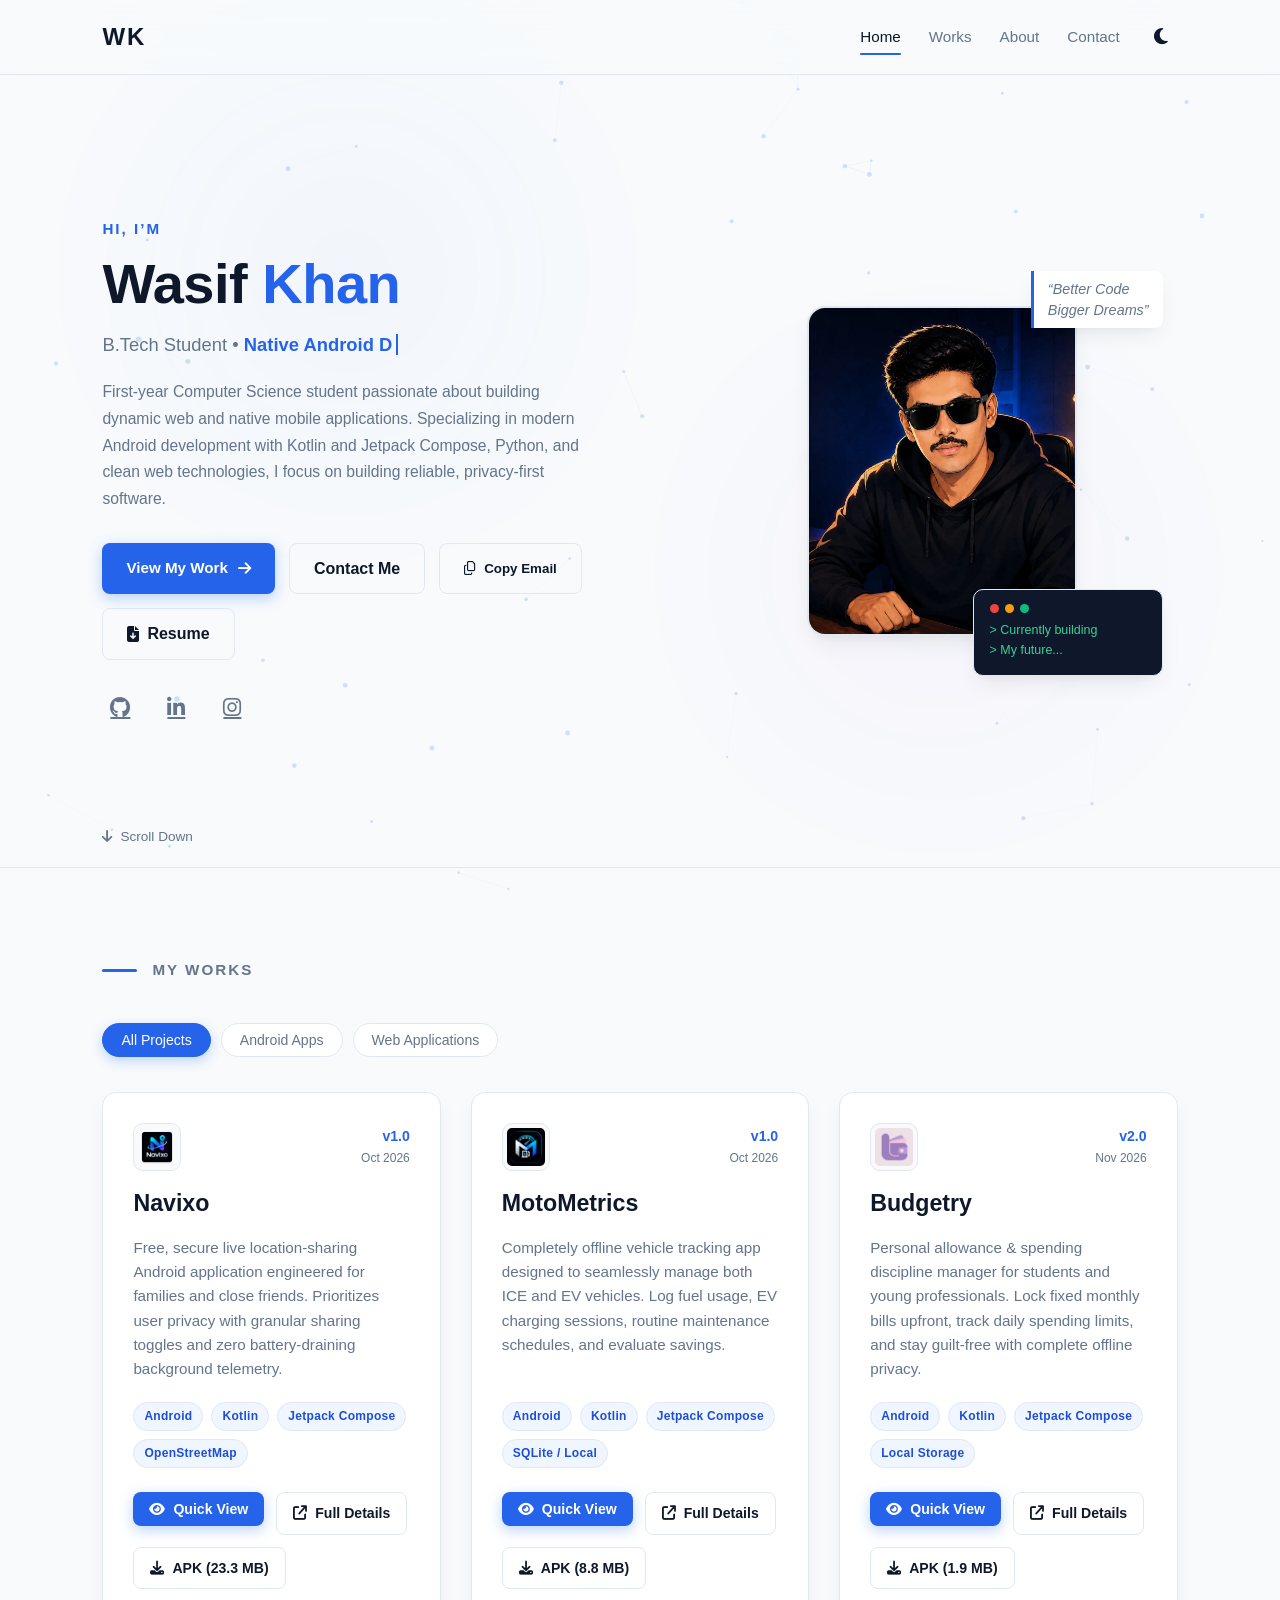
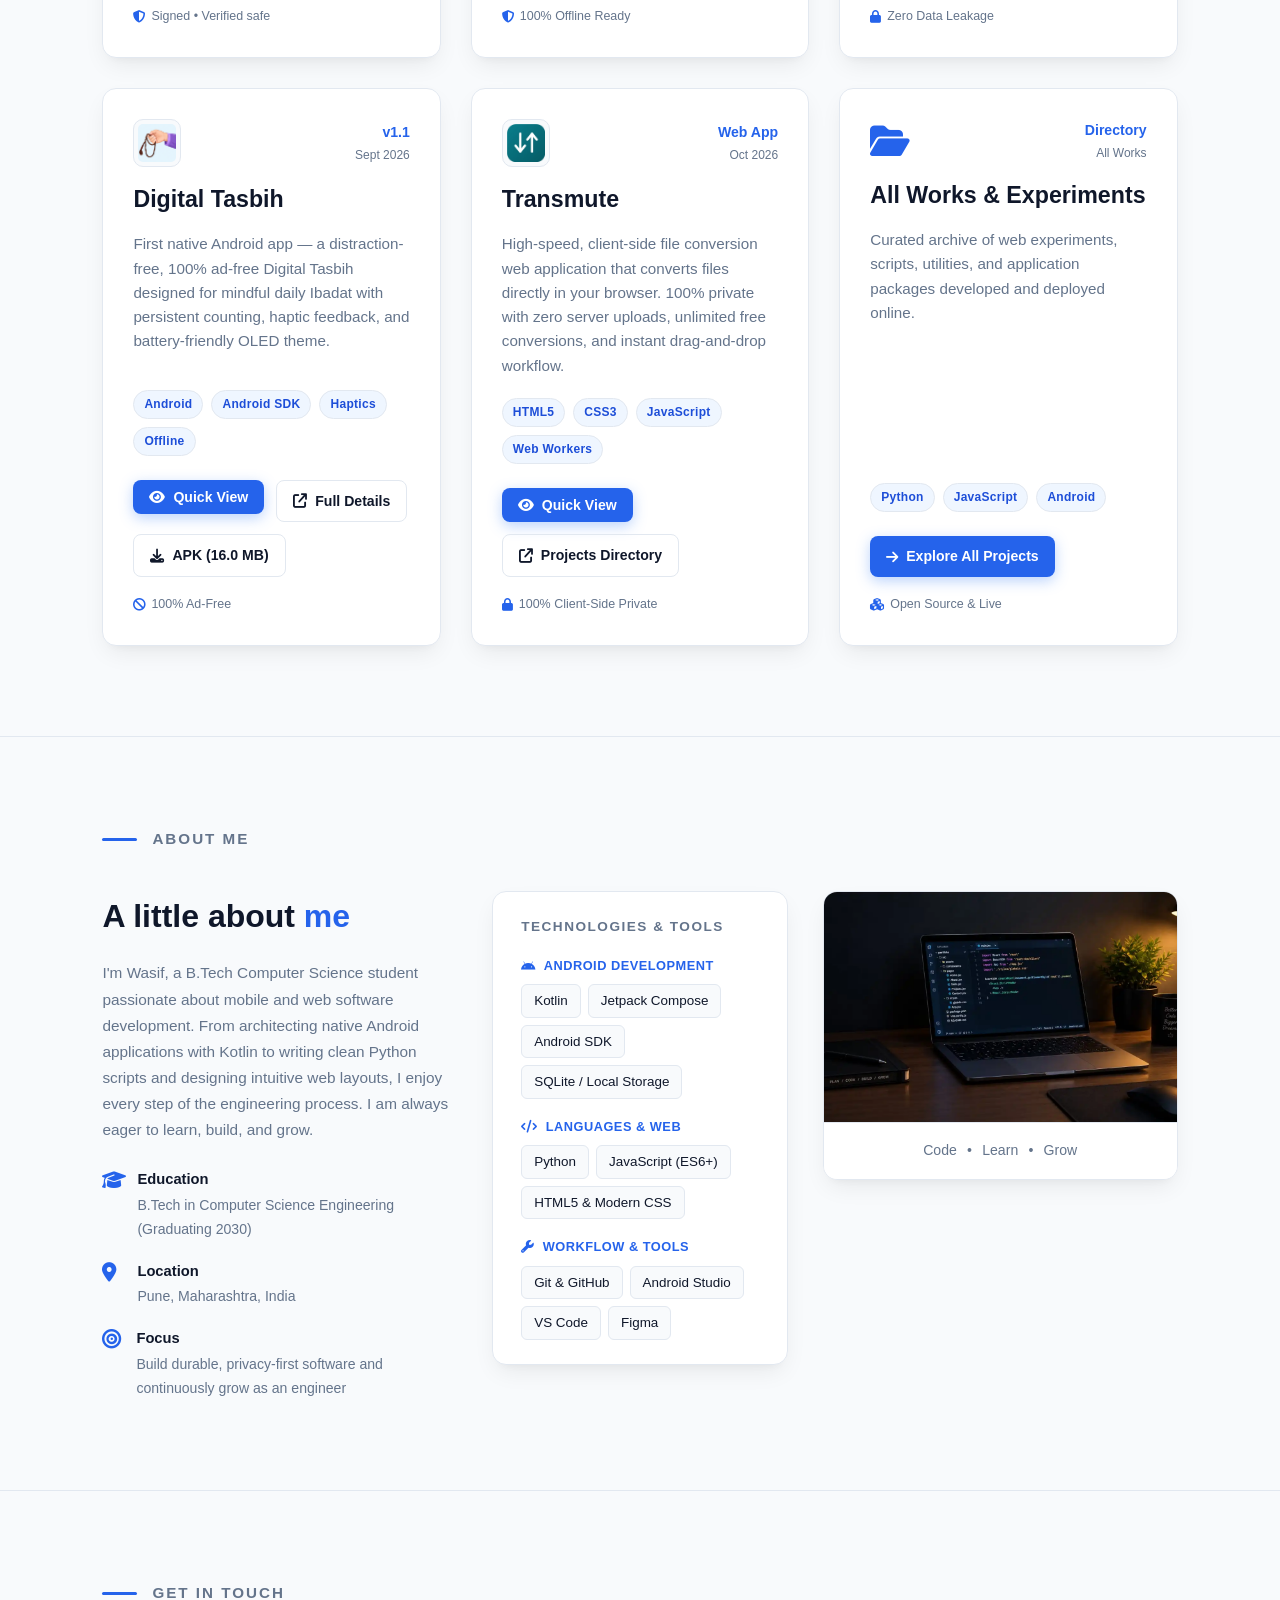
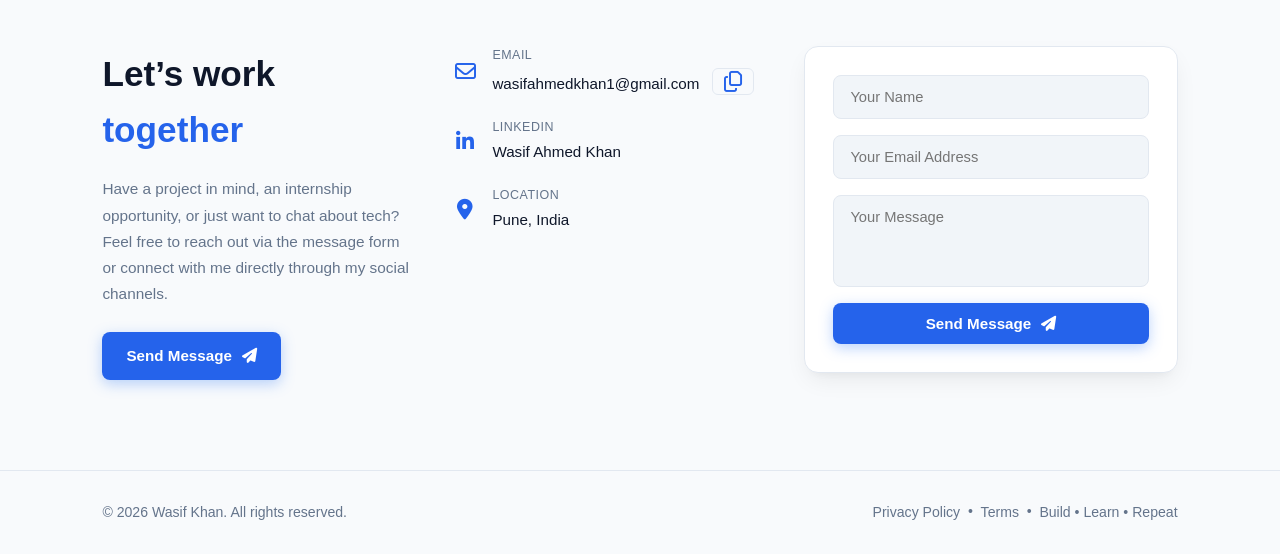
<file: index.html>
<!DOCTYPE html>
<html lang="en">
<head>
    <meta charset="UTF-8">
    <meta name="viewport" content="width=device-width, initial-scale=1.0">
    <meta name="theme-color" content="#080c14">
    <title>Wasif Khan | Software Engineer & Developer Portfolio</title>
    
    <link rel="canonical" href="https://wasifahmedkhan1-web.github.io/WKportfolio/">
    <meta name="description" content="Portfolio of Wasif Khan - Computer Science student & aspiring Software Engineer specializing in Native Android, Python, and Web Development.">
    <meta name="keywords" content="Wasif Khan, Portfolio, Software Engineer, Web Development, Android, Kotlin, Jetpack Compose, Python, Pune">
    <meta name="author" content="Wasif Khan">

    <meta property="og:type" content="website">
    <meta property="og:url" content="https://wasifahmedkhan1-web.github.io/WKportfolio/">
    <meta property="og:title" content="Wasif Khan | Software Engineer & Developer Portfolio">
    <meta property="og:description" content="Computer Science student passionate about building dynamic web and mobile applications.">
    <meta property="og:image" content="https://wasifahmedkhan1-web.github.io/WKportfolio/Images/wasif_FP.webp">
    
    <meta name="twitter:card" content="summary_large_image">
    <meta name="twitter:title" content="Wasif Khan | Portfolio">
    <meta name="twitter:description" content="Computer Science student passionate about building dynamic web and mobile applications.">
    <meta name="twitter:image" content="https://wasifahmedkhan1-web.github.io/WKportfolio/Images/wasif_FP.webp">

    <link rel="icon" type="image/svg+xml" href="Images/Small_Logos/WK_Logo.svg">
    <link rel="icon" type="image/png" sizes="32x32" href="Images/Small_Logos/WKLogo_Favi.png">
    <link rel="apple-touch-icon" sizes="180x180" href="Images/Small_Logos/WKLogo_Favi.png">
    <link rel="manifest" href="site.webmanifest">

    <link rel="stylesheet" href="style.css">
    <link rel="stylesheet" href="https://cdnjs.cloudflare.com/ajax/libs/font-awesome/6.4.0/css/all.min.css">
</head>
<body>
    <canvas id="bg-canvas" aria-hidden="true"></canvas>
    <div class="ambient-glow glow-1" aria-hidden="true"></div>
    <div class="ambient-glow glow-2" aria-hidden="true"></div>

    <header>
        <a href="#home" class="logo" aria-label="Wasif Khan Portfolio Home">WK</a>
        <div class="header-right">
            <nav id="nav-menu" aria-label="Main Navigation">
                <a href="#home" class="active">Home</a>
                <a href="#works">Works</a>
                <a href="#about">About</a>
                <a href="#contact">Contact</a>
            </nav>
            <div class="header-actions">
                <button id="theme-toggle" aria-label="Toggle dark/light theme">
                    <i class="fa-regular fa-sun"></i>
                </button>
                <button id="menu-toggle" class="menu-toggle" aria-label="Toggle navigation menu" aria-expanded="false">
                    <i class="fa-solid fa-bars"></i>
                </button>
            </div>
        </div>
    </header>

    <main>
        <section id="home" class="hero-section">
            <div class="hero-content">
                <p class="greeting">HI, I’M</p>
                <h1>Wasif <span class="highlight">Khan</span></h1>
                <p class="subtitle">B.Tech Student &bull; <span class="typewriter-text" id="typewriter-text">Native Android Developer</span></p>
                <p class="description">
                    First-year Computer Science student passionate about building dynamic web and native mobile applications. Specializing in modern Android development with Kotlin and Jetpack Compose, Python, and clean web technologies, I focus on building reliable, privacy-first software.
                </p>
                <div class="hero-buttons">
                    <a href="#works" class="btn-primary">View My Work <i class="fa-solid fa-arrow-right"></i></a>
                    <a href="#contact" class="btn-secondary">Contact Me</a>
                    <button type="button" class="btn-secondary copy-email-btn" data-email="wasifahmedkhan1@gmail.com" title="Copy Email">
                        <i class="fa-regular fa-copy"></i> Copy Email
                    </button>
                    <a href="Resume/WK_Resume.pdf" target="_blank" download="Wasif_Khan_Resume.pdf" class="btn-secondary">
                        <i class="fa-solid fa-file-arrow-down"></i> Resume
                    </a>
                </div>

                <div class="social-icons">
                    <a href="https://github.com/wasifahmedkhan1-web" target="_blank" rel="noopener noreferrer" aria-label="GitHub Profile">
                        <i class="fa-brands fa-github"></i>
                    </a>
                    <a href="https://www.linkedin.com/in/wasif-ahmed-khan-42736443b?utm_source=share_via&utm_content=profile&utm_medium=member_android" target="_blank" rel="noopener noreferrer" aria-label="LinkedIn Profile">
                        <i class="fa-brands fa-linkedin-in"></i>
                    </a>
                    <a href="https://www.instagram.com/wasif.khan2007?obrf=cGVhc2Q5YnM0ajBz" target="_blank" rel="noopener noreferrer" aria-label="Instagram Profile">
                        <i class="fa-brands fa-instagram"></i>
                    </a>
                </div>
            </div>

            <div class="hero-visual">
                <div class="profile-card">
                    <img src="Images/wasif_FP.webp" alt="Wasif Khan profile photo" width="270" height="330">
                </div>
                <div class="quote-box">
                    <p>“Better Code<br>Bigger Dreams”</p>
                </div>
                <div class="terminal-box" aria-hidden="true">
                    <div class="terminal-dots">
                        <span class="dot red"></span>
                        <span class="dot yellow"></span>
                        <span class="dot green"></span>
                    </div>
                    <p>&gt; Currently building</p>
                    <p>&gt; My future...</p>
                </div>
            </div>

            <div class="scroll-down">
                <a href="#works"><i class="fa-solid fa-arrow-down"></i> Scroll Down</a>
            </div>
        </section>

        <section id="works" class="works-section">
            <div class="works-header">
                <span class="line"></span>
                <h2>MY WORKS</h2>
            </div>

            <div class="filter-bar">
                <button class="filter-btn active" data-filter="all">All Projects</button>
                <button class="filter-btn" data-filter="android">Android Apps</button>
                <button class="filter-btn" data-filter="web">Web Applications</button>
            </div>
            
            <div class="works-grid">
                <div class="work-card reveal" data-category="android">
                    <div class="card-header">
                        <img src="Images/Navixo_logo.webp" alt="Navixo Logo" class="custom-work-logo" width="48" height="48" loading="lazy" decoding="async">
                        <div class="app-meta">
                            <span class="version">v1.0</span>
                            <span class="date">Oct 2026</span>
                        </div>
                    </div>
                    <h3>Navixo</h3>
                    <p>Free, secure live location-sharing Android application engineered for families and close friends. Prioritizes user privacy with granular sharing toggles and zero battery-draining background telemetry.</p>
                    <div class="tech-tags">
                        <span class="tag">Android</span>
                        <span class="tag">Kotlin</span>
                        <span class="tag">Jetpack Compose</span>
                        <span class="tag">OpenStreetMap</span>
                    </div>
                    <div class="card-actions">
                        <button type="button" class="btn-primary btn-small" data-app="navixo">
                            <i class="fa-solid fa-eye"></i> Quick View
                        </button>
                        <a href="navixo.html" class="btn-secondary btn-small">
                            <i class="fa-solid fa-arrow-up-right-from-square"></i> Full Details
                        </a>
                        <a href="APKs/Navixo.apk" download="Navixo.apk" class="btn-secondary btn-small">
                            <i class="fa-solid fa-download"></i> APK (23.3 MB)
                        </a>
                    </div>
                    <span class="apk-notice"><i class="fa-solid fa-shield-halved"></i> Signed &bull; Verified safe</span>
                </div>

                <div class="work-card reveal" data-category="android">
                    <div class="card-header">
                        <img src="Images/MotoMetrics_logo.webp" alt="MotoMetrics Logo" class="custom-work-logo" width="48" height="48" loading="lazy" decoding="async">
                        <div class="app-meta">
                            <span class="version">v1.0</span>
                            <span class="date">Oct 2026</span>
                        </div>
                    </div>
                    <h3>MotoMetrics</h3>
                    <p>Completely offline vehicle tracking app designed to seamlessly manage both ICE and EV vehicles. Log fuel usage, EV charging sessions, routine maintenance schedules, and evaluate savings.</p>
                    <div class="tech-tags">
                        <span class="tag">Android</span>
                        <span class="tag">Kotlin</span>
                        <span class="tag">Jetpack Compose</span>
                        <span class="tag">SQLite / Local</span>
                    </div>
                    <div class="card-actions">
                        <button type="button" class="btn-primary btn-small" data-app="motometrics">
                            <i class="fa-solid fa-eye"></i> Quick View
                        </button>
                        <a href="motometrics.html" class="btn-secondary btn-small">
                            <i class="fa-solid fa-arrow-up-right-from-square"></i> Full Details
                        </a>
                        <a href="APKs/MotoMetrics.apk" download="MotoMetrics.apk" class="btn-secondary btn-small">
                            <i class="fa-solid fa-download"></i> APK (8.8 MB)
                        </a>
                    </div>
                    <span class="apk-notice"><i class="fa-solid fa-shield-halved"></i> 100% Offline Ready</span>
                </div>

                <div class="work-card reveal" data-category="android">
                    <div class="card-header">
                        <img src="Images/Budgetry_logo.webp" alt="Budgetry Logo" class="custom-work-logo" width="48" height="48" loading="lazy" decoding="async">
                        <div class="app-meta">
                            <span class="version">v2.0</span>
                            <span class="date">Nov 2026</span>
                        </div>
                    </div>
                    <h3>Budgetry</h3>
                    <p>Personal allowance & spending discipline manager for students and young professionals. Lock fixed monthly bills upfront, track daily spending limits, and stay guilt-free with complete offline privacy.</p>
                    <div class="tech-tags">
                        <span class="tag">Android</span>
                        <span class="tag">Kotlin</span>
                        <span class="tag">Jetpack Compose</span>
                        <span class="tag">Local Storage</span>
                    </div>
                    <div class="card-actions">
                        <button type="button" class="btn-primary btn-small" data-app="budgetry">
                            <i class="fa-solid fa-eye"></i> Quick View
                        </button>
                        <a href="budgetry.html" class="btn-secondary btn-small">
                            <i class="fa-solid fa-arrow-up-right-from-square"></i> Full Details
                        </a>
                        <a href="APKs/Budgetry.apk" download="Budgetry.apk" class="btn-secondary btn-small">
                            <i class="fa-solid fa-download"></i> APK (1.9 MB)
                        </a>
                    </div>
                    <span class="apk-notice"><i class="fa-solid fa-lock"></i> Zero Data Leakage</span>
                </div>

                <div class="work-card reveal" data-category="android">
                    <div class="card-header">
                        <img src="Images/Digi_Tasbih_logo.webp" alt="Digital Tasbih Logo" class="custom-work-logo" width="48" height="48" loading="lazy" decoding="async">
                        <div class="app-meta">
                            <span class="version">v1.1</span>
                            <span class="date">Sept 2026</span>
                        </div>
                    </div>
                    <h3>Digital Tasbih</h3>
                    <p>First native Android app — a distraction-free, 100% ad-free Digital Tasbih designed for mindful daily Ibadat with persistent counting, haptic feedback, and battery-friendly OLED theme.</p>
                    <div class="tech-tags">
                        <span class="tag">Android</span>
                        <span class="tag">Android SDK</span>
                        <span class="tag">Haptics</span>
                        <span class="tag">Offline</span>
                    </div>
                    <div class="card-actions">
                        <button type="button" class="btn-primary btn-small" data-app="tasbih">
                            <i class="fa-solid fa-eye"></i> Quick View
                        </button>
                        <a href="digital-tasbih.html" class="btn-secondary btn-small">
                            <i class="fa-solid fa-arrow-up-right-from-square"></i> Full Details
                        </a>
                        <a href="APKs/Digi%20Tasbih.apk" download="Digital_Tasbih.apk" class="btn-secondary btn-small">
                            <i class="fa-solid fa-download"></i> APK (16.0 MB)
                        </a>
                    </div>
                    <span class="apk-notice"><i class="fa-solid fa-ban"></i> 100% Ad-Free</span>
                </div>

                <div class="work-card reveal" data-category="web">
                    <div class="card-header">
                        <img src="Images/Transmute.webp" alt="Transmute Logo" class="custom-work-logo" width="48" height="48" loading="lazy" decoding="async">
                        <div class="app-meta">
                            <span class="version">Web App</span>
                            <span class="date">Oct 2026</span>
                        </div>
                    </div>
                    <h3>Transmute</h3>
                    <p>High-speed, client-side file conversion web application that converts files directly in your browser. 100% private with zero server uploads, unlimited free conversions, and instant drag-and-drop workflow.</p>
                    <div class="tech-tags">
                        <span class="tag">HTML5</span>
                        <span class="tag">CSS3</span>
                        <span class="tag">JavaScript</span>
                        <span class="tag">Web Workers</span>
                    </div>
                    <div class="card-actions">
                        <button type="button" class="btn-primary btn-small" data-app="transmute">
                            <i class="fa-solid fa-eye"></i> Quick View
                        </button>
                        <a href="projects.html" class="btn-secondary btn-small">
                            <i class="fa-solid fa-arrow-up-right-from-square"></i> Projects Directory
                        </a>
                    </div>
                    <span class="apk-notice"><i class="fa-solid fa-lock"></i> 100% Client-Side Private</span>
                </div>

                <div class="work-card reveal" data-category="web">
                    <div class="card-header">
                        <i class="fa-solid fa-folder-open work-icon"></i>
                        <div class="app-meta">
                            <span class="version">Directory</span>
                            <span class="date">All Works</span>
                        </div>
                    </div>
                    <h3>All Works & Experiments</h3>
                    <p>Curated archive of web experiments, scripts, utilities, and application packages developed and deployed online.</p>
                    <div class="tech-tags">
                        <span class="tag">Python</span>
                        <span class="tag">JavaScript</span>
                        <span class="tag">Android</span>
                    </div>
                    <div class="card-actions">
                        <a href="projects.html" class="btn-primary btn-small">
                            <i class="fa-solid fa-arrow-right"></i> Explore All Projects
                        </a>
                    </div>
                    <span class="apk-notice"><i class="fa-solid fa-cubes"></i> Open Source &amp; Live</span>
                </div>
            </div>
        </section>

        <section id="about" class="about-section">
            <div class="about-header">
                <span class="line"></span>
                <h2>ABOUT ME</h2>
            </div>
            
            <div class="about-grid">
                <div class="about-text reveal">
                    <h3>A little about <span class="highlight">me</span></h3>
                    <p>
                        I'm Wasif, a B.Tech Computer Science student passionate about mobile and web software development. From architecting native Android applications with Kotlin to writing clean Python scripts and designing intuitive web layouts, I enjoy every step of the engineering process. I am always eager to learn, build, and grow.
                    </p>

                    <div class="about-info-list">
                        <div class="info-item">
                            <i class="fa-solid fa-graduation-cap"></i>
                            <div>
                                <strong>Education</strong>
                                <p>B.Tech in Computer Science Engineering (Graduating 2030)</p>
                            </div>
                        </div>
                        <div class="info-item">
                            <i class="fa-solid fa-location-dot"></i>
                            <div>
                                <strong>Location</strong>
                                <p>Pune, Maharashtra, India</p>
                            </div>
                        </div>
                        <div class="info-item">
                            <i class="fa-solid fa-bullseye"></i>
                            <div>
                                <strong>Focus</strong>
                                <p>Build durable, privacy-first software and continuously grow as an engineer</p>
                            </div>
                        </div>
                    </div>
                </div>

                <div class="skills-container reveal">
                    <h4>TECHNOLOGIES &amp; TOOLS</h4>
                    <div class="skills-group">
                        <span class="skills-group-title"><i class="fa-brands fa-android"></i> Android Development</span>
                        <div class="skills-tags">
                            <span class="subtle-tag">Kotlin</span>
                            <span class="subtle-tag">Jetpack Compose</span>
                            <span class="subtle-tag">Android SDK</span>
                            <span class="subtle-tag">SQLite / Local Storage</span>
                        </div>
                    </div>
                    <div class="skills-group">
                        <span class="skills-group-title"><i class="fa-solid fa-code"></i> Languages &amp; Web</span>
                        <div class="skills-tags">
                            <span class="subtle-tag">Python</span>
                            <span class="subtle-tag">JavaScript (ES6+)</span>
                            <span class="subtle-tag">HTML5 &amp; Modern CSS</span>
                        </div>
                    </div>
                    <div class="skills-group">
                        <span class="skills-group-title"><i class="fa-solid fa-wrench"></i> Workflow &amp; Tools</span>
                        <div class="skills-tags">
                            <span class="subtle-tag">Git &amp; GitHub</span>
                            <span class="subtle-tag">Android Studio</span>
                            <span class="subtle-tag">VS Code</span>
                            <span class="subtle-tag">Figma</span>
                        </div>
                    </div>
                </div>

                <div class="about-image-card reveal">
                    <img src="Images/BG_Laptop.webp" alt="Workspace development setup" width="400" height="230" loading="lazy" decoding="async">
                    <div class="image-footer-tags">
                        <span>Code</span> &bull; <span>Learn</span> &bull; <span>Grow</span>
                    </div>
                </div>
            </div>
        </section>

        <section id="contact" class="contact-section">
            <div class="contact-header">
                <span class="line"></span>
                <h2>GET IN TOUCH</h2>
            </div>

            <div class="contact-grid">
                <div class="contact-info reveal">
                    <h3>Let’s work <span class="highlight">together</span></h3>
                    <p>
                        Have a project in mind, an internship opportunity, or just want to chat about tech? Feel free to reach out via the message form or connect with me directly through my social channels.
                    </p>
                    <a href="#contact-form" class="btn-primary">Send Message <i class="fa-solid fa-paper-plane"></i></a>
                </div>

                <div class="contact-details reveal">
                    <div class="detail-row">
                        <i class="fa-regular fa-envelope"></i>
                        <div>
                            <small>Email</small>
                            <p>
                                <a href="mailto:wasifahmedkhan1@gmail.com">wasifahmedkhan1@gmail.com</a>
                                <button type="button" class="copy-email-btn inline-copy-btn" data-email="wasifahmedkhan1@gmail.com" title="Copy Email">
                                    <i class="fa-regular fa-copy"></i>
                                </button>
                            </p>
                        </div>
                    </div>
                    <div class="detail-row">
                        <i class="fa-brands fa-linkedin-in"></i>
                        <div>
                            <small>LinkedIn</small>
                            <p><a href="https://www.linkedin.com/in/wasif-ahmed-khan-42736443b?utm_source=share_via&utm_content=profile&utm_medium=member_android" target="_blank" rel="noopener noreferrer">Wasif Ahmed Khan</a></p>
                        </div>
                    </div>
                    <div class="detail-row">
                        <i class="fa-solid fa-location-dot"></i>
                        <div>
                            <small>Location</small>
                            <p>Pune, India</p>
                        </div>
                    </div>
                </div>

                <div class="contact-form-card reveal" id="contact-form">
                    <form id="form" novalidate>
                        <input type="hidden" name="access_key" value="YOUR_ACCESS_KEY_HERE">
                        
                        <div class="form-field-group">
                            <input type="text" name="name" id="name" placeholder="Your Name" required autocomplete="name" aria-label="Your Name" aria-describedby="name-error">
                            <span class="field-error-msg" id="name-error" role="alert"></span>
                        </div>

                        <div class="form-field-group">
                            <input type="email" name="email" id="email" placeholder="Your Email Address" required autocomplete="email" aria-label="Your Email Address" aria-describedby="email-error">
                            <span class="field-error-msg" id="email-error" role="alert"></span>
                        </div>

                        <div class="form-field-group">
                            <textarea name="message" id="message" placeholder="Your Message" rows="4" required aria-label="Your Message" aria-describedby="message-error"></textarea>
                            <span class="field-error-msg" id="message-error" role="alert"></span>
                        </div>
                        
                        <button type="submit" class="btn-primary full-width">Send Message <i class="fa-solid fa-paper-plane"></i></button>
                        <div id="form-status" class="form-status" role="alert"></div>
                    </form>
                </div>
            </div>
        </section>
    </main>

    <div class="mobile-sticky-cta" id="mobile-sticky-cta" aria-label="Quick Actions">
        <a href="#contact" class="btn-primary">
            <i class="fa-regular fa-paper-plane"></i> Contact Me
        </a>
        <a href="Resume/WK_Resume.pdf" target="_blank" download="Wasif_Khan_Resume.pdf" class="btn-secondary">
            <i class="fa-solid fa-file-arrow-down"></i> Resume
        </a>
    </div>

    <div id="app-modal" class="modal" role="dialog" aria-modal="true" aria-hidden="true">
        <div class="modal-backdrop"></div>
        <div class="modal-dialog">
            <button class="modal-close" id="modal-close" aria-label="Close modal">&times;</button>
            <div class="modal-body" id="modal-body"></div>
        </div>
    </div>

    <button id="back-to-top" class="back-to-top" aria-label="Back to top" title="Back to top">
        <svg class="progress-ring" width="46" height="46" aria-hidden="true">
            <circle class="progress-ring-circle-bg" stroke-width="3" fill="transparent" r="20" cx="23" cy="23"/>
            <circle class="progress-ring-circle" stroke-width="3" fill="transparent" r="20" cx="23" cy="23"/>
        </svg>
        <i class="fa-solid fa-arrow-up"></i>
    </button>

    <div id="toast-container" class="toast-container" aria-live="polite"></div>

    <footer>
        <p>&copy; 2026 Wasif Khan. All rights reserved.</p>
        <div class="footer-links">
            <a href="privacy.html">Privacy Policy</a> &bull; 
            <a href="terms.html">Terms</a> &bull; 
            <span>Build &bull; Learn &bull; Repeat</span>
        </div>
    </footer>

    <script src="script.js"></script>
</body>
</html>
</file>
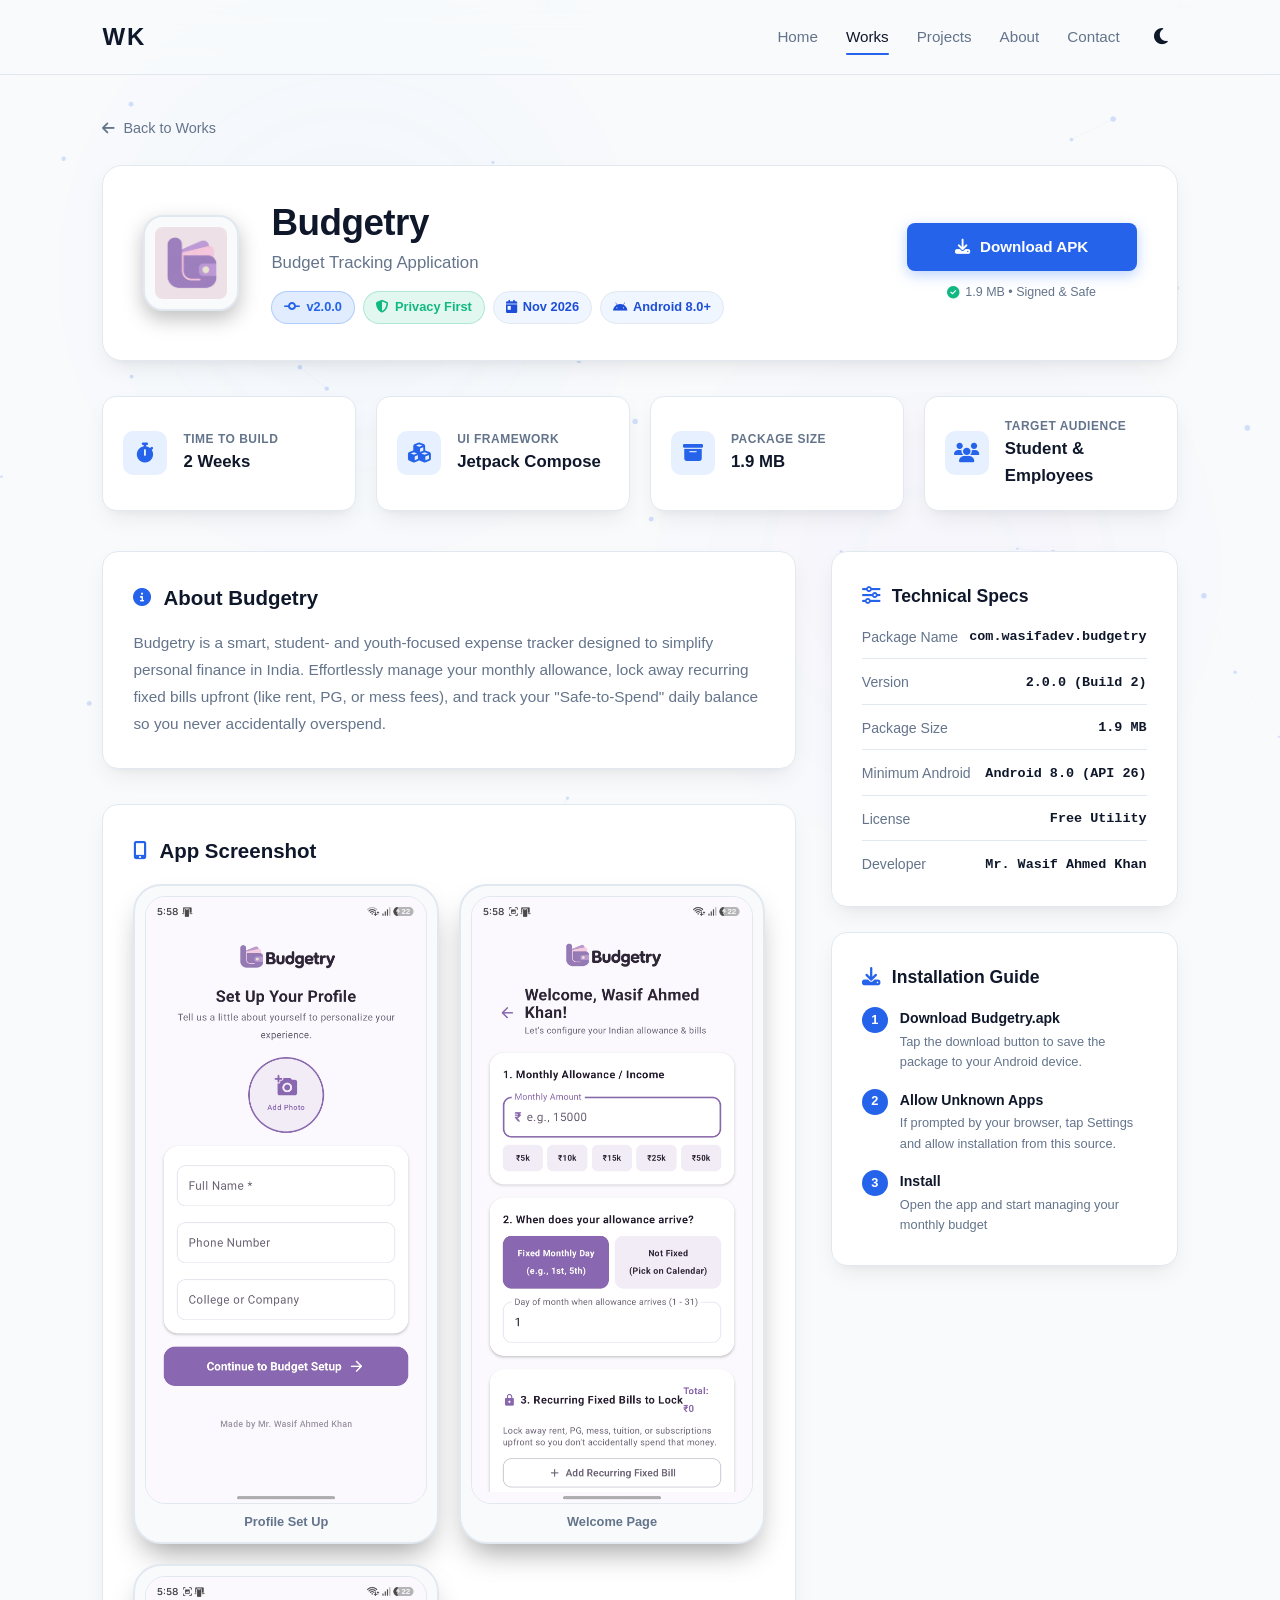
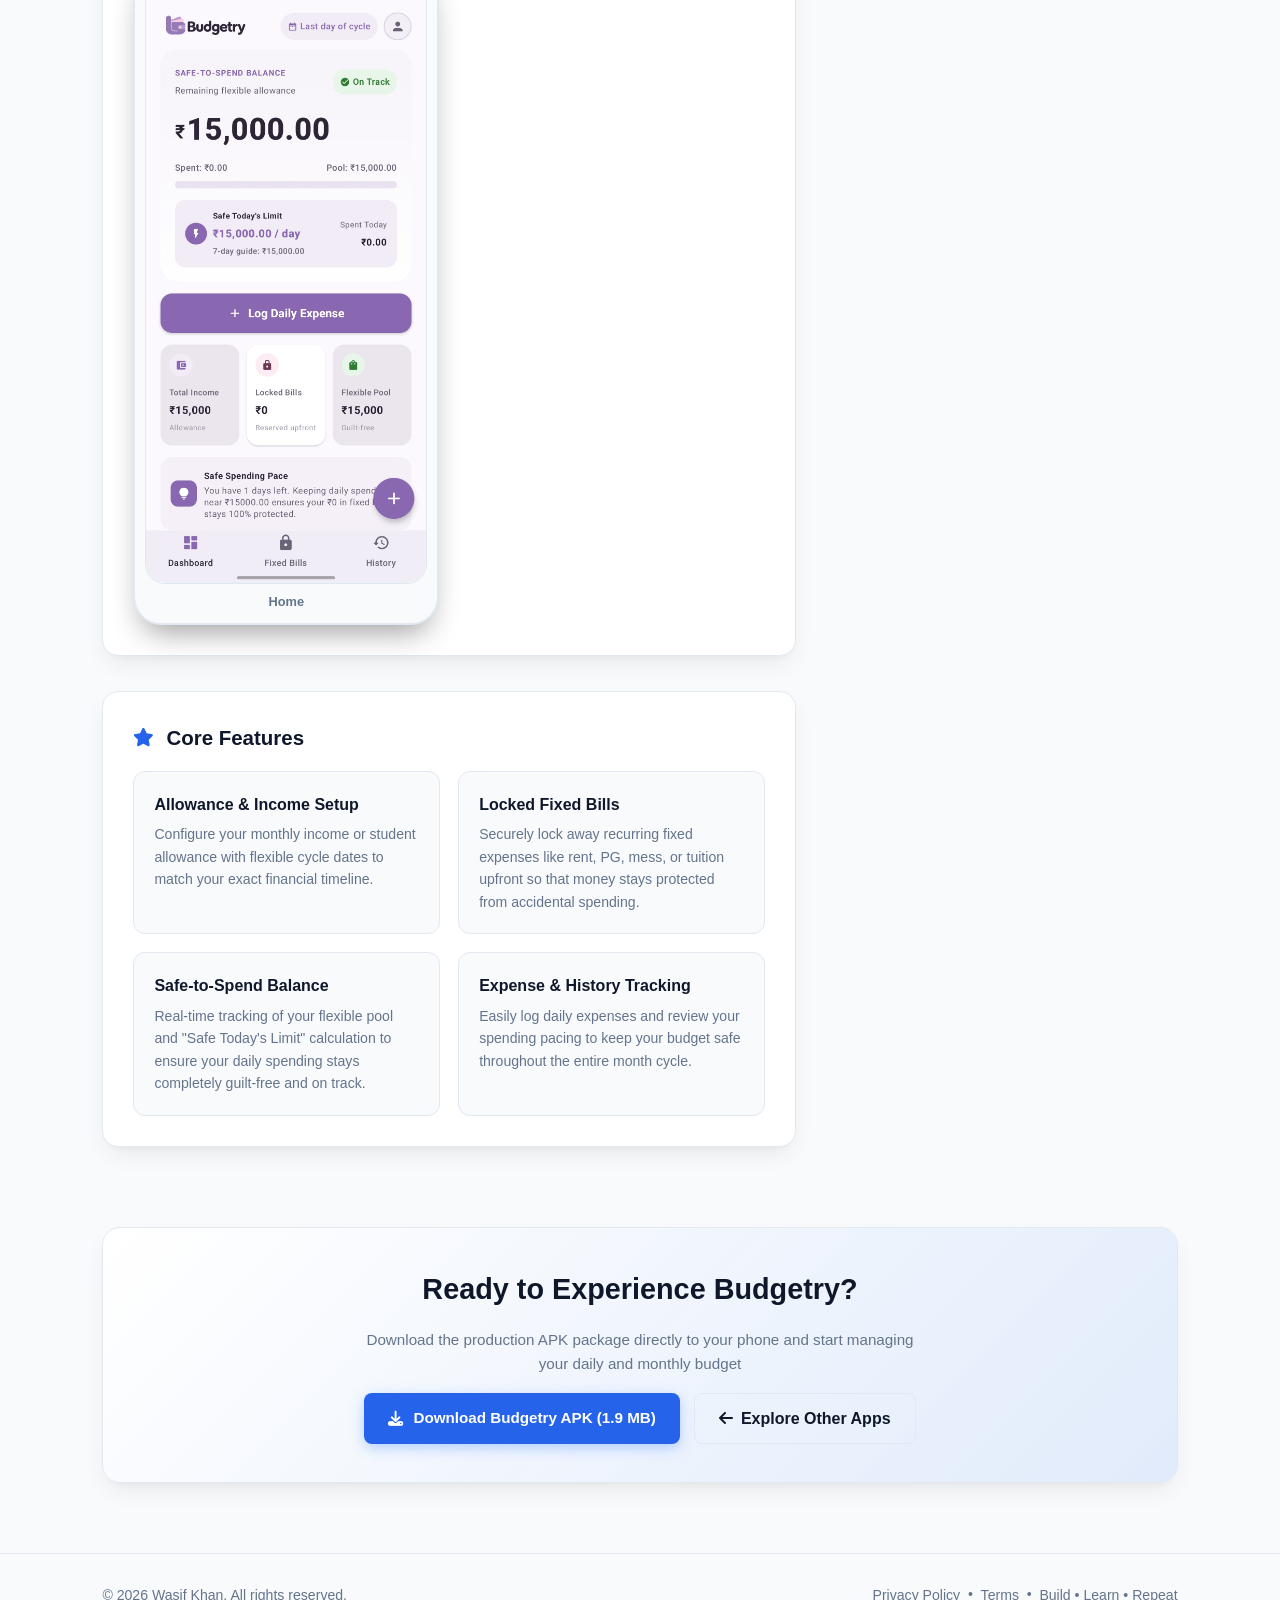
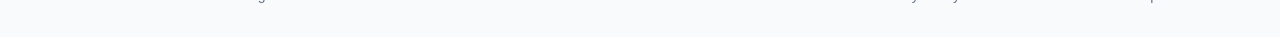
<file: budgetry.html>
<!DOCTYPE html>
<html lang="en">
<head>
    <meta charset="UTF-8">
    <meta name="viewport" content="width=device-width, initial-scale=1.0">
    <meta name="theme-color" content="#080c14">
    <title>Budgetry - Budget Tracking Application | Wasif Khan</title>
    
    <link rel="canonical" href="https://wasifahmedkhan1-web.github.io/WKportfolio/budgetry.html">
    <meta name="description" content="Budgetry is a student- and employee-focused expense tracking Android app built with Kotlin and Jetpack Compose to manage monthly allowances and fixed bills.">
    <meta name="author" content="Wasif Khan">

    <meta property="og:type" content="website">
    <meta property="og:url" content="https://wasifahmedkhan1-web.github.io/WKportfolio/budgetry.html">
    <meta property="og:title" content="Budgetry - Budget Tracking Application">
    <meta property="og:description" content="Take control of your allowance. Lock fixed bills upfront, track daily spending limits, and stay guilt-free with Budgetry.">
    <meta property="og:image" content="https://wasifahmedkhan1-web.github.io/WKportfolio/Images/Budgetry_logo.webp">

    <meta name="twitter:card" content="summary_large_image">
    <meta name="twitter:title" content="Budgetry - Budget Tracking Application">
    <meta name="twitter:description" content="Take control of your allowance. Lock fixed bills upfront, track daily spending limits, and stay guilt-free with Budgetry.">
    <meta name="twitter:image" content="https://wasifahmedkhan1-web.github.io/WKportfolio/Images/Budgetry_logo.webp">

    <link rel="icon" type="image/svg+xml" href="Images/Small_Logos/Budgetry_Logo.svg">
    <link rel="icon" type="image/png" sizes="32x32" href="Images/Small_Logos/Budgetry_logo.png">
    <link rel="apple-touch-icon" sizes="180x180" href="Images/Small_Logos/Budgetry_Favi.png">
    <link rel="manifest" href="site.webmanifest">

    <link rel="stylesheet" href="style.css">
    <link rel="stylesheet" href="https://cdnjs.cloudflare.com/ajax/libs/font-awesome/6.4.0/css/all.min.css">
</head>
<body>

        <canvas id="bg-canvas"></canvas>
    <div class="ambient-glow glow-1"></div>
    <div class="ambient-glow glow-2"></div>
<header>
        <a href="index.html" class="logo" aria-label="Wasif Khan Portfolio Home">WK</a>
        <div class="header-right">
            <nav id="nav-menu" aria-label="Main Navigation">
                <a href="index.html#home">Home</a>
                <a href="index.html#works" class="active">Works</a>
                <a href="projects.html">Projects</a>
                <a href="index.html#about">About</a>
                <a href="index.html#contact">Contact</a>
            </nav>
            <div class="header-actions">
                <button id="theme-toggle" aria-label="Toggle dark/light theme">
                    <i class="fa-regular fa-sun"></i>
                </button>
                <button id="menu-toggle" class="menu-toggle" aria-label="Toggle navigation menu" aria-expanded="false">
                    <i class="fa-solid fa-bars"></i>
                </button>
            </div>
        </div>
    </header>

    <main>
        <div class="app-detail-header">
            <a href="index.html#works" class="breadcrumb-nav">
                <i class="fa-solid fa-arrow-left"></i> Back to Works
            </a>

            <div class="app-hero-card">
                <img src="Images/Budgetry_logo.webp" alt="Budgetry Application Icon" class="app-hero-logo" width="96" height="96">
                
                <div class="app-hero-info">
                    <h1>Budgetry</h1>
                    <p class="app-tagline">Budget Tracking Application</p>
                    
                    <div class="app-badge-row">
                        <span class="badge-pill accent"><i class="fa-solid fa-code-commit"></i> v2.0.0</span>
                        <span class="badge-pill success"><i class="fa-solid fa-shield-halved"></i> Privacy First</span>
                        <span class="badge-pill"><i class="fa-solid fa-calendar-day"></i> Nov 2026</span>
                        <span class="badge-pill"><i class="fa-brands fa-android"></i> Android 8.0+</span>
                    </div>
                </div>

                <div class="app-hero-actions">
                    <a href="APKs/Budgetry.apk" download="Budgetry.apk" class="btn-primary">
                        <i class="fa-solid fa-download"></i> Download APK
                    </a>
                    <span class="direct-apk-note">
                        <i class="fa-solid fa-circle-check" style="color: #10b981;"></i> 1.9 MB &bull; Signed & Safe
                    </span>
                </div>
            </div>

            <div class="app-metrics-bar">
                <div class="metric-card">
                    <div class="metric-icon"><i class="fa-solid fa-stopwatch"></i></div>
                    <div class="metric-content">
                        <small>Time to Build</small>
                        <strong>2 Weeks</strong>
                    </div>
                </div>
                <div class="metric-card">
                    <div class="metric-icon"><i class="fa-solid fa-cubes"></i></div>
                    <div class="metric-content">
                        <small>UI Framework</small>
                        <strong>Jetpack Compose</strong>
                    </div>
                </div>
                <div class="metric-card">
                    <div class="metric-icon"><i class="fa-solid fa-box-archive"></i></div>
                    <div class="metric-content">
                        <small>Package Size</small>
                        <strong>1.9 MB</strong>
                    </div>
                </div>
                <div class="metric-card">
                    <div class="metric-icon"><i class="fa-solid fa-users"></i></div>
                    <div class="metric-content">
                        <small>Target Audience</small>
                        <strong>Student & Employees</strong>
                    </div>  
                </div>
            </div>

            <div class="app-body-layout">
                <div class="app-content-column">
                    
                    <div class="section-block">
                        <h2 class="section-block-title">
                            <i class="fa-solid fa-circle-info"></i> About Budgetry
                        </h2>
                        <p class="section-paragraph">
                        Budgetry is a smart, student- and youth-focused expense tracker designed to simplify personal finance in India. Effortlessly manage your monthly allowance, lock away recurring fixed bills upfront (like rent, PG, or mess fees), and track your "Safe-to-Spend" daily balance so you never accidentally overspend.
                        </p>
                    </div>

                    <div class="section-block">
                        <h2 class="section-block-title">
                            <i class="fa-solid fa-mobile-screen-button"></i> App Screenshot
                        </h2>

                        <div class="screenshot-gallery">
                            <div class="mockup-phone">
                                <div class="phone-screen">
                                    <img src="Screenshots/Budgetry/BudgetrySS1.webp" alt="Budgetry Profile Setup Screen" style="width: 100%; height: 100%; object-fit: cover; display: block; border-radius: 18px;" loading="lazy">
                                </div>
                                <div class="phone-caption">Profile Set Up</div>
                            </div>

                            <div class="mockup-phone">
                                <div class="phone-screen">
                                    <img src="Screenshots/Budgetry/BudgetrySS2.webp" alt="Budgetry Welcome Screen" style="width: 100%; height: 100%; object-fit: cover; display: block; border-radius: 18px;" loading="lazy">
                                </div>
                                <div class="phone-caption">Welcome Page</div>
                            </div>

                            <div class="mockup-phone">
                                <div class="phone-screen">
                                    <img src="Screenshots/Budgetry/BudgetrySS3.webp" alt="Budgetry Home Dashboard Screen" style="width: 100%; height: 100%; object-fit: cover; display: block; border-radius: 18px;" loading="lazy">
                                </div>
                                <div class="phone-caption">Home</div>
                            </div>
                        </div>
                    </div>

                    <div class="section-block">
                        <h2 class="section-block-title">
                            <i class="fa-solid fa-star"></i> Core Features
                        </h2>
                        
                        <div class="features-grid">
                            <div class="feature-box">
                                <h4>Allowance & Income Setup</h4>
                                <p>Configure your monthly income or student allowance with flexible cycle dates to match your exact financial timeline.</p>
                            </div>
                            <div class="feature-box">
                                <h4>Locked Fixed Bills</h4>
                                <p>Securely lock away recurring fixed expenses like rent, PG, mess, or tuition upfront so that money stays protected from accidental spending.</p>
                            </div>
                            <div class="feature-box">
                                <h4>Safe-to-Spend Balance</h4>
                                <p>Real-time tracking of your flexible pool and "Safe Today's Limit" calculation to ensure your daily spending stays completely guilt-free and on track.</p>
                            </div>
                            <div class="feature-box">
                                <h4>Expense & History Tracking</h4>
                                <p>Easily log daily expenses and review your spending pacing to keep your budget safe throughout the entire month cycle.</p>
                            </div>
                        </div>
                    </div>
                </div>

                <div class="app-sidebar-column">
                    
                    <div class="section-block">
                        <h3 class="section-block-title" style="font-size: 1.1rem;">
                            <i class="fa-solid fa-sliders"></i> Technical Specs
                        </h3>
                        
                        <div class="specs-table">
                            <div class="specs-row">
                                <span class="spec-label">Package Name</span>
                                <span class="spec-val">com.wasifadev.budgetry</span>
                            </div>
                            <div class="specs-row">
                                <span class="spec-label">Version</span>
                                <span class="spec-val">2.0.0 (Build 2)</span>
                            </div>
                            <div class="specs-row">
                                <span class="spec-label">Package Size</span>
                                <span class="spec-val">1.9 MB</span>
                            </div>
                            <div class="specs-row">
                                <span class="spec-label">Minimum Android</span>
                                <span class="spec-val">Android 8.0 (API 26)</span>
                            </div>
                            <div class="specs-row">
                                <span class="spec-label">License</span>
                                <span class="spec-val">Free Utility</span>
                            </div>
                            <div class="specs-row">
                                <span class="spec-label">Developer</span>
                                <span class="spec-val">Mr. Wasif Ahmed Khan</span>
                            </div>
                        </div>
                    </div>

                    <div class="section-block">
                        <h3 class="section-block-title" style="font-size: 1.1rem;">
                            <i class="fa-solid fa-download"></i> Installation Guide
                        </h3>
                        
                        <div class="install-step-list">
                            <div class="install-step">
                                <div class="step-num">1</div>
                                <div class="step-text">
                                    <strong>Download Budgetry.apk</strong>
                                    <p>Tap the download button to save the package to your Android device.</p>
                                </div>
                            </div>
                            <div class="install-step">
                                <div class="step-num">2</div>
                                <div class="step-text">
                                    <strong>Allow Unknown Apps</strong>
                                    <p>If prompted by your browser, tap Settings and allow installation from this source.</p>
                                </div>
                            </div>
                            <div class="install-step">
                                <div class="step-num">3</div>
                                <div class="step-text">
                                    <strong>Install </strong>
                                    <p>Open the app and start managing your monthly budget</p>
                                </div>
                            </div>
                        </div>
                    </div>

                </div>
            </div>
        </div>

        <div class="app-cta-banner">
            <h3>Ready to Experience Budgetry?</h3>
            <p>Download the production APK package directly to your phone and start managing your daily and monthly budget</p>
            <div class="app-cta-buttons">
                <a href="APKs/Budgetry.apk" download="Budgetry.apk" class="btn-primary">
                    <i class="fa-solid fa-download"></i> Download Budgetry APK (1.9 MB)
                </a>
                <a href="index.html#works" class="btn-secondary">
                    <i class="fa-solid fa-arrow-left"></i> Explore Other Apps
                </a>
            </div>
        </div>
    </main>

    <button id="back-to-top" class="back-to-top" aria-label="Back to top">
        <svg class="progress-ring" width="48" height="48" viewBox="0 0 48 48">
            <circle class="progress-ring-circle" cx="24" cy="24" r="20"></circle>
        </svg>
        <i class="fa-solid fa-arrow-up"></i>
    </button>

    <footer>
        <p>&copy; 2026 Wasif Khan. All rights reserved.</p>
        <div class="footer-links">
            <a href="privacy.html">Privacy Policy</a> &bull; 
            <a href="terms.html">Terms</a> &bull; 
            <span>Build &bull; Learn &bull; Repeat</span>
        </div>
    </footer>

    <script src="script.js"></script>
</body>
</html>
</file>
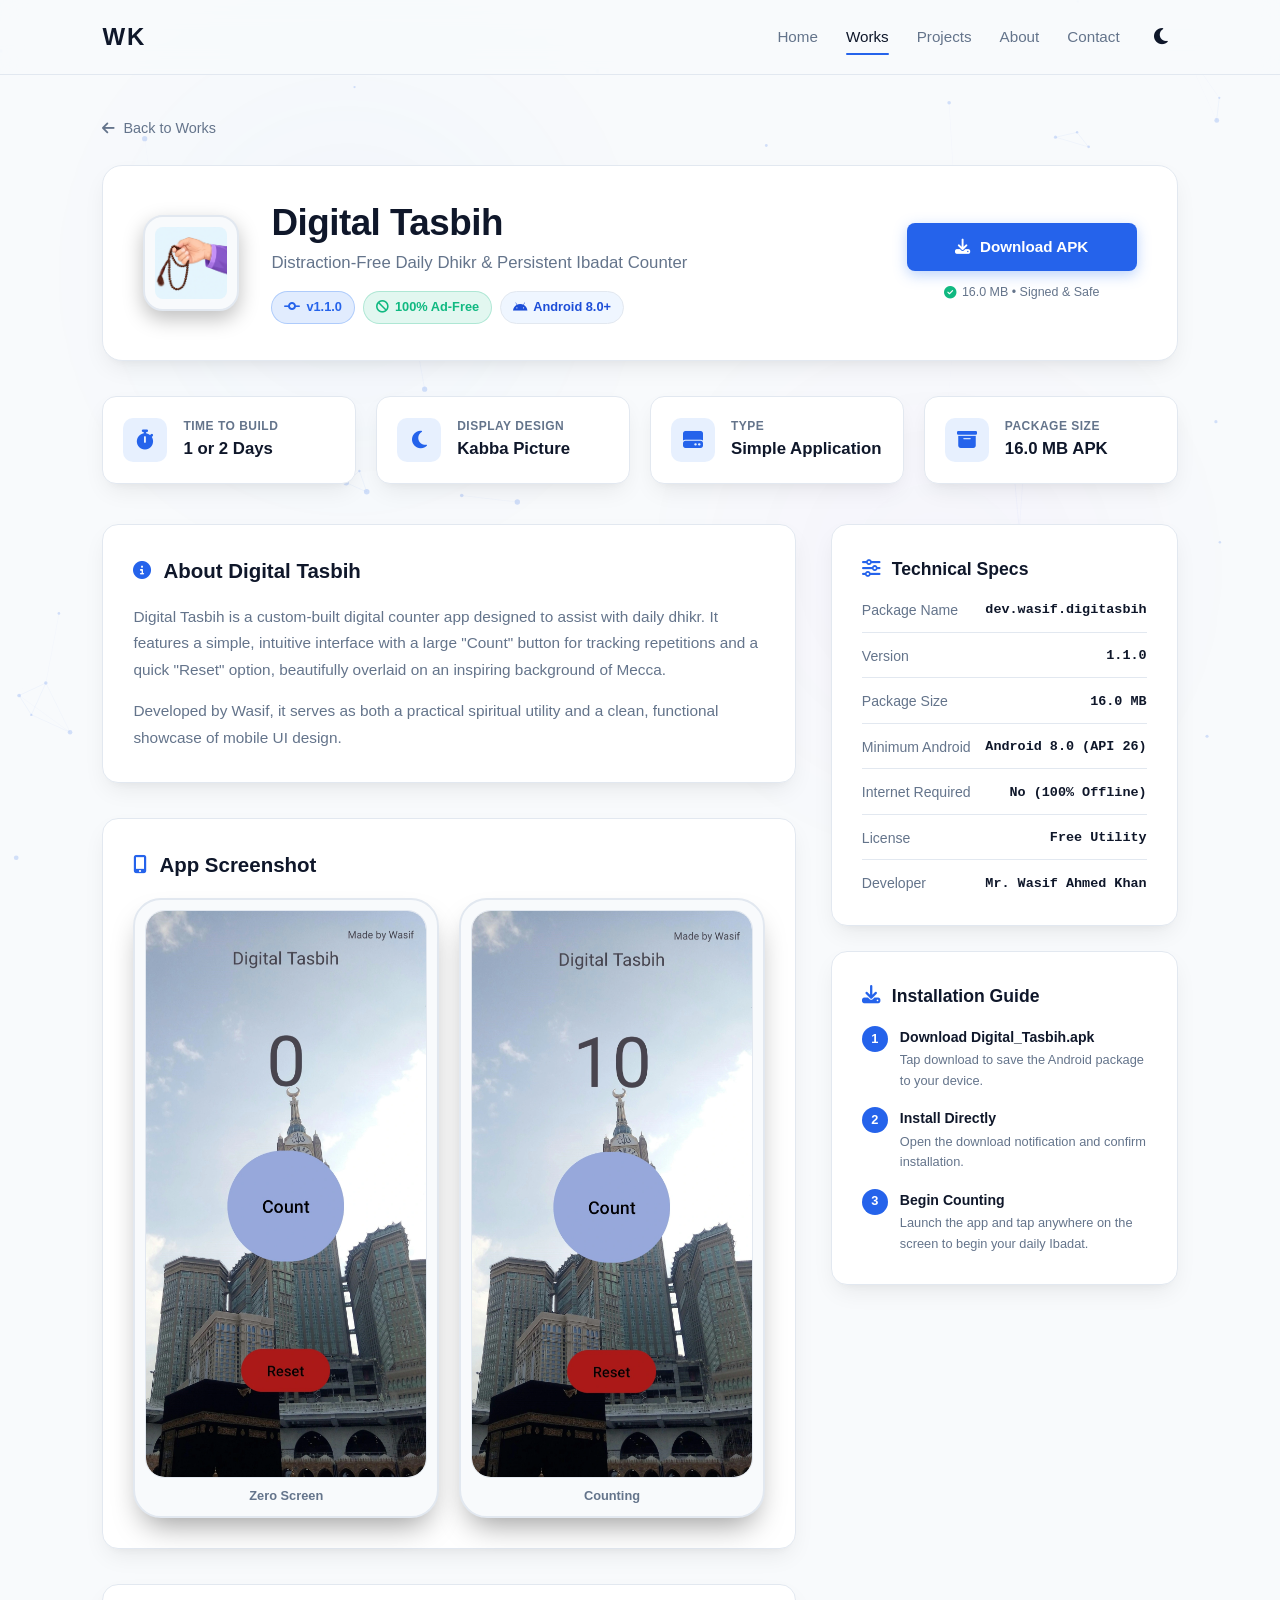
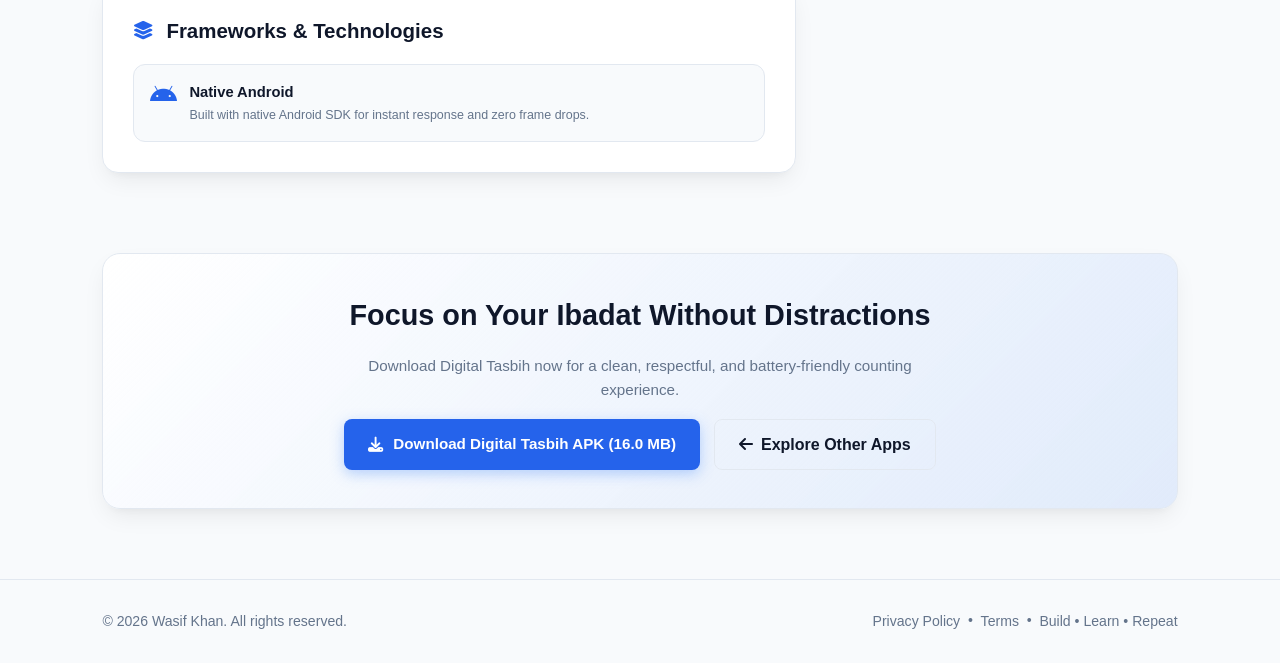
<file: digital-tasbih.html>
<!DOCTYPE html>
<html lang="en">
<head>
    <meta charset="UTF-8">
    <meta name="viewport" content="width=device-width, initial-scale=1.0">
    <meta name="theme-color" content="#080c14">
    <title>Digital Tasbih | Distraction-Free Dhikr App by Wasif Khan</title>
    
    <link rel="canonical" href="https://wasifahmedkhan1-web.github.io/WKportfolio/digital-tasbih.html">
    <meta name="description" content="Digital Tasbih is an ad-free, distraction-free Android application designed for persistent daily Ibadat counting with tactile haptic feedback.">
    <meta name="author" content="Wasif Khan">

    <meta property="og:type" content="website">
    <meta property="og:url" content="https://wasifahmedkhan1-web.github.io/WKportfolio/digital-tasbih.html">
    <meta property="og:title" content="Digital Tasbih | Distraction-Free Android App">
    <meta property="og:description" content="A distraction-free Digital Tasbih designed for daily Ibadat with persistent counting, tactile haptic feedback, and AMOLED dark mode.">
    <meta property="og:image" content="https://wasifahmedkhan1-web.github.io/WKportfolio/Images/Digi_Tasbih_logo.webp">

    <meta name="twitter:card" content="summary_large_image">
    <meta name="twitter:title" content="Digital Tasbih | Distraction-Free Android App">
    <meta name="twitter:description" content="A distraction-free Digital Tasbih designed for daily Ibadat with persistent counting.">
    <meta name="twitter:image" content="https://wasifahmedkhan1-web.github.io/WKportfolio/Images/Digi_Tasbih_logo.webp">

    <link rel="icon" type="image/svg+xml" href="Images/Small_Logos/Digi_Tasbih_logo.svg">
    <link rel="icon" type="image/png" sizes="32x32" href="Images/Small_Logos/Digi_Tasbih_logo.png">
    <link rel="apple-touch-icon" sizes="180x180" href="Images/Small_Logos/DigiTasbih_Favi.png">
    <link rel="manifest" href="site.webmanifest">

    <link rel="stylesheet" href="style.css">
    <link rel="stylesheet" href="https://cdnjs.cloudflare.com/ajax/libs/font-awesome/6.4.0/css/all.min.css">
</head>
<body>

        <canvas id="bg-canvas"></canvas>
    <div class="ambient-glow glow-1"></div>
    <div class="ambient-glow glow-2"></div>
<header>
        <a href="index.html" class="logo" aria-label="Wasif Khan Portfolio Home">WK</a>
        <div class="header-right">
            <nav id="nav-menu" aria-label="Main Navigation">
                <a href="index.html#home">Home</a>
                <a href="index.html#works" class="active">Works</a>
                <a href="projects.html">Projects</a>
                <a href="index.html#about">About</a>
                <a href="index.html#contact">Contact</a>
            </nav>
            <div class="header-actions">
                <button id="theme-toggle" aria-label="Toggle dark/light theme">
                    <i class="fa-regular fa-sun"></i>
                </button>
                <button id="menu-toggle" class="menu-toggle" aria-label="Toggle navigation menu" aria-expanded="false">
                    <i class="fa-solid fa-bars"></i>
                </button>
            </div>
        </div>
    </header>

    <main>
        <div class="app-detail-header">
            <a href="index.html#works" class="breadcrumb-nav">
                <i class="fa-solid fa-arrow-left"></i> Back to Works
            </a>

            <div class="app-hero-card">
                <img src="Images/Digi_Tasbih_logo.webp" alt="Digital Tasbih Application Icon" class="app-hero-logo" width="96" height="96">
                
                <div class="app-hero-info">
                    <h1>Digital Tasbih</h1>
                    <p class="app-tagline">Distraction-Free Daily Dhikr & Persistent Ibadat Counter</p>
                    
                    <div class="app-badge-row">
                        <span class="badge-pill accent"><i class="fa-solid fa-code-commit"></i> v1.1.0</span>
                        <span class="badge-pill success"><i class="fa-solid fa-ban"></i> 100% Ad-Free</span>
                        <span class="badge-pill"><i class="fa-brands fa-android"></i> Android 8.0+</span>
                    </div>
                </div>

                <div class="app-hero-actions">
                    <a href="APKs/Digi%20Tasbih.apk" download="Digital_Tasbih.apk" class="btn-primary">
                        <i class="fa-solid fa-download"></i> Download APK
                    </a>    
                    <span class="direct-apk-note">
                        <i class="fa-solid fa-circle-check" style="color: #10b981;"></i> 16.0 MB &bull; Signed & Safe
                    </span>
                </div>
            </div>

            <div class="app-metrics-bar">
                <div class="metric-card">
                    <div class="metric-icon"><i class="fa-solid fa-stopwatch"></i></div>
                    <div class="metric-content">
                        <small>Time to Build</small>
                        <strong>1 or 2 Days</strong>
                    </div>
                </div>
                <div class="metric-card">
                    <div class="metric-icon"><i class="fa-solid fa-moon"></i></div>
                    <div class="metric-content">
                        <small>Display Design</small>
                        <strong>Kabba Picture</strong>
                    </div>
                </div>
                <div class="metric-card">
                    <div class="metric-icon"><i class="fa-solid fa-hard-drive"></i></div>
                    <div class="metric-content">
                        <small>Type</small>
                        <strong>Simple Application</strong>
                    </div>
                </div>
                <div class="metric-card">
                    <div class="metric-icon"><i class="fa-solid fa-box-archive"></i></div>
                    <div class="metric-content">
                        <small>Package Size</small>
                        <strong>16.0 MB APK</strong>
                    </div>
                </div>
            </div>

            <div class="app-body-layout">
                <div class="app-content-column">
                    
                    <div class="section-block">
                        <h2 class="section-block-title">
                            <i class="fa-solid fa-circle-info"></i> About Digital Tasbih
                        </h2>
                        <p class="section-paragraph">
                            Digital Tasbih is a custom-built digital counter app designed to assist with daily dhikr. It features a simple, intuitive interface with a large "Count" button for tracking repetitions and a quick "Reset" option, beautifully overlaid on an inspiring background of Mecca.
                        </p>
                        <p class="section-paragraph">
                            Developed by Wasif, it serves as both a practical spiritual utility and a clean, functional showcase of mobile UI design.
                        </p>
                    </div>

                    <div class="section-block">
                        <h2 class="section-block-title">
                            <i class="fa-solid fa-mobile-screen-button"></i> App Screenshot
                        </h2>

                        <div class="screenshot-gallery">
                            <div class="mockup-phone">
                                <div class="phone-screen">
                                    <img src="Screenshots/DigiTasbih/DigiTasbihSS1.webp" alt="Digital Tasbih AMOLED Counter Screenshot" style="width: 100%; height: 100%; object-fit: cover; display: block; border-radius: 18px;" loading="lazy">
                                </div>
                                <div class="phone-caption">Zero Screen</div>
                            </div>

                            <div class="mockup-phone">
                                <div class="phone-screen">
                                    <img src="Screenshots/DigiTasbih/DigiTasbihSS2.webp" alt="Digital Tasbih Sensory Controls Screenshot" style="width: 100%; height: 100%; object-fit: cover; display: block; border-radius: 18px;" loading="lazy">
                                </div>
                                <div class="phone-caption">Counting</div>
                            </div>

                        </div>

                    </div>

                    <div class="section-block">
                        <h2 class="section-block-title">
                            <i class="fa-solid fa-layer-group"></i> Frameworks & Technologies
                        </h2>
                        
                        <div class="tech-stack-grid">
                            <div class="tech-card">
                                <i class="fa-brands fa-android tech-card-icon"></i>
                                <div class="tech-card-info">
                                    <strong>Native Android</strong>
                                    <small>Built with native Android SDK for instant response and zero frame drops.</small>
                                </div>
                            </div>
                        </div>
                    </div>
    
                </div>

                <div class="app-sidebar-column">
                    
                    <div class="section-block">
                        <h3 class="section-block-title" style="font-size: 1.1rem;">
                            <i class="fa-solid fa-sliders"></i> Technical Specs
                        </h3>
                        
                        <div class="specs-table">
                            <div class="specs-row">
                                <span class="spec-label">Package Name</span>
                                <span class="spec-val">dev.wasif.digitasbih</span>
                            </div>
                            <div class="specs-row">
                                <span class="spec-label">Version</span>
                                <span class="spec-val">1.1.0</span>
                            </div>
                            <div class="specs-row">
                                <span class="spec-label">Package Size</span>
                                <span class="spec-val">16.0 MB</span>
                            </div>
                            <div class="specs-row">
                                <span class="spec-label">Minimum Android</span>
                                <span class="spec-val">Android 8.0 (API 26)</span>
                            </div>
                            <div class="specs-row">
                                <span class="spec-label">Internet Required</span>
                                <span class="spec-val">No (100% Offline)</span>
                            </div>
                            <div class="specs-row">
                                <span class="spec-label">License</span>
                                <span class="spec-val">Free Utility</span>
                            </div>
                            <div class="specs-row">
                                <span class="spec-label">Developer</span>
                                <span class="spec-val">Mr. Wasif Ahmed Khan</span>
                            </div>
                        </div>
                    </div>

                    <div class="section-block">
                        <h3 class="section-block-title" style="font-size: 1.1rem;">
                            <i class="fa-solid fa-download"></i> Installation Guide
                        </h3>
                        
                        <div class="install-step-list">
                            <div class="install-step">
                                <div class="step-num">1</div>
                                <div class="step-text">
                                    <strong>Download Digital_Tasbih.apk</strong>
                                    <p>Tap download to save the Android package to your device.</p>
                                </div>
                            </div>
                            <div class="install-step">
                                <div class="step-num">2</div>
                                <div class="step-text">
                                    <strong>Install Directly</strong>
                                    <p>Open the download notification and confirm installation.</p>
                                </div>
                            </div>
                            <div class="install-step">
                                <div class="step-num">3</div>
                                <div class="step-text">
                                    <strong>Begin Counting</strong>
                                    <p>Launch the app and tap anywhere on the screen to begin your daily Ibadat.</p>
                                </div>
                            </div>
                        </div>
                    </div>
                </div>
            </div>
        </div>

        <div class="app-cta-banner">
            <h3>Focus on Your Ibadat Without Distractions</h3>
            <p>Download Digital Tasbih now for a clean, respectful, and battery-friendly counting experience.</p>
            <div class="app-cta-buttons">
                <a href="APKs/Digi%20Tasbih.apk" download="Digital_Tasbih.apk" class="btn-primary">
                    <i class="fa-solid fa-download"></i> Download Digital Tasbih APK (16.0 MB)
                </a>
                <a href="index.html#works" class="btn-secondary">
                    <i class="fa-solid fa-arrow-left"></i> Explore Other Apps
                </a>
            </div>
        </div>
    </main>

    <button id="back-to-top" class="back-to-top" aria-label="Back to top">
        <svg class="progress-ring" width="48" height="48" viewBox="0 0 48 48">
            <circle class="progress-ring-circle" cx="24" cy="24" r="20"></circle>
        </svg>
        <i class="fa-solid fa-arrow-up"></i>
    </button>

    <footer>
        <p>&copy; 2026 Wasif Khan. All rights reserved.</p>
        <div class="footer-links">
            <a href="privacy.html">Privacy Policy</a> &bull; 
            <a href="terms.html">Terms</a> &bull; 
            <span>Build &bull; Learn &bull; Repeat</span>
        </div>
    </footer>

    <script src="script.js"></script>
</body>
</html>
</file>
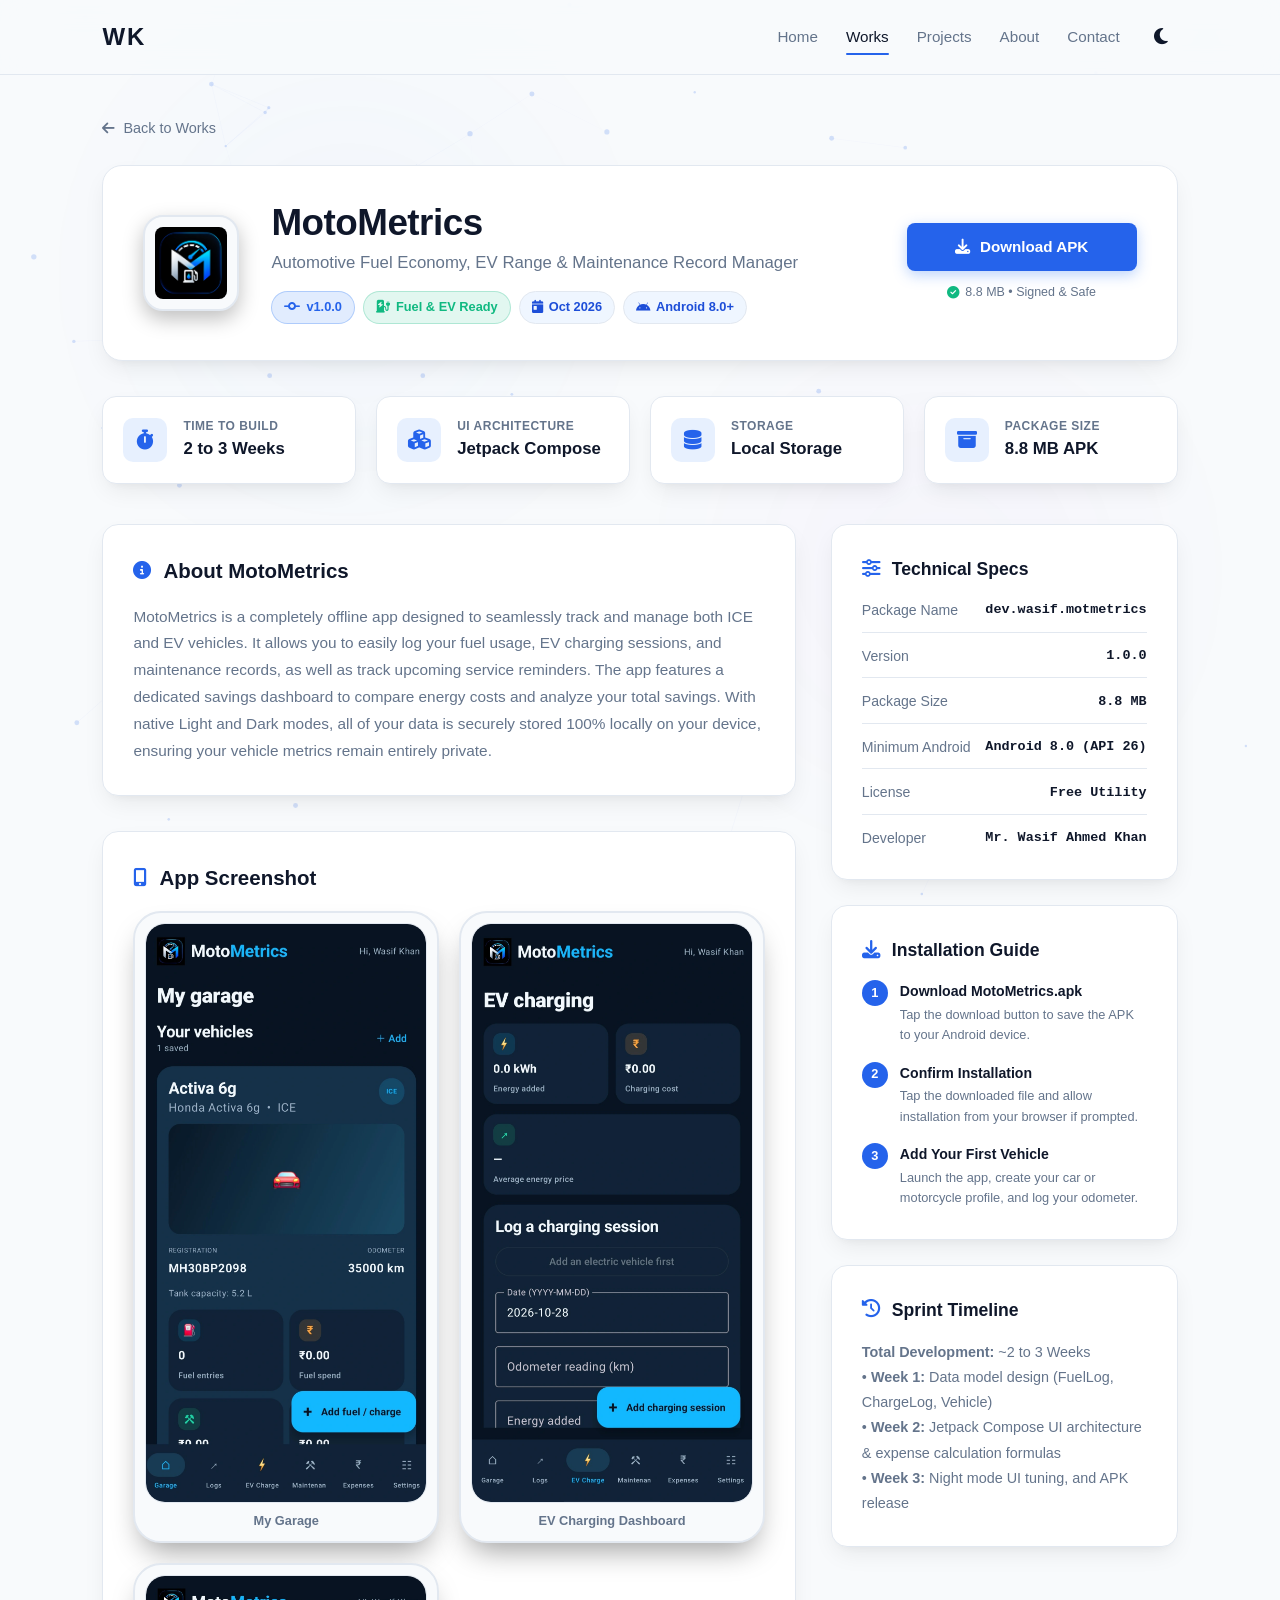
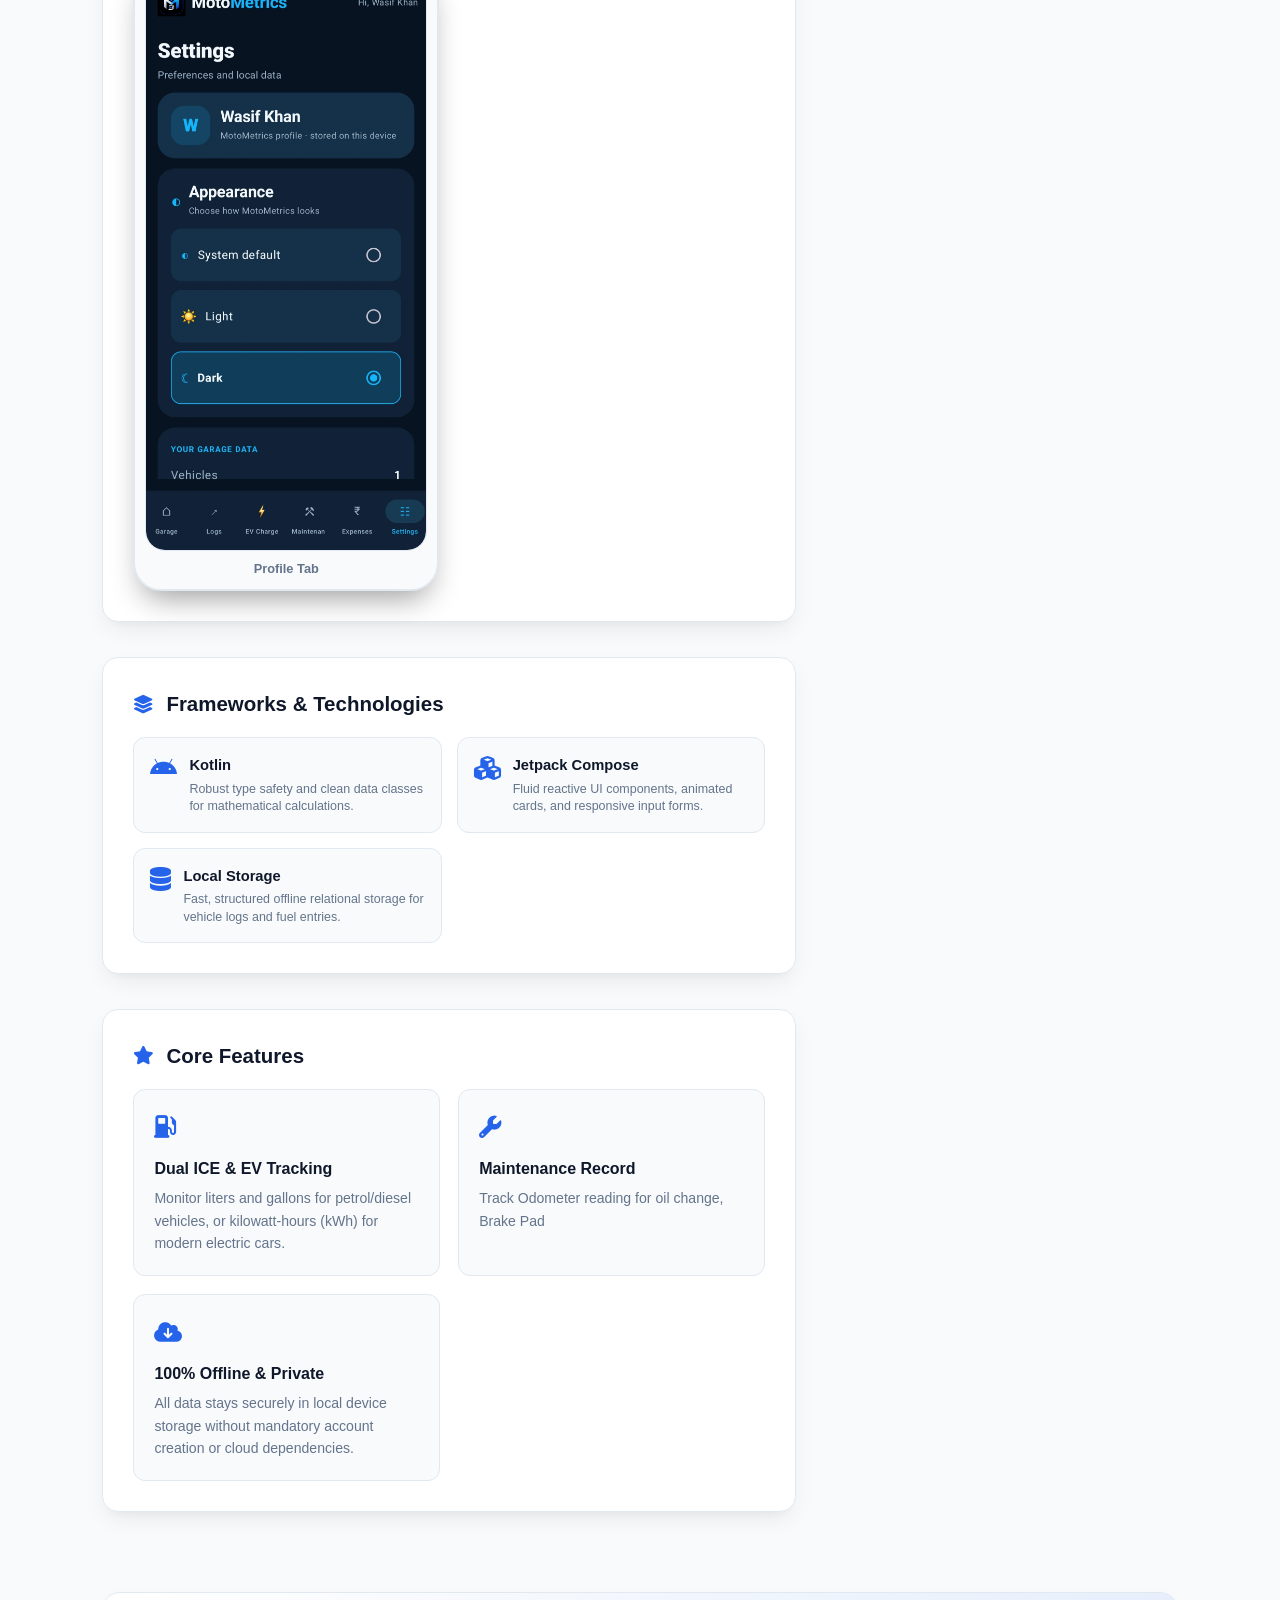
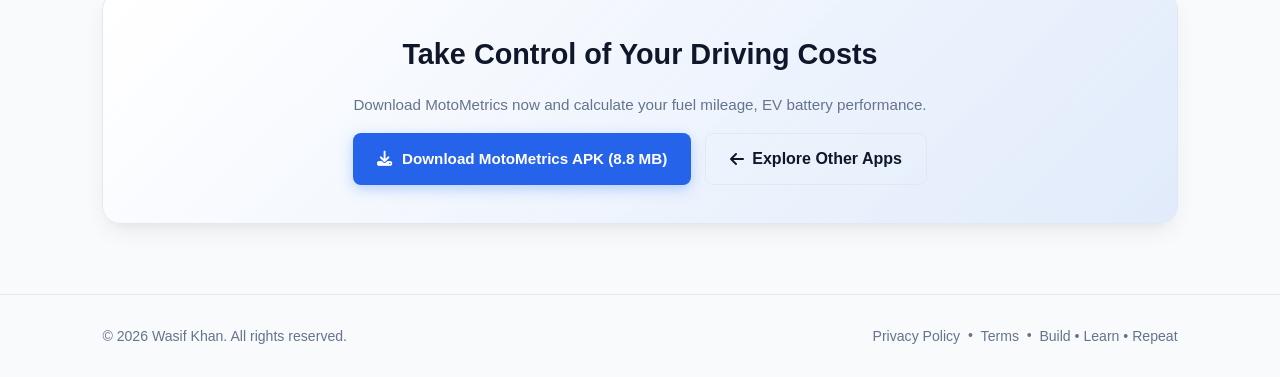
<file: motometrics.html>
<!DOCTYPE html>
<html lang="en">
<head>
    <meta charset="UTF-8">
    <meta name="viewport" content="width=device-width, initial-scale=1.0">
    <meta name="theme-color" content="#080c14">
    <title>MotoMetrics | Automotive Fuel & EV Analytics App by Wasif Khan</title>
    
    <link rel="canonical" href="https://wasifahmedkhan1-web.github.io/WKportfolio/motometrics.html">
    <meta name="description" content="MotoMetrics is an intuitive Android companion app built with Kotlin & Jetpack Compose to track vehicle fuel economy, EV battery consumption, and trip expenses.">
    <meta name="author" content="Wasif Khan">

    <meta property="og:type" content="website">
    <meta property="og:url" content="https://wasifahmedkhan1-web.github.io/WKportfolio/motometrics.html">
    <meta property="og:title" content="MotoMetrics | Automotive Fuel & EV Analytics">
    <meta property="og:description" content="Smart automotive analytics app built to monitor fuel economy, calculate EV charge consumption, and project journey expenses seamlessly.">
    <meta property="og:image" content="https://wasifahmedkhan1-web.github.io/WKportfolio/Images/MotoMetrics_logo.webp">

    <meta name="twitter:card" content="summary_large_image">
    <meta name="twitter:title" content="MotoMetrics | Automotive Fuel & EV Analytics">
    <meta name="twitter:description" content="Smart automotive analytics app built to monitor fuel economy, calculate EV charge consumption, and project journey expenses seamlessly.">
    <meta name="twitter:image" content="https://wasifahmedkhan1-web.github.io/WKportfolio/Images/MotoMetrics_logo.webp">

    <link rel="icon" type="image/svg+xml" href="Images/Small_Logos/MotoMetrics_logo.svg">
    <link rel="icon" type="image/png" sizes="32x32" href="Images/Small_Logos/MotoMetrics_logo.png">
    <link rel="apple-touch-icon" sizes="180x180" href="Images/Small_Logos/MotoMetrics_Favi.png">
    <link rel="manifest" href="site.webmanifest">

    <link rel="stylesheet" href="style.css">
    <link rel="stylesheet" href="https://cdnjs.cloudflare.com/ajax/libs/font-awesome/6.4.0/css/all.min.css">
</head>
<body>

        <canvas id="bg-canvas"></canvas>
    <div class="ambient-glow glow-1"></div>
    <div class="ambient-glow glow-2"></div>
<header>
        <a href="index.html" class="logo" aria-label="Wasif Khan Portfolio Home">WK</a>
        <div class="header-right">
            <nav id="nav-menu" aria-label="Main Navigation">
                <a href="index.html#home">Home</a>
                <a href="index.html#works" class="active">Works</a>
                <a href="projects.html">Projects</a>
                <a href="index.html#about">About</a>
                <a href="index.html#contact">Contact</a>
            </nav>
            <div class="header-actions">
                <button id="theme-toggle" aria-label="Toggle dark/light theme">
                    <i class="fa-regular fa-sun"></i>
                </button>
                <button id="menu-toggle" class="menu-toggle" aria-label="Toggle navigation menu" aria-expanded="false">
                    <i class="fa-solid fa-bars"></i>
                </button>
            </div>
        </div>
    </header>

    <main>
        <div class="app-detail-header">
            <a href="index.html#works" class="breadcrumb-nav">
                <i class="fa-solid fa-arrow-left"></i> Back to Works
            </a>

            <div class="app-hero-card">
                <img src="Images/MotoMetrics_logo.webp" alt="MotoMetrics Application Icon" class="app-hero-logo" width="96" height="96">
                
                <div class="app-hero-info">
                    <h1>MotoMetrics</h1>
                    <p class="app-tagline">Automotive Fuel Economy, EV Range & Maintenance Record Manager</p>
                    
                    <div class="app-badge-row">
                        <span class="badge-pill accent"><i class="fa-solid fa-code-commit"></i> v1.0.0</span>
                        <span class="badge-pill success"><i class="fa-solid fa-charging-station"></i> Fuel & EV Ready</span>
                        <span class="badge-pill"><i class="fa-solid fa-calendar-day"></i> Oct 2026</span>
                        <span class="badge-pill"><i class="fa-brands fa-android"></i> Android 8.0+</span>
                    </div>
                </div>

                <div class="app-hero-actions">
                    <a href="APKs/MotoMetrics.apk" download="MotoMetrics.apk" class="btn-primary">
                        <i class="fa-solid fa-download"></i> Download APK
                    </a>
                    <span class="direct-apk-note">
                        <i class="fa-solid fa-circle-check" style="color: #10b981;"></i> 8.8 MB &bull; Signed & Safe
                    </span>
                </div>
            </div>

            <div class="app-metrics-bar">
                <div class="metric-card">
                    <div class="metric-icon"><i class="fa-solid fa-stopwatch"></i></div>
                    <div class="metric-content">
                        <small>Time to Build</small>
                        <strong>2 to 3 Weeks</strong>
                    </div>
                </div>
                <div class="metric-card">
                    <div class="metric-icon"><i class="fa-solid fa-cubes"></i></div>
                    <div class="metric-content">
                        <small>UI Architecture</small>
                        <strong>Jetpack Compose</strong>
                    </div>
                </div>
                <div class="metric-card">
                    <div class="metric-icon"><i class="fa-solid fa-database"></i></div>
                    <div class="metric-content">
                        <small>Storage</small>
                        <strong>Local Storage</strong>
                    </div>
                </div>
                <div class="metric-card">
                    <div class="metric-icon"><i class="fa-solid fa-box-archive"></i></div>
                    <div class="metric-content">
                        <small>Package Size</small>
                        <strong>8.8 MB APK</strong>
                    </div>
                </div>
            </div>

            <div class="app-body-layout">
                <div class="app-content-column">
                    
                    <div class="section-block">
                        <h2 class="section-block-title">
                            <i class="fa-solid fa-circle-info"></i> About MotoMetrics
                        </h2>
                        <p class="section-paragraph">
                            MotoMetrics is a completely offline app designed to seamlessly track and manage both ICE and EV vehicles. It allows you to easily log your fuel usage, EV charging sessions, and maintenance records, as well as track upcoming service reminders. The app features a dedicated savings dashboard to compare energy costs and analyze your total savings. With native Light and Dark modes, all of your data is securely stored 100% locally on your device, ensuring your vehicle metrics remain entirely private.
                        </p>
                    </div>

                    <div class="section-block">
                        <h2 class="section-block-title">
                            <i class="fa-solid fa-mobile-screen-button"></i> App Screenshot
                        </h2>

                        <div class="screenshot-gallery">
                            <div class="mockup-phone">
                                <div class="phone-screen">
                                    <img src="Screenshots/MotoMetrics/MotoMetricsSS1.webp" alt="MotoMetrics My Garage Screen" style="width: 100%; height: 100%; object-fit: cover; display: block; border-radius: 18px;" loading="lazy">
                                </div>
                                <div class="phone-caption">My Garage</div>
                            </div>

                            <div class="mockup-phone">
                                <div class="phone-screen">
                                    <img src="Screenshots/MotoMetrics/MotoMetricsSS2.webp" alt="MotoMetrics EV Charging Dashboard Screen" style="width: 100%; height: 100%; object-fit: cover; display: block; border-radius: 18px;" loading="lazy">
                                </div>
                                <div class="phone-caption">EV Charging Dashboard</div>
                            </div>

                            <div class="mockup-phone">
                                <div class="phone-screen">
                                    <img src="Screenshots/MotoMetrics/MotoMetricsSS3.webp" alt="MotoMetrics Profile Screen" style="width: 100%; height: 100%; object-fit: cover; display: block; border-radius: 18px;" loading="lazy">
                                </div>
                                <div class="phone-caption">Profile Tab</div>
                            </div>
                        </div>
                    </div>

                    <div class="section-block">
                        <h2 class="section-block-title">
                            <i class="fa-solid fa-layer-group"></i> Frameworks & Technologies
                        </h2>
                        
                        <div class="tech-stack-grid">
                            <div class="tech-card">
                                <i class="fa-brands fa-android tech-card-icon"></i>
                                <div class="tech-card-info">
                                    <strong>Kotlin</strong>
                                    <small>Robust type safety and clean data classes for mathematical calculations.</small>
                                </div>
                            </div>
                            <div class="tech-card">
                                <i class="fa-solid fa-cubes tech-card-icon"></i>
                                <div class="tech-card-info">
                                    <strong>Jetpack Compose</strong>
                                    <small>Fluid reactive UI components, animated cards, and responsive input forms.</small>
                                </div>
                            </div>
                            <div class="tech-card">
                                <i class="fa-solid fa-database tech-card-icon"></i>
                                <div class="tech-card-info">
                                    <strong>Local Storage</strong>
                                    <small>Fast, structured offline relational storage for vehicle logs and fuel entries.</small>
                                </div>
                            </div>
                        </div>
                    </div>

                    <div class="section-block">
                        <h2 class="section-block-title">
                            <i class="fa-solid fa-star"></i> Core Features
                        </h2>
                        
                        <div class="features-grid">
                            <div class="feature-box">
                                <div class="feature-box-icon"><i class="fa-solid fa-gas-pump"></i></div>
                                <h4>Dual ICE & EV Tracking</h4>
                                <p>Monitor liters and gallons for petrol/diesel vehicles, or kilowatt-hours (kWh) for modern electric cars.</p>
                            </div>
                            <div class="feature-box">
                                <div class="feature-box-icon"><i class="fa-solid fa-wrench"></i></div>
                                <h4>Maintenance Record</h4>
                                <p>Track Odometer reading for oil change, Brake Pad</p>
                            </div>
                            <div class="feature-box">
                                <div class="feature-box-icon"><i class="fa-solid fa-cloud-arrow-down"></i></div>
                                <h4>100% Offline & Private</h4>
                                <p>All data stays securely in local device storage without mandatory account creation or cloud dependencies.</p>
                            </div>
                        </div>
                    </div>
                </div>

                <div class="app-sidebar-column">
                    
                    <div class="section-block">
                        <h3 class="section-block-title" style="font-size: 1.1rem;">
                            <i class="fa-solid fa-sliders"></i> Technical Specs
                        </h3>
                        
                        <div class="specs-table">
                            <div class="specs-row">
                                <span class="spec-label">Package Name</span>
                                <span class="spec-val">dev.wasif.motmetrics</span>
                            </div>
                            <div class="specs-row">
                                <span class="spec-label">Version</span>
                                <span class="spec-val">1.0.0</span>
                            </div>
                            <div class="specs-row">
                                <span class="spec-label">Package Size</span>
                                <span class="spec-val">8.8 MB</span>
                            </div>
                            <div class="specs-row">
                                <span class="spec-label">Minimum Android</span>
                                <span class="spec-val">Android 8.0 (API 26)</span>
                            </div>
                            <div class="specs-row">
                                <span class="spec-label">License</span>
                                <span class="spec-val">Free Utility</span>
                            </div>
                            <div class="specs-row">
                                <span class="spec-label">Developer</span>
                                <span class="spec-val">Mr. Wasif Ahmed Khan</span>
                            </div>
                        </div>
                    </div>

                    <div class="section-block">
                        <h3 class="section-block-title" style="font-size: 1.1rem;">
                            <i class="fa-solid fa-download"></i> Installation Guide
                        </h3>
                        
                        <div class="install-step-list">
                            <div class="install-step">
                                <div class="step-num">1</div>
                                <div class="step-text">
                                    <strong>Download MotoMetrics.apk</strong>
                                    <p>Tap the download button to save the APK to your Android device.</p>
                                </div>
                            </div>
                            <div class="install-step">
                                <div class="step-num">2</div>
                                <div class="step-text">
                                    <strong>Confirm Installation</strong>
                                    <p>Tap the downloaded file and allow installation from your browser if prompted.</p>
                                </div>
                            </div>
                            <div class="install-step">
                                <div class="step-num">3</div>
                                <div class="step-text">
                                    <strong>Add Your First Vehicle</strong>
                                    <p>Launch the app, create your car or motorcycle profile, and log your odometer.</p>
                                </div>
                            </div>
                        </div>
                    </div>

                    <div class="section-block">
                        <h3 class="section-block-title" style="font-size: 1.1rem;">
                            <i class="fa-solid fa-clock-rotate-left"></i> Sprint Timeline
                        </h3>
                        <p class="section-paragraph" style="font-size: 0.9rem;">
                            <strong>Total Development:</strong> ~2 to 3 Weeks<br>
                            &bull; <strong>Week 1:</strong> Data model design (FuelLog, ChargeLog, Vehicle)<br>
                            &bull; <strong>Week 2:</strong> Jetpack Compose UI architecture & expense calculation formulas<br>
                            &bull; <strong>Week 3:</strong> Night mode UI tuning, and APK release
                        </p>
                    </div>
                </div>
            </div>
        </div>

        <div class="app-cta-banner">
            <h3>Take Control of Your Driving Costs</h3>
            <p>Download MotoMetrics now and calculate your fuel mileage, EV battery performance.</p>
            <div class="app-cta-buttons">
                <a href="APKs/MotoMetrics.apk" download="MotoMetrics.apk" class="btn-primary">
                    <i class="fa-solid fa-download"></i> Download MotoMetrics APK (8.8 MB)
                </a>
                <a href="index.html#works" class="btn-secondary">
                    <i class="fa-solid fa-arrow-left"></i> Explore Other Apps
                </a>
            </div>
        </div>
    </main>

    <button id="back-to-top" class="back-to-top" aria-label="Back to top">
        <svg class="progress-ring" width="48" height="48" viewBox="0 0 48 48">
            <circle class="progress-ring-circle" cx="24" cy="24" r="20"></circle>
        </svg>
        <i class="fa-solid fa-arrow-up"></i>
    </button>

    <footer>
        <p>&copy; 2026 Wasif Khan. All rights reserved.</p>
        <div class="footer-links">
            <a href="privacy.html">Privacy Policy</a> &bull; 
            <a href="terms.html">Terms</a> &bull; 
            <span>Build &bull; Learn &bull; Repeat</span>
        </div>
    </footer>

    <script src="script.js"></script>
</body>
</html>
</file>
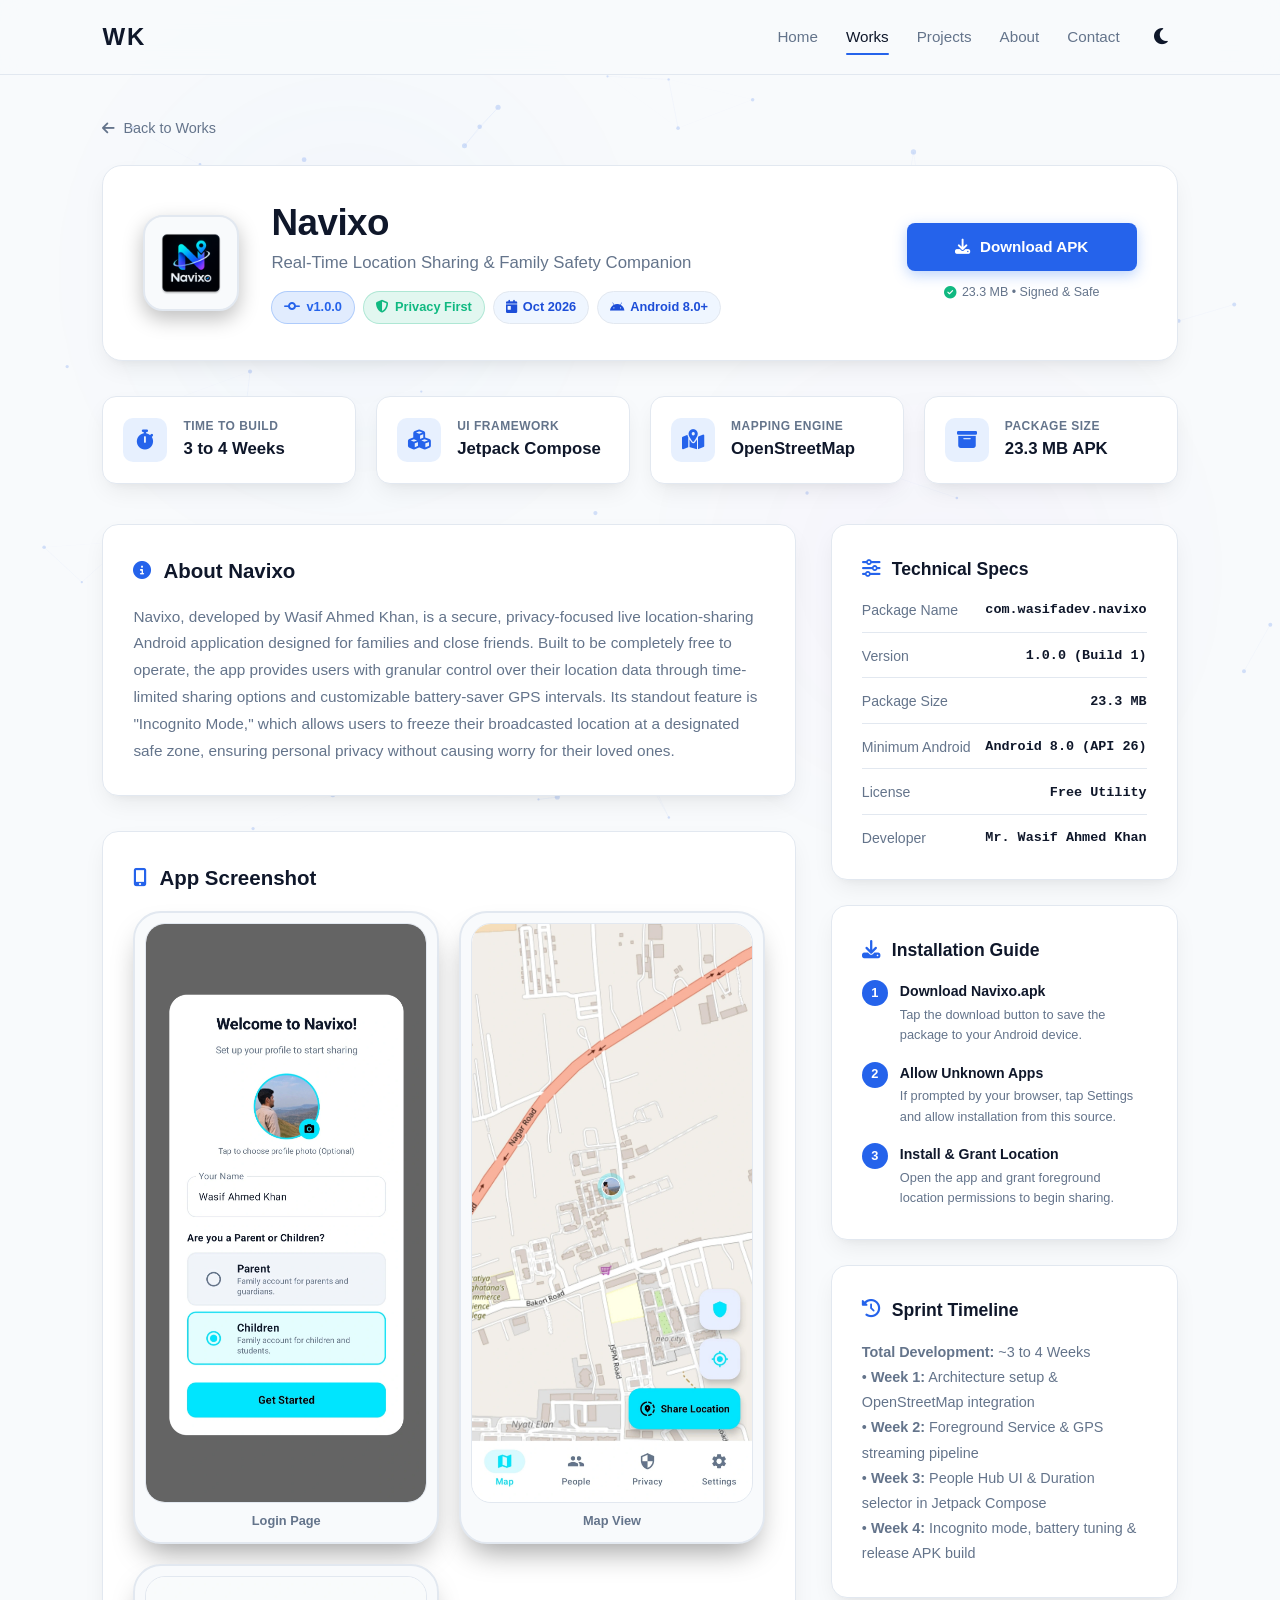
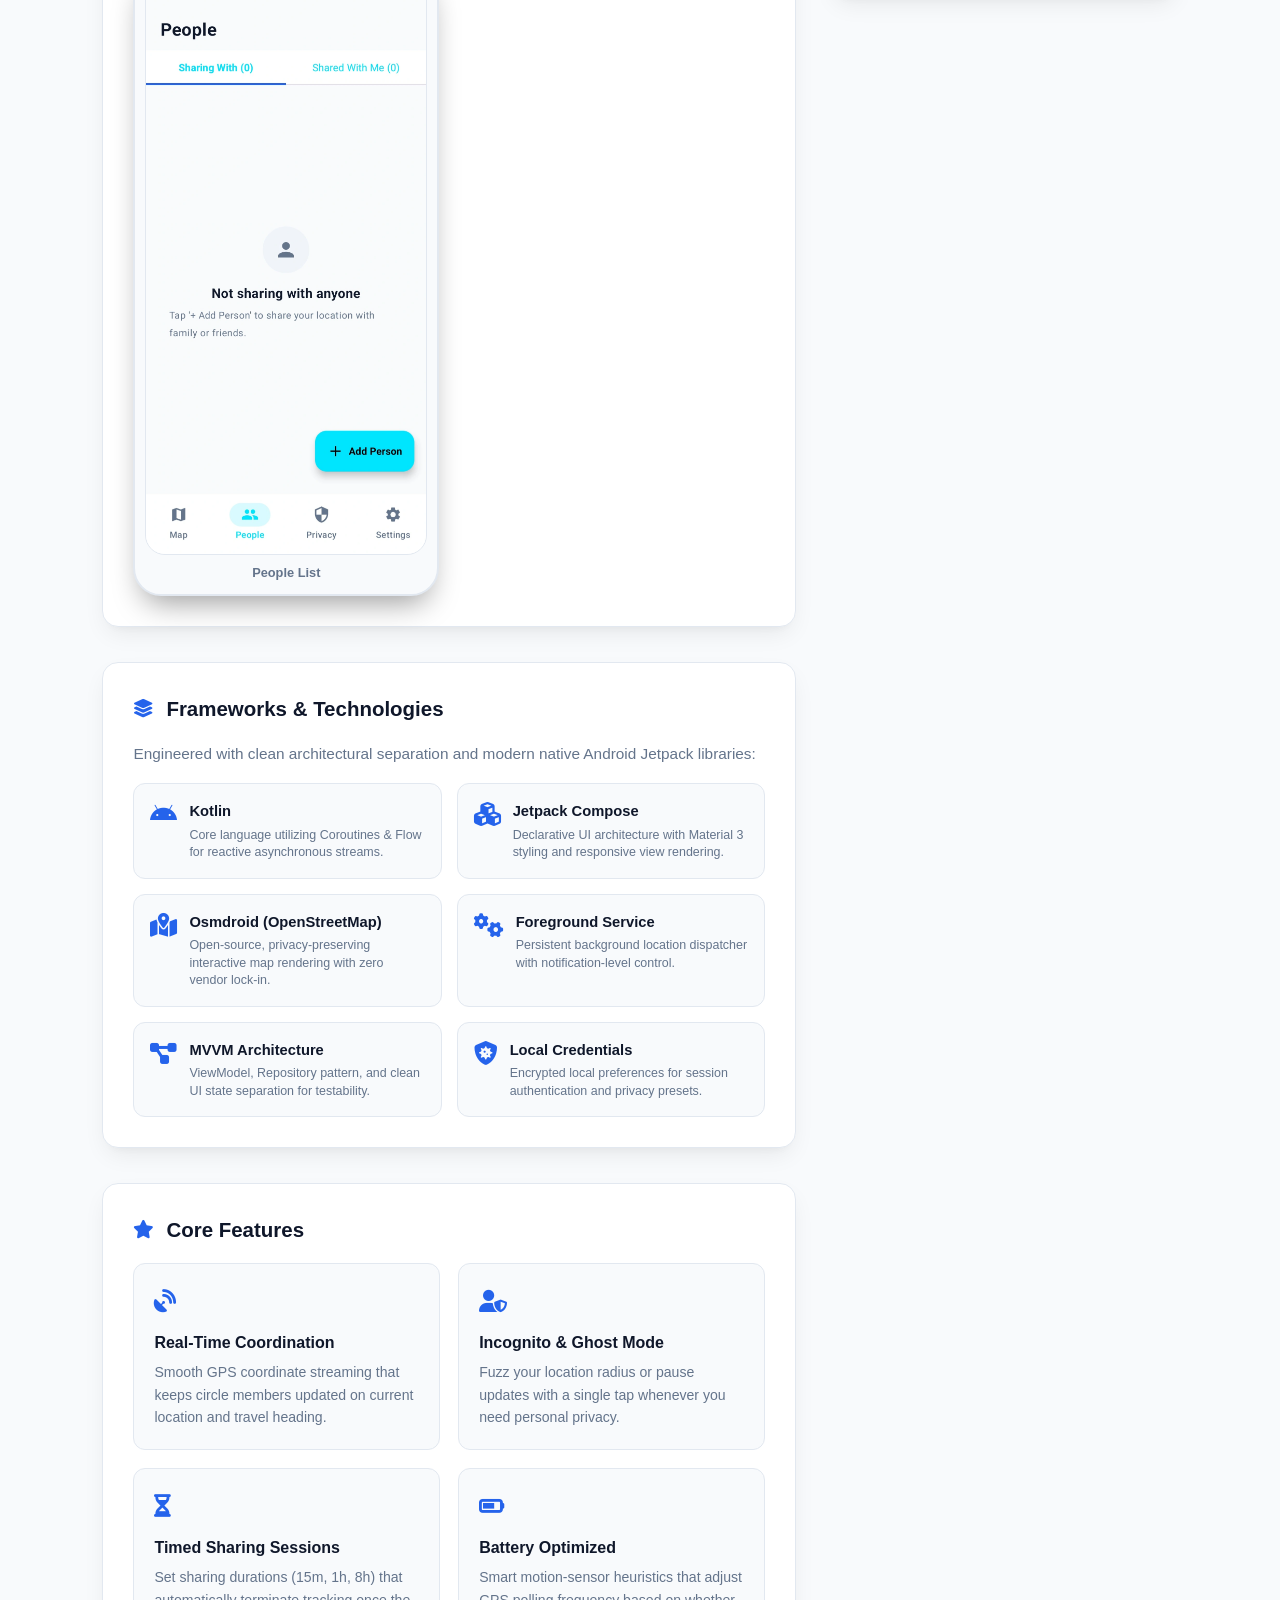
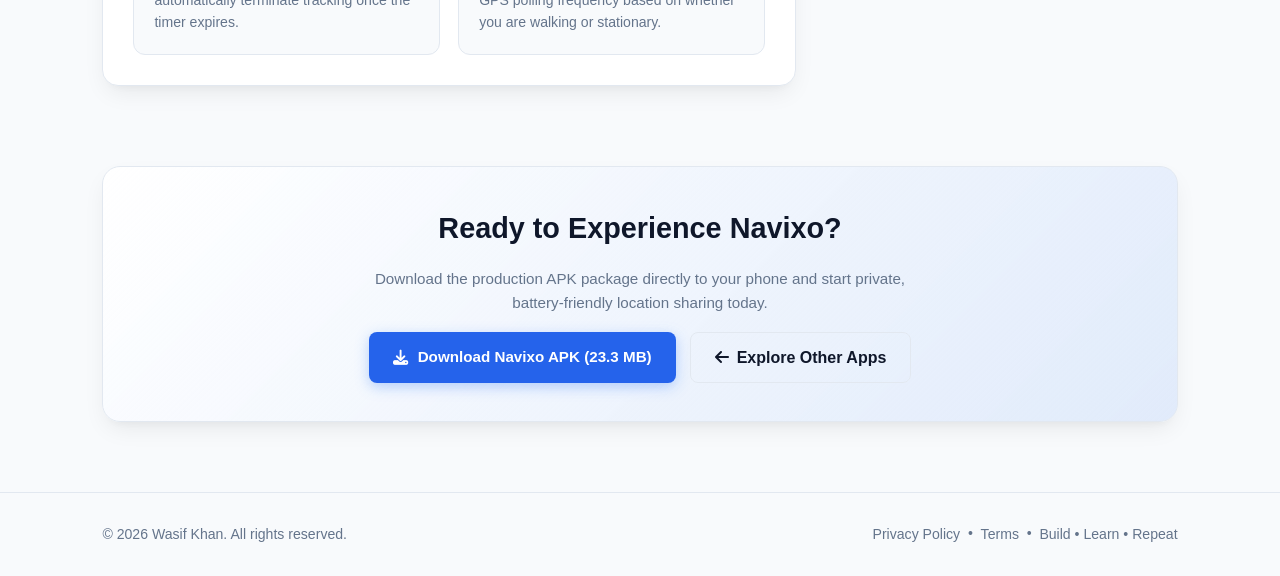
<file: navixo.html>
<!DOCTYPE html>
<html lang="en">
<head>
    <meta charset="UTF-8">
    <meta name="viewport" content="width=device-width, initial-scale=1.0">
    <meta name="theme-color" content="#080c14">
    <title>Navixo | Real-Time Location Sharing App by Wasif Khan</title>
    
    <link rel="canonical" href="https://wasifahmedkhan1-web.github.io/WKportfolio/navixo.html">
    <meta name="description" content="Navixo is a modern, privacy-focused real-time location sharing Android app built with Kotlin, Jetpack Compose, and OpenStreetMap.">
    <meta name="author" content="Wasif Khan">

    <meta property="og:type" content="website">
    <meta property="og:url" content="https://wasifahmedkhan1-web.github.io/WKportfolio/navixo.html">
    <meta property="og:title" content="Navixo | Real-Time Location Sharing App">
    <meta property="og:description" content="Private, battery-efficient real-time location sharing and circle safety for Android. Built with Kotlin, Jetpack Compose, and OpenStreetMap.">
    <meta property="og:image" content="https://wasifahmedkhan1-web.github.io/WKportfolio/Images/Navixo_logo.webp">

    <meta name="twitter:card" content="summary_large_image">
    <meta name="twitter:title" content="Navixo | Real-Time Location Sharing App">
    <meta name="twitter:description" content="Private, battery-efficient real-time location sharing and circle safety for Android.">
    <meta name="twitter:image" content="https://wasifahmedkhan1-web.github.io/WKportfolio/Images/Navixo_logo.webp">

    <link rel="icon" type="image/svg+xml" href="Images/Small_Logos/Navixo_logo.svg">
    <link rel="icon" type="image/png" sizes="32x32" href="Images/Small_Logos/Navixo_logo.png">
    <link rel="apple-touch-icon" sizes="180x180" href="Images/Small_Logos/Navixo_Favi.png">
    <link rel="manifest" href="site.webmanifest">

    <link rel="stylesheet" href="style.css">
    <link rel="stylesheet" href="https://cdnjs.cloudflare.com/ajax/libs/font-awesome/6.4.0/css/all.min.css">
</head>
<body>

        <canvas id="bg-canvas"></canvas>
    <div class="ambient-glow glow-1"></div>
    <div class="ambient-glow glow-2"></div>
<header>
        <a href="index.html" class="logo" aria-label="Wasif Khan Portfolio Home">WK</a>
        <div class="header-right">
            <nav id="nav-menu" aria-label="Main Navigation">
                <a href="index.html#home">Home</a>
                <a href="index.html#works" class="active">Works</a>
                <a href="projects.html">Projects</a>
                <a href="index.html#about">About</a>
                <a href="index.html#contact">Contact</a>
            </nav>
            <div class="header-actions">
                <button id="theme-toggle" aria-label="Toggle dark/light theme">
                    <i class="fa-regular fa-sun"></i>
                </button>
                <button id="menu-toggle" class="menu-toggle" aria-label="Toggle navigation menu" aria-expanded="false">
                    <i class="fa-solid fa-bars"></i>
                </button>
            </div>
        </div>
    </header>

    <main>
        <div class="app-detail-header">
            <a href="index.html#works" class="breadcrumb-nav">
                <i class="fa-solid fa-arrow-left"></i> Back to Works
            </a>

            <div class="app-hero-card">
                <img src="Images/Navixo_logo.webp" alt="Navixo Application Icon" class="app-hero-logo" width="96" height="96">
                
                <div class="app-hero-info">
                    <h1>Navixo</h1>
                    <p class="app-tagline">Real-Time Location Sharing & Family Safety Companion</p>
                    
                    <div class="app-badge-row">
                        <span class="badge-pill accent"><i class="fa-solid fa-code-commit"></i> v1.0.0</span>
                        <span class="badge-pill success"><i class="fa-solid fa-shield-halved"></i> Privacy First</span>
                        <span class="badge-pill"><i class="fa-solid fa-calendar-day"></i> Oct 2026</span>
                        <span class="badge-pill"><i class="fa-brands fa-android"></i> Android 8.0+</span>
                    </div>
                </div>

                <div class="app-hero-actions">
                    <a href="APKs/Navixo.apk" download="Navixo.apk" class="btn-primary">
                        <i class="fa-solid fa-download"></i> Download APK
                    </a>
                    <span class="direct-apk-note">
                        <i class="fa-solid fa-circle-check" style="color: #10b981;"></i> 23.3 MB &bull; Signed & Safe
                    </span>
                </div>
            </div>

            <div class="app-metrics-bar">
                <div class="metric-card">
                    <div class="metric-icon"><i class="fa-solid fa-stopwatch"></i></div>
                    <div class="metric-content">
                        <small>Time to Build</small>
                        <strong>3 to 4 Weeks</strong>
                    </div>
                </div>
                <div class="metric-card">
                    <div class="metric-icon"><i class="fa-solid fa-cubes"></i></div>
                    <div class="metric-content">
                        <small>UI Framework</small>
                        <strong>Jetpack Compose</strong>
                    </div>
                </div>
                <div class="metric-card">
                    <div class="metric-icon"><i class="fa-solid fa-map-location-dot"></i></div>
                    <div class="metric-content">
                        <small>Mapping Engine</small>
                        <strong>OpenStreetMap</strong>
                    </div>
                </div>
                <div class="metric-card">
                    <div class="metric-icon"><i class="fa-solid fa-box-archive"></i></div>
                    <div class="metric-content">
                        <small>Package Size</small>
                        <strong>23.3 MB APK</strong>
                    </div>
                </div>
            </div>

            <div class="app-body-layout">
                <div class="app-content-column">
                    
                    <div class="section-block">
                        <h2 class="section-block-title">
                            <i class="fa-solid fa-circle-info"></i> About Navixo
                        </h2>
                        <p class="section-paragraph">
                        Navixo, developed by Wasif Ahmed Khan, is a secure, privacy-focused live location-sharing Android application designed for families and close friends. Built to be completely free to operate, the app provides users with granular control over their location data through time-limited sharing options and customizable battery-saver GPS intervals. Its standout feature is "Incognito Mode," which allows users to freeze their broadcasted location at a designated safe zone, ensuring personal privacy without causing worry for their loved ones.
                        </p>
                    </div>

                    <div class="section-block">
                        <h2 class="section-block-title">
                            <i class="fa-solid fa-mobile-screen-button"></i> App Screenshot
                        </h2>

                        <div class="screenshot-gallery">
                            <div class="mockup-phone">
                                <div class="phone-screen">
                                    <img src="Screenshots/Navixo/NavixoSS1.webp" alt="Navixo Login Screen" style="width: 100%; height: 100%; object-fit: cover; display: block; border-radius: 18px;" loading="lazy">
                                </div>
                                <div class="phone-caption">Login Page</div>
                            </div>

                            <div class="mockup-phone">
                                <div class="phone-screen">
                                    <img src="Screenshots/Navixo/NavixoSS2.webp" alt="Navixo Map View Screen" style="width: 100%; height: 100%; object-fit: cover; display: block; border-radius: 18px;" loading="lazy">
                                </div>
                                <div class="phone-caption">Map View</div>
                            </div>

                            <div class="mockup-phone">
                                <div class="phone-screen">
                                    <img src="Screenshots/Navixo/NavixoSS3.webp" alt="Navixo People List Screen" style="width: 100%; height: 100%; object-fit: cover; display: block; border-radius: 18px;" loading="lazy">
                                </div>
                                <div class="phone-caption">People List</div>
                            </div>
                        </div>
                    </div>

                    <div class="section-block">
                        <h2 class="section-block-title">
                            <i class="fa-solid fa-layer-group"></i> Frameworks & Technologies
                        </h2>
                        <p class="section-paragraph">
                            Engineered with clean architectural separation and modern native Android Jetpack libraries:
                        </p>

                        <div class="tech-stack-grid">
                            <div class="tech-card">
                                <i class="fa-brands fa-android tech-card-icon"></i>
                                <div class="tech-card-info">
                                    <strong>Kotlin</strong>
                                    <small>Core language utilizing Coroutines & Flow for reactive asynchronous streams.</small>
                                </div>
                            </div>
                            <div class="tech-card">
                                <i class="fa-solid fa-cubes tech-card-icon"></i>
                                <div class="tech-card-info">
                                    <strong>Jetpack Compose</strong>
                                    <small>Declarative UI architecture with Material 3 styling and responsive view rendering.</small>
                                </div>
                            </div>
                            <div class="tech-card">
                                <i class="fa-solid fa-map-marked-alt tech-card-icon"></i>
                                <div class="tech-card-info">
                                    <strong>Osmdroid (OpenStreetMap)</strong>
                                    <small>Open-source, privacy-preserving interactive map rendering with zero vendor lock-in.</small>
                                </div>
                            </div>
                            <div class="tech-card">
                                <i class="fa-solid fa-gears tech-card-icon"></i>
                                <div class="tech-card-info">
                                    <strong>Foreground Service</strong>
                                    <small>Persistent background location dispatcher with notification-level control.</small>
                                </div>
                            </div>
                            <div class="tech-card">
                                <i class="fa-solid fa-diagram-project tech-card-icon"></i>
                                <div class="tech-card-info">
                                    <strong>MVVM Architecture</strong>
                                    <small>ViewModel, Repository pattern, and clean UI state separation for testability.</small>
                                </div>
                            </div>
                            <div class="tech-card">
                                <i class="fa-solid fa-shield-virus tech-card-icon"></i>
                                <div class="tech-card-info">
                                    <strong>Local Credentials</strong>
                                    <small>Encrypted local preferences for session authentication and privacy presets.</small>
                                </div>
                            </div>
                        </div>
                    </div>

                    <div class="section-block">
                        <h2 class="section-block-title">
                            <i class="fa-solid fa-star"></i> Core Features
                        </h2>
                        
                        <div class="features-grid">
                            <div class="feature-box">
                                <div class="feature-box-icon"><i class="fa-solid fa-satellite-dish"></i></div>
                                <h4>Real-Time Coordination</h4>
                                <p>Smooth GPS coordinate streaming that keeps circle members updated on current location and travel heading.</p>
                            </div>
                            <div class="feature-box">
                                <div class="feature-box-icon"><i class="fa-solid fa-user-shield"></i></div>
                                <h4>Incognito & Ghost Mode</h4>
                                <p>Fuzz your location radius or pause updates with a single tap whenever you need personal privacy.</p>
                            </div>
                            <div class="feature-box">
                                <div class="feature-box-icon"><i class="fa-solid fa-hourglass-half"></i></div>
                                <h4>Timed Sharing Sessions</h4>
                                <p>Set sharing durations (15m, 1h, 8h) that automatically terminate tracking once the timer expires.</p>
                            </div>
                            <div class="feature-box">
                                <div class="feature-box-icon"><i class="fa-solid fa-battery-three-quarters"></i></div>
                                <h4>Battery Optimized</h4>
                                <p>Smart motion-sensor heuristics that adjust GPS polling frequency based on whether you are walking or stationary.</p>
                            </div>
                        </div>
                    </div>
                </div>

                <div class="app-sidebar-column">
                    
                    <div class="section-block">
                        <h3 class="section-block-title" style="font-size: 1.1rem;">
                            <i class="fa-solid fa-sliders"></i> Technical Specs
                        </h3>
                        
                        <div class="specs-table">
                            <div class="specs-row">
                                <span class="spec-label">Package Name</span>
                                <span class="spec-val">com.wasifadev.navixo</span>
                            </div>
                            <div class="specs-row">
                                <span class="spec-label">Version</span>
                                <span class="spec-val">1.0.0 (Build 1)</span>
                            </div>
                            <div class="specs-row">
                                <span class="spec-label">Package Size</span>
                                <span class="spec-val">23.3 MB</span>
                            </div>
                            <div class="specs-row">
                                <span class="spec-label">Minimum Android</span>
                                <span class="spec-val">Android 8.0 (API 26)</span>
                            </div>
                            
                            <div class="specs-row">
                                <span class="spec-label">License</span>
                                <span class="spec-val">Free Utility</span>
                            </div>
                            <div class="specs-row">
                                <span class="spec-label">Developer</span>
                                <span class="spec-val">Mr. Wasif Ahmed Khan</span>
                            </div>
                        </div>
                    </div>

                    <div class="section-block">
                        <h3 class="section-block-title" style="font-size: 1.1rem;">
                            <i class="fa-solid fa-download"></i> Installation Guide
                        </h3>
                        
                        <div class="install-step-list">
                            <div class="install-step">
                                <div class="step-num">1</div>
                                <div class="step-text">
                                    <strong>Download Navixo.apk</strong>
                                    <p>Tap the download button to save the package to your Android device.</p>
                                </div>
                            </div>
                            <div class="install-step">
                                <div class="step-num">2</div>
                                <div class="step-text">
                                    <strong>Allow Unknown Apps</strong>
                                    <p>If prompted by your browser, tap Settings and allow installation from this source.</p>
                                </div>
                            </div>
                            <div class="install-step">
                                <div class="step-num">3</div>
                                <div class="step-text">
                                    <strong>Install & Grant Location</strong>
                                    <p>Open the app and grant foreground location permissions to begin sharing.</p>
                                </div>
                            </div>
                        </div>
                    </div>

                    <div class="section-block">
                        <h3 class="section-block-title" style="font-size: 1.1rem;">
                            <i class="fa-solid fa-clock-rotate-left"></i> Sprint Timeline
                        </h3>
                        <p class="section-paragraph" style="font-size: 0.9rem;">
                            <strong>Total Development:</strong> ~3 to 4 Weeks<br>
                            &bull; <strong>Week 1:</strong> Architecture setup & OpenStreetMap integration<br>
                            &bull; <strong>Week 2:</strong> Foreground Service & GPS streaming pipeline<br>
                            &bull; <strong>Week 3:</strong> People Hub UI & Duration selector in Jetpack Compose<br>
                            &bull; <strong>Week 4:</strong> Incognito mode, battery tuning & release APK build
                        </p>
                    </div>
                </div>
            </div>
        </div>

        <div class="app-cta-banner">
            <h3>Ready to Experience Navixo?</h3>
            <p>Download the production APK package directly to your phone and start private, battery-friendly location sharing today.</p>
            <div class="app-cta-buttons">
                <a href="APKs/Navixo.apk" download="Navixo.apk" class="btn-primary">
                    <i class="fa-solid fa-download"></i> Download Navixo APK (23.3 MB)
                </a>
                <a href="index.html#works" class="btn-secondary">
                    <i class="fa-solid fa-arrow-left"></i> Explore Other Apps
                </a>
            </div>
        </div>
    </main>

    <button id="back-to-top" class="back-to-top" aria-label="Back to top">
        <svg class="progress-ring" width="48" height="48" viewBox="0 0 48 48">
            <circle class="progress-ring-circle" cx="24" cy="24" r="20"></circle>
        </svg>
        <i class="fa-solid fa-arrow-up"></i>
    </button>

    <footer>
        <p>&copy; 2026 Wasif Khan. All rights reserved.</p>
        <div class="footer-links">
            <a href="privacy.html">Privacy Policy</a> &bull; 
            <a href="terms.html">Terms</a> &bull; 
            <span>Build &bull; Learn &bull; Repeat</span>
        </div>
    </footer>

    <script src="script.js"></script>
</body>
</html>
</file>
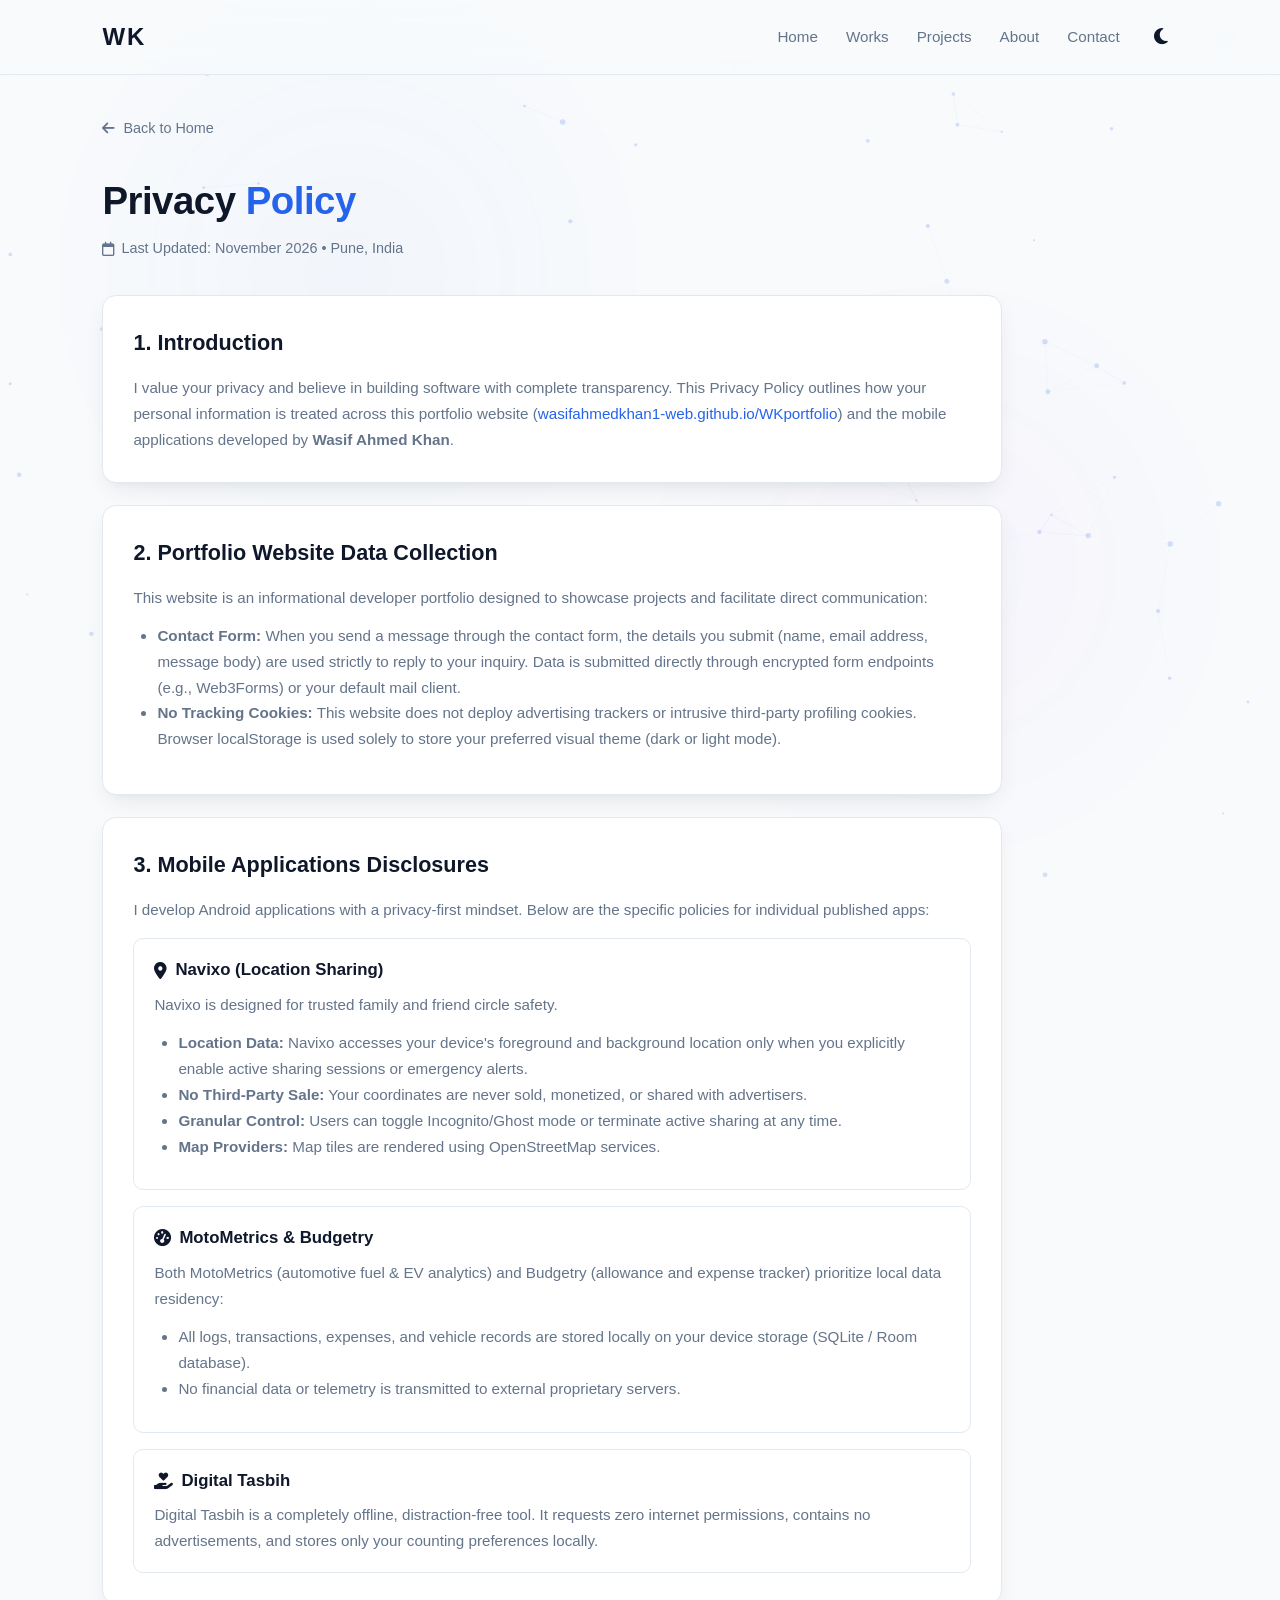
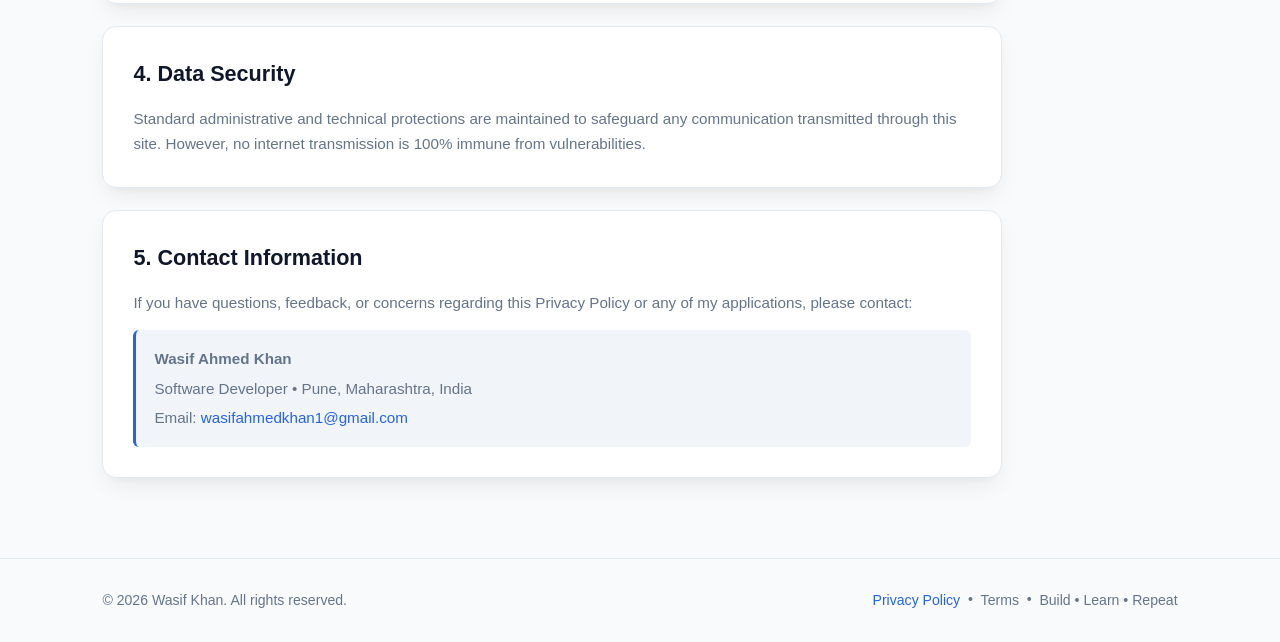
<file: privacy.html>
<!DOCTYPE html>
<html lang="en">
<head>
    <meta charset="UTF-8">
    <meta name="viewport" content="width=device-width, initial-scale=1.0">
    <meta name="theme-color" content="#080c14">
    <title>Privacy Policy | Wasif Khan Portfolio & Apps</title>
    
    <meta name="description" content="Privacy Policy for Wasif Khan's portfolio website and Android applications including Navixo, MotoMetrics, Budgetry, and Digital Tasbih.">
    <meta name="author" content="Wasif Khan">

    <meta property="og:type" content="website">
    <meta property="og:title" content="Privacy Policy | Wasif Khan Portfolio & Apps">
    <meta property="og:description" content="Learn how data and privacy are handled across Wasif Khan's portfolio website and Android applications.">
    <meta property="og:image" content="https://wasifahmedkhan1-web.github.io/WKportfolio/Images/wasif_FP.webp">
    
    <meta name="twitter:card" content="summary_large_image">
    <meta name="twitter:title" content="Privacy Policy | Wasif Khan">
    <meta name="twitter:description" content="Transparent privacy policies for Wasif Khan's portfolio and software projects.">
    <meta name="twitter:image" content="https://wasifahmedkhan1-web.github.io/WKportfolio/Images/wasif_FP.webp">

    <link rel="icon" type="image/svg+xml" href="Images/Small_Logos/WK_Logo.svg">
    <link rel="icon" type="image/png" sizes="32x32" href="Images/Small_Logos/WKLogo_Favi.png">
    <link rel="apple-touch-icon" sizes="180x180" href="Images/Small_Logos/WKLogo_Favi.png">
    <link rel="manifest" href="site.webmanifest">

    <link rel="stylesheet" href="style.css">
    <link rel="stylesheet" href="https://cdnjs.cloudflare.com/ajax/libs/font-awesome/6.4.0/css/all.min.css">
</head>
<body>

        <canvas id="bg-canvas"></canvas>
    <div class="ambient-glow glow-1"></div>
    <div class="ambient-glow glow-2"></div>
<header>
        <a href="index.html" class="logo" aria-label="Wasif Khan Portfolio Home">WK</a>
        <div class="header-right">
            <nav id="nav-menu" aria-label="Main Navigation">
                <a href="index.html#home">Home</a>
                <a href="index.html#works">Works</a>
                <a href="projects.html">Projects</a>
                <a href="index.html#about">About</a>
                <a href="index.html#contact">Contact</a>
            </nav>
            <div class="header-actions">
                <button id="theme-toggle" aria-label="Toggle dark/light theme">
                    <i class="fa-regular fa-sun"></i>
                </button>
                <button id="menu-toggle" class="menu-toggle" aria-label="Toggle navigation menu" aria-expanded="false">
                    <i class="fa-solid fa-bars"></i>
                </button>
            </div>
        </div>
    </header>

    <main class="page-container">
        <div class="legal-header">
            <a href="index.html" class="breadcrumb-nav"><i class="fa-solid fa-arrow-left"></i> Back to Home</a>
            <h1>Privacy <span class="highlight">Policy</span></h1>
            <p class="legal-meta"><i class="fa-regular fa-calendar"></i> Last Updated: November 2026 &bull; Pune, India</p>
        </div>

        <section class="legal-content">
            <div class="legal-card">
                <h2>1. Introduction</h2>
                <p>
                    I value your privacy and believe in building software with complete transparency. This Privacy Policy outlines how your personal information is treated across this portfolio website (<a href="index.html">wasifahmedkhan1-web.github.io/WKportfolio</a>) and the mobile applications developed by <strong>Wasif Ahmed Khan</strong>.
                </p>
            </div>

            <div class="legal-card">
                <h2>2. Portfolio Website Data Collection</h2>
                <p>
                    This website is an informational developer portfolio designed to showcase projects and facilitate direct communication:
                </p>
                <ul>
                    <li><strong>Contact Form:</strong> When you send a message through the contact form, the details you submit (name, email address, message body) are used strictly to reply to your inquiry. Data is submitted directly through encrypted form endpoints (e.g., Web3Forms) or your default mail client.</li>
                    <li><strong>No Tracking Cookies:</strong> This website does not deploy advertising trackers or intrusive third-party profiling cookies. Browser <code>localStorage</code> is used solely to store your preferred visual theme (dark or light mode).</li>
                </ul>
            </div>

            <div class="legal-card">
                <h2>3. Mobile Applications Disclosures</h2>
                <p>
                    I develop Android applications with a privacy-first mindset. Below are the specific policies for individual published apps:
                </p>
                
                <div class="app-policy-item">
                    <h3><i class="fa-solid fa-location-dot"></i> Navixo (Location Sharing)</h3>
                    <p>
                        Navixo is designed for trusted family and friend circle safety.
                    </p>
                    <ul>
                        <li><strong>Location Data:</strong> Navixo accesses your device's foreground and background location only when you explicitly enable active sharing sessions or emergency alerts.</li>
                        <li><strong>No Third-Party Sale:</strong> Your coordinates are never sold, monetized, or shared with advertisers.</li>
                        <li><strong>Granular Control:</strong> Users can toggle Incognito/Ghost mode or terminate active sharing at any time.</li>
                        <li><strong>Map Providers:</strong> Map tiles are rendered using OpenStreetMap services.</li>
                    </ul>
                </div>

                <div class="app-policy-item">
                    <h3><i class="fa-solid fa-gauge-high"></i> MotoMetrics &amp; Budgetry</h3>
                    <p>
                        Both MotoMetrics (automotive fuel &amp; EV analytics) and Budgetry (allowance and expense tracker) prioritize local data residency:
                    </p>
                    <ul>
                        <li>All logs, transactions, expenses, and vehicle records are stored locally on your device storage (SQLite / Room database).</li>
                        <li>No financial data or telemetry is transmitted to external proprietary servers.</li>
                    </ul>
                </div>

                <div class="app-policy-item">
                    <h3><i class="fa-solid fa-hand-holding-heart"></i> Digital Tasbih</h3>
                    <p>
                        Digital Tasbih is a completely offline, distraction-free tool. It requests zero internet permissions, contains no advertisements, and stores only your counting preferences locally.
                    </p>
                </div>
            </div>

            <div class="legal-card">
                <h2>4. Data Security</h2>
                <p>
                    Standard administrative and technical protections are maintained to safeguard any communication transmitted through this site. However, no internet transmission is 100% immune from vulnerabilities.
                </p>
            </div>

            <div class="legal-card">
                <h2>5. Contact Information</h2>
                <p>
                    If you have questions, feedback, or concerns regarding this Privacy Policy or any of my applications, please contact:
                </p>
                <div class="legal-contact-box">
                    <p><strong>Wasif Ahmed Khan</strong></p>
                    <p>Software Developer &bull; Pune, Maharashtra, India</p>
                    <p>Email: <a href="mailto:wasifahmedkhan1@gmail.com">wasifahmedkhan1@gmail.com</a></p>
                </div>
            </div>
        </section>
    </main>

    <footer>
        <p>&copy; 2026 Wasif Khan. All rights reserved.</p>
        <div class="footer-links">
            <a href="privacy.html" class="active">Privacy Policy</a> &bull; 
            <a href="terms.html">Terms</a> &bull; 
            <span>Build &bull; Learn &bull; Repeat</span>
        </div>
    </footer>

    <script src="script.js"></script>
</body>
</html>
</file>
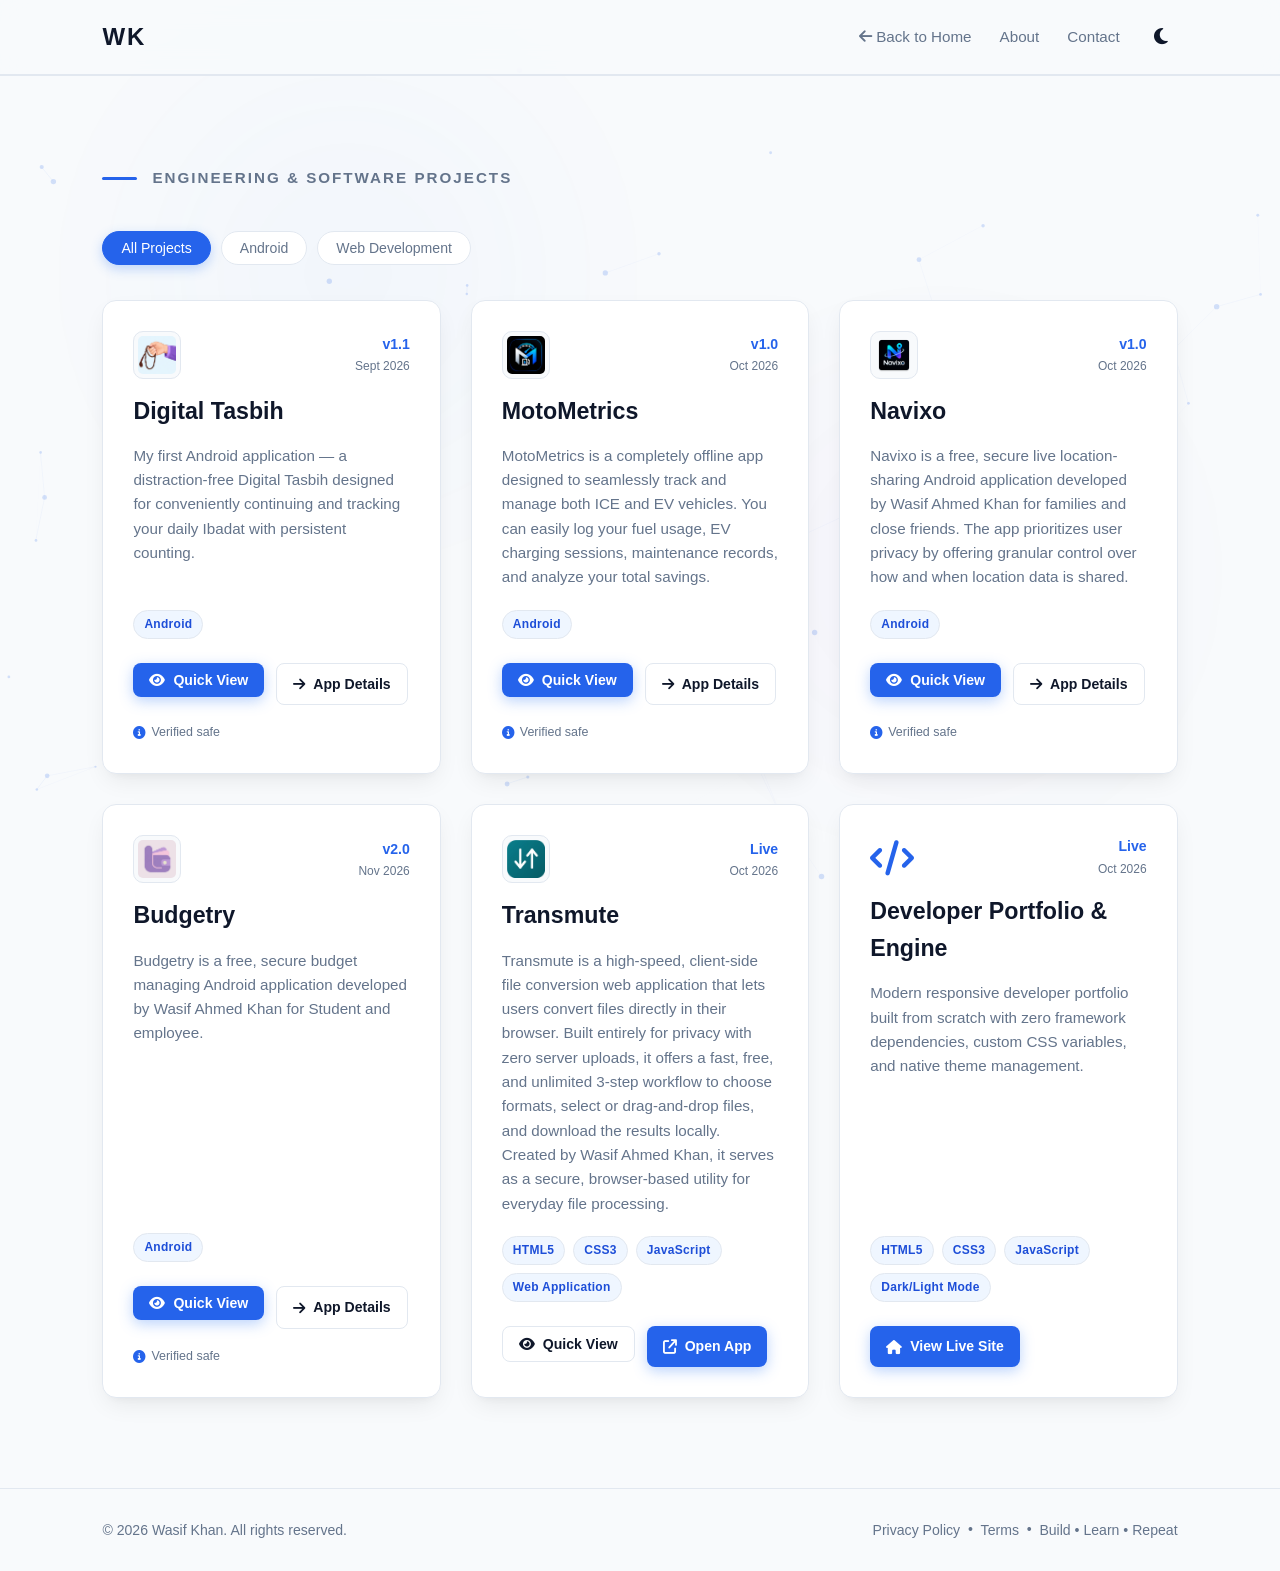
<file: projects.html>
<!DOCTYPE html>
<html lang="en">
<head>
    <meta charset="UTF-8">
    <meta name="viewport" content="width=device-width, initial-scale=1.0">
    <meta name="theme-color" content="#080c14">
    <title>Projects & Works | Wasif Khan</title>
    
    <link rel="canonical" href="https://wasifahmedkhan1-web.github.io/WKportfolio/projects.html">
    <meta name="description" content="Explore native Android packages, web applications, and Python utilities built by Wasif Khan.">
    <meta name="author" content="Wasif Khan">

    <meta property="og:type" content="website">
    <meta property="og:url" content="https://wasifahmedkhan1-web.github.io/WKportfolio/projects.html">
    <meta property="og:title" content="Projects & Works | Wasif Khan">
    <meta property="og:description" content="Explore native Android packages, web applications, and Python utilities built by Wasif Khan.">
    <meta property="og:image" content="https://wasifahmedkhan1-web.github.io/WKportfolio/Images/wasif_FP.webp">

    <meta name="twitter:card" content="summary_large_image">
    <meta name="twitter:title" content="Projects & Works | Wasif Khan">
    <meta name="twitter:description" content="Explore native Android packages, web applications, and Python utilities built by Wasif Khan.">
    <meta name="twitter:image" content="https://wasifahmedkhan1-web.github.io/WKportfolio/Images/wasif_FP.webp">

    <link rel="icon" type="image/svg+xml" href="Images/Small_Logos/WK_Logo.svg">
    <link rel="icon" type="image/png" sizes="32x32" href="Images/Small_Logos/WKLogo_Favi.png">
    <link rel="apple-touch-icon" sizes="180x180" href="Images/Small_Logos/WKLogo_Favi.png">
    <link rel="manifest" href="site.webmanifest">

    <link rel="stylesheet" href="style.css">
    <link rel="stylesheet" href="https://cdnjs.cloudflare.com/ajax/libs/font-awesome/6.4.0/css/all.min.css">
</head>
<body>
    <canvas id="bg-canvas"></canvas>
    <div class="ambient-glow glow-1"></div>
    <div class="ambient-glow glow-2"></div>

    <header>
        <a href="index.html" class="logo" aria-label="Wasif Khan Portfolio Home">WK</a>
        <div class="header-right">
            <nav id="nav-menu" aria-label="Projects Navigation">
                <a href="index.html"><i class="fa-solid fa-arrow-left"></i> Back to Home</a>
                <a href="index.html#about">About</a>
                <a href="index.html#contact">Contact</a>
            </nav>
            <div class="header-actions">
                <button id="theme-toggle" aria-label="Toggle dark/light theme">
                    <i class="fa-regular fa-sun"></i>
                </button>
                <button id="menu-toggle" class="menu-toggle" aria-label="Toggle navigation menu" aria-expanded="false">
                    <i class="fa-solid fa-bars"></i>
                </button>
            </div>
        </div>
    </header>

    <main>
        <section class="works-section" style="min-height: 85vh;">
            <div class="works-header">
                <span class="line"></span>
                <h2>ENGINEERING & SOFTWARE PROJECTS</h2>
            </div>

            <div class="filter-bar">
                <button class="filter-btn active" data-filter="all">All Projects</button>
                <button class="filter-btn" data-filter="android">Android</button>
                <button class="filter-btn" data-filter="web">Web Development</button>
            </div>
            
            <div class="works-grid">
                <div class="work-card reveal" data-category="android">
                    <div class="card-header">
                        <img src="Images/Digi_Tasbih_logo.webp" alt="Digital Tasbih Logo" class="custom-work-logo" width="48" height="48">
                        <div class="app-meta">
                            <span class="version">v1.1</span>
                            <span class="date">Sept 2026</span>
                        </div>
                    </div>
                    <h3>Digital Tasbih</h3>
                    <p>My first Android application — a distraction-free Digital Tasbih designed for conveniently continuing and tracking your daily Ibadat with persistent counting.</p>
                    <div class="tech-tags">
                        <span class="tag">Android</span>
                    </div>
                    <div class="card-actions">
                        <button type="button" class="btn-primary btn-small" data-app="tasbih">
                            <i class="fa-solid fa-eye"></i> Quick View
                        </button>
                        <a href="digital-tasbih.html" class="btn-secondary btn-small">
                            <i class="fa-solid fa-arrow-right"></i> App Details
                        </a>
                    </div>
                    <span class="apk-notice"><i class="fa-solid fa-circle-info"></i>Verified safe</span>
                </div>

                <div class="work-card reveal" data-category="android">
                    <div class="card-header">
                        <img src="Images/MotoMetrics_logo.webp" alt="MotoMetrics Logo" class="custom-work-logo" width="48" height="48">
                        <div class="app-meta">
                            <span class="version">v1.0</span>
                            <span class="date">Oct 2026</span>
                        </div>
                    </div>
                    <h3>MotoMetrics</h3>
                    <p>MotoMetrics is a completely offline app designed to seamlessly track and manage both ICE and EV vehicles. You can easily log your fuel usage, EV charging sessions, maintenance records, and analyze your total savings.</p>
                    <div class="tech-tags">
                        <span class="tag">Android</span>
                    </div>
                    <div class="card-actions">
                        <button type="button" class="btn-primary btn-small" data-app="motometrics">
                            <i class="fa-solid fa-eye"></i> Quick View
                        </button>
                        <a href="motometrics.html" class="btn-secondary btn-small">
                            <i class="fa-solid fa-arrow-right"></i> App Details
                        </a>
                    </div>
                    <span class="apk-notice"><i class="fa-solid fa-circle-info"></i>Verified safe</span>
                </div>

                <div class="work-card reveal" data-category="android">
                    <div class="card-header">
                        <img src="Images/Navixo_logo.webp" alt="Navixo Logo" class="custom-work-logo" width="48" height="48">
                        <div class="app-meta">
                            <span class="version">v1.0</span>
                            <span class="date">Oct 2026</span>
                        </div>
                    </div>
                    <h3>Navixo</h3>
                    <p>Navixo is a free, secure live location-sharing Android application developed by Wasif Ahmed Khan for families and close friends. The app prioritizes user privacy by offering granular control over how and when location data is shared.</p>
                    <div class="tech-tags">
                        <span class="tag">Android</span>
                    </div>
                    <div class="card-actions">
                        <button type="button" class="btn-primary btn-small" data-app="navixo">
                            <i class="fa-solid fa-eye"></i> Quick View
                        </button>
                        <a href="navixo.html" class="btn-secondary btn-small">
                            <i class="fa-solid fa-arrow-right"></i> App Details
                        </a>
                    </div>
                    <span class="apk-notice"><i class="fa-solid fa-circle-info"></i>Verified safe</span>
                </div>

                <div class="work-card reveal" data-category="android">
                    <div class="card-header">
                        <img src="Images/Budgetry_logo.webp" alt="Budgetry Logo" class="custom-work-logo" width="48" height="48">
                        <div class="app-meta">
                            <span class="version">v2.0</span>
                            <span class="date">Nov 2026</span>
                        </div>
                    </div>
                    <h3>Budgetry</h3>
                    <p>Budgetry is a free, secure budget managing Android application developed by Wasif Ahmed Khan for Student and employee.</p>
                    <div class="tech-tags">
                        <span class="tag">Android</span>
                    </div>
                    <div class="card-actions">
                        <button type="button" class="btn-primary btn-small" data-app="budgetry">
                            <i class="fa-solid fa-eye"></i> Quick View
                        </button>
                        <a href="budgetry.html" class="btn-secondary btn-small">
                            <i class="fa-solid fa-arrow-right"></i> App Details
                        </a>
                    </div>
                    <span class="apk-notice"><i class="fa-solid fa-circle-info"></i>Verified safe</span>
                </div>

                <div class="work-card reveal" data-category="web">
                    <div class="card-header">
                        <img src="Images/Transmute.webp" alt="Transmute Logo" class="custom-work-logo" width="48" height="48">
                        <div class="app-meta">
                            <span class="version">Live</span>
                            <span class="date">Oct 2026</span>
                        </div>
                    </div>
                    <h3>Transmute</h3>
                    <p>Transmute is a high-speed, client-side file conversion web application that lets users convert files directly in their browser. Built entirely for privacy with zero server uploads, it offers a fast, free, and unlimited 3-step workflow to choose formats, select or drag-and-drop files, and download the results locally. Created by Wasif Ahmed Khan, it serves as a secure, browser-based utility for everyday file processing.</p>
                    <div class="tech-tags">
                        <span class="tag">HTML5</span>
                        <span class="tag">CSS3</span>
                        <span class="tag">JavaScript</span>
                        <span class="tag">Web Application</span>
                    </div>
                    <div class="card-actions">
                        <button type="button" class="btn-secondary btn-small" data-app="transmute">
                            <i class="fa-solid fa-eye"></i> Quick View
                        </button>
                        <a href="https://wasifahmedkhan1-web.github.io/Transmute" target="_blank" rel="noopener noreferrer" class="btn-primary btn-small">
                            <i class="fa-solid fa-arrow-up-right-from-square"></i> Open App
                        </a>
                    </div>
                </div>

                <div class="work-card reveal" data-category="web">
                    <div class="card-header">
                        <i class="fa-solid fa-code work-icon"></i>
                        <div class="app-meta">
                            <span class="version">Live</span>
                            <span class="date">Oct 2026</span>
                        </div>
                    </div>
                    <h3>Developer Portfolio & Engine</h3>
                    <p>Modern responsive developer portfolio built from scratch with zero framework dependencies, custom CSS variables, and native theme management.</p>
                    <div class="tech-tags">
                        <span class="tag">HTML5</span>
                        <span class="tag">CSS3</span>
                        <span class="tag">JavaScript</span>
                        <span class="tag">Dark/Light Mode</span>
                    </div>
                    <div class="card-actions">
                        <a href="index.html" class="btn-primary btn-small">
                            <i class="fa-solid fa-house"></i> View Live Site
                        </a>
                    </div>
                </div>
            </div>
        </section>
    </main>

    <div id="app-modal" class="modal" role="dialog" aria-modal="true" aria-hidden="true">
        <div class="modal-backdrop"></div>
        <div class="modal-dialog">
            <button class="modal-close" id="modal-close" aria-label="Close modal">&times;</button>
            <div class="modal-body" id="modal-body"></div>
        </div>
    </div>

    <button id="back-to-top" class="back-to-top" aria-label="Back to top">
        <svg class="progress-ring" width="48" height="48" viewBox="0 0 48 48">
            <circle class="progress-ring-circle" cx="24" cy="24" r="20"></circle>
        </svg>
        <i class="fa-solid fa-arrow-up"></i>
    </button>

    <footer>
        <p>&copy; 2026 Wasif Khan. All rights reserved.</p>
        <div class="footer-links">
            <a href="privacy.html">Privacy Policy</a> &bull; 
            <a href="terms.html">Terms</a> &bull; 
            <span>Build &bull; Learn &bull; Repeat</span>
        </div>
    </footer>

    <script src="script.js"></script>
</body>
</html>
</file>
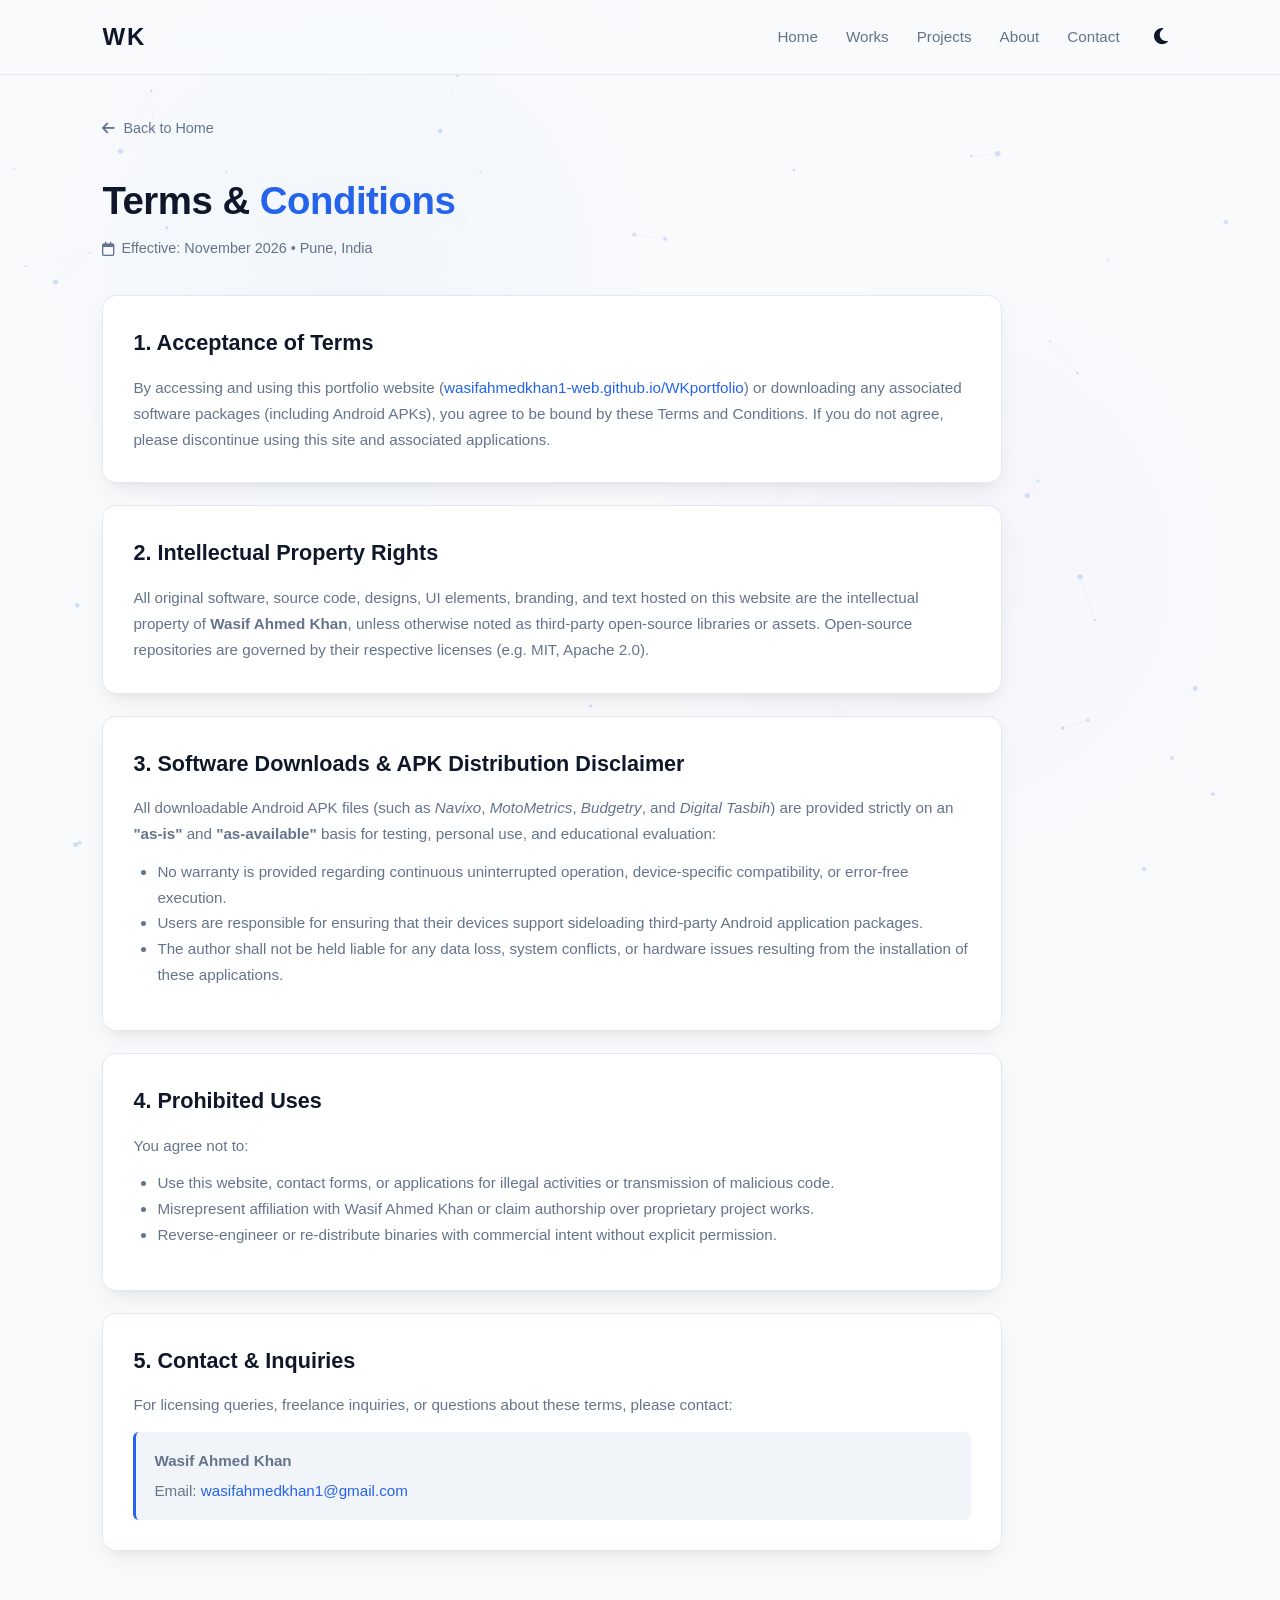
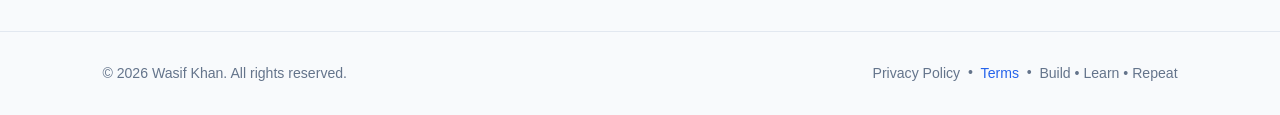
<file: terms.html>
<!DOCTYPE html>
<html lang="en">
<head>
    <meta charset="UTF-8">
    <meta name="viewport" content="width=device-width, initial-scale=1.0">
    <meta name="theme-color" content="#080c14">
    <title>Terms and Conditions | Wasif Khan</title>
    
    <meta name="description" content="Terms of Service and Software Usage Conditions for Wasif Khan's portfolio and published applications.">
    <meta name="author" content="Wasif Khan">

    <meta property="og:type" content="website">
    <meta property="og:title" content="Terms and Conditions | Wasif Khan">
    <meta property="og:description" content="Terms of Service and Software Usage Conditions for Wasif Khan's portfolio and applications.">
    <meta property="og:image" content="https://wasifahmedkhan1-web.github.io/WKportfolio/Images/wasif_FP.webp">
    
    <meta name="twitter:card" content="summary_large_image">
    <meta name="twitter:title" content="Terms and Conditions | Wasif Khan">
    <meta name="twitter:description" content="Terms of Service and Software Usage Conditions for Wasif Khan's portfolio.">
    <meta name="twitter:image" content="https://wasifahmedkhan1-web.github.io/WKportfolio/Images/wasif_FP.webp">

    <link rel="icon" type="image/svg+xml" href="Images/Small_Logos/WK_Logo.svg">
    <link rel="icon" type="image/png" sizes="32x32" href="Images/Small_Logos/WKLogo_Favi.png">
    <link rel="apple-touch-icon" sizes="180x180" href="Images/Small_Logos/WKLogo_Favi.png">
    <link rel="manifest" href="site.webmanifest">

    <link rel="stylesheet" href="style.css">
    <link rel="stylesheet" href="https://cdnjs.cloudflare.com/ajax/libs/font-awesome/6.4.0/css/all.min.css">
</head>
<body>

        <canvas id="bg-canvas"></canvas>
    <div class="ambient-glow glow-1"></div>
    <div class="ambient-glow glow-2"></div>
<header>
        <a href="index.html" class="logo" aria-label="Wasif Khan Portfolio Home">WK</a>
        <div class="header-right">
            <nav id="nav-menu" aria-label="Main Navigation">
                <a href="index.html#home">Home</a>
                <a href="index.html#works">Works</a>
                <a href="projects.html">Projects</a>
                <a href="index.html#about">About</a>
                <a href="index.html#contact">Contact</a>
            </nav>
            <div class="header-actions">
                <button id="theme-toggle" aria-label="Toggle dark/light theme">
                    <i class="fa-regular fa-sun"></i>
                </button>
                <button id="menu-toggle" class="menu-toggle" aria-label="Toggle navigation menu" aria-expanded="false">
                    <i class="fa-solid fa-bars"></i>
                </button>
            </div>
        </div>
    </header>

    <main class="page-container">
        <div class="legal-header">
            <a href="index.html" class="breadcrumb-nav"><i class="fa-solid fa-arrow-left"></i> Back to Home</a>
            <h1>Terms &amp; <span class="highlight">Conditions</span></h1>
            <p class="legal-meta"><i class="fa-regular fa-calendar"></i> Effective: November 2026 &bull; Pune, India</p>
        </div>

        <section class="legal-content">
            <div class="legal-card">
                <h2>1. Acceptance of Terms</h2>
                <p>
                    By accessing and using this portfolio website (<a href="index.html">wasifahmedkhan1-web.github.io/WKportfolio</a>) or downloading any associated software packages (including Android APKs), you agree to be bound by these Terms and Conditions. If you do not agree, please discontinue using this site and associated applications.
                </p>
            </div>

            <div class="legal-card">
                <h2>2. Intellectual Property Rights</h2>
                <p>
                    All original software, source code, designs, UI elements, branding, and text hosted on this website are the intellectual property of <strong>Wasif Ahmed Khan</strong>, unless otherwise noted as third-party open-source libraries or assets. Open-source repositories are governed by their respective licenses (e.g. MIT, Apache 2.0).
                </p>
            </div>

            <div class="legal-card">
                <h2>3. Software Downloads &amp; APK Distribution Disclaimer</h2>
                <p>
                    All downloadable Android APK files (such as <em>Navixo</em>, <em>MotoMetrics</em>, <em>Budgetry</em>, and <em>Digital Tasbih</em>) are provided strictly on an <strong>"as-is"</strong> and <strong>"as-available"</strong> basis for testing, personal use, and educational evaluation:
                </p>
                <ul>
                    <li>No warranty is provided regarding continuous uninterrupted operation, device-specific compatibility, or error-free execution.</li>
                    <li>Users are responsible for ensuring that their devices support sideloading third-party Android application packages.</li>
                    <li>The author shall not be held liable for any data loss, system conflicts, or hardware issues resulting from the installation of these applications.</li>
                </ul>
            </div>

            <div class="legal-card">
                <h2>4. Prohibited Uses</h2>
                <p>You agree not to:</p>
                <ul>
                    <li>Use this website, contact forms, or applications for illegal activities or transmission of malicious code.</li>
                    <li>Misrepresent affiliation with Wasif Ahmed Khan or claim authorship over proprietary project works.</li>
                    <li>Reverse-engineer or re-distribute binaries with commercial intent without explicit permission.</li>
                </ul>
            </div>

            <div class="legal-card">
                <h2>5. Contact &amp; Inquiries</h2>
                <p>
                    For licensing queries, freelance inquiries, or questions about these terms, please contact:
                </p>
                <div class="legal-contact-box">
                    <p><strong>Wasif Ahmed Khan</strong></p>
                    <p>Email: <a href="mailto:wasifahmedkhan1@gmail.com">wasifahmedkhan1@gmail.com</a></p>
                </div>
            </div>
        </section>
    </main>

    <footer>
        <p>&copy; 2026 Wasif Khan. All rights reserved.</p>
        <div class="footer-links">
            <a href="privacy.html">Privacy Policy</a> &bull; 
            <a href="terms.html" class="active">Terms</a> &bull; 
            <span>Build &bull; Learn &bull; Repeat</span>
        </div>
    </footer>

    <script src="script.js"></script>
</body>
</html>
</file>
<file: style.css>
* {
    margin: 0;
    padding: 0;
    box-sizing: border-box;
    font-family: 'Segoe UI', -apple-system, BlinkMacSystemFont, Roboto, Helvetica, Arial, sans-serif;
    scroll-behavior: smooth;
}

:root {
    --bg-color: #080c14;
    --card-bg: #0f1624;
    --border-color: #1e293b;
    --text-main: #f8fafc;
    --text-muted: #94a3b8;
    --accent-blue: #3b82f6;
    --accent-blue-hover: #2563eb;
    --header-bg: rgba(8, 12, 20, 0.88);
    --card-shadow: 0 10px 30px -5px rgba(0, 0, 0, 0.5);
    --tag-bg: #1e293b;
    --tag-text: #93c5fd;
    --input-bg: #080c14;
    --terminal-bg: #0f1624;
}

[data-theme="light"] {
    --bg-color: #f8fafc;
    --card-bg: #ffffff;
    --border-color: #e2e8f0;
    --text-main: #0f172a;
    --text-muted: #64748b;
    --accent-blue: #2563eb;
    --accent-blue-hover: #1d4ed8;
    --header-bg: rgba(248, 250, 252, 0.88);
    --card-shadow: 0 10px 25px -5px rgba(0, 0, 0, 0.08), 0 8px 10px -6px rgba(0, 0, 0, 0.04);
    --tag-bg: #eff6ff;
    --tag-text: #1d4ed8;
    --input-bg: #f1f5f9;
    --terminal-bg: #0f172a;
}

::-webkit-scrollbar {
    width: 8px;
}

::-webkit-scrollbar-track {
    background: var(--bg-color);
}

::-webkit-scrollbar-thumb {
    background: var(--border-color);
    border-radius: 4px;
}

::-webkit-scrollbar-thumb:hover {
    background: var(--accent-blue);
}

body {
    background-color: var(--bg-color);
    color: var(--text-main);
    overflow-x: hidden;
    transition: background-color 0.3s ease, color 0.3s ease;
    line-height: 1.6;
    position: relative;
}

#bg-canvas {
    position: fixed;
    top: 0;
    left: 0;
    width: 100%;
    height: 100%;
    z-index: -2;
    pointer-events: none;
    opacity: 0.45;
}

.ambient-glow {
    position: fixed;
    border-radius: 50%;
    filter: blur(120px);
    z-index: -3;
    pointer-events: none;
    opacity: 0.22;
}

.glow-1 {
    top: 6%;
    left: 10%;
    width: 440px;
    height: 440px;
    background: radial-gradient(circle, rgba(59, 130, 246, 0.35), transparent 70%);
}

.glow-2 {
    bottom: 10%;
    right: 8%;
    width: 480px;
    height: 480px;
    background: radial-gradient(circle, rgba(147, 51, 234, 0.25), transparent 70%);
}

a:focus-visible, 
button:focus-visible, 
input:focus-visible, 
textarea:focus-visible {
    outline: 2px solid var(--accent-blue);
    outline-offset: 3px;
}

/* Header & Navigation */
header {
    display: flex;
    justify-content: space-between;
    align-items: center;
    padding: 18px 8%;
    border-bottom: 1px solid var(--border-color);
    position: sticky;
    top: 0;
    background: var(--header-bg);
    backdrop-filter: blur(12px);
    -webkit-backdrop-filter: blur(12px);
    z-index: 1000;
    transition: background-color 0.3s ease, border-color 0.3s ease;
}

.logo {
    font-size: 1.5rem;
    font-weight: 800;
    letter-spacing: 2px;
    color: var(--text-main);
    text-decoration: none;
    transition: color 0.3s ease;
}

.logo:hover {
    color: var(--accent-blue);
}

.header-right {
    display: flex;
    align-items: center;
    gap: 24px;
}

nav {
    display: flex;
    align-items: center;
    gap: 28px;
}

nav a {
    color: var(--text-muted);
    text-decoration: none;
    font-size: 0.95rem;
    font-weight: 500;
    transition: color 0.25s ease;
    position: relative;
    padding: 4px 0;
}

nav a:hover, 
nav a.active {
    color: var(--text-main);
}

nav a.active::after {
    content: '';
    position: absolute;
    bottom: -2px;
    left: 0;
    width: 100%;
    height: 2px;
    background-color: var(--accent-blue);
    border-radius: 2px;
}

.header-actions {
    display: flex;
    align-items: center;
    gap: 12px;
}

#theme-toggle {
    background: none;
    border: none;
    color: var(--text-main);
    cursor: pointer;
    font-size: 1.15rem;
    padding: 8px 10px;
    border-radius: 6px;
    transition: color 0.25s, transform 0.2s;
    display: inline-flex;
    align-items: center;
    justify-content: center;
}

#theme-toggle:hover {
    color: var(--accent-blue);
    transform: rotate(15deg);
}

.menu-toggle {
    display: none;
    background: none;
    border: none;
    color: var(--text-main);
    font-size: 1.3rem;
    cursor: pointer;
    padding: 8px 10px;
    border-radius: 6px;
    transition: color 0.25s ease;
    align-items: center;
    justify-content: center;
}

.menu-toggle:hover {
    color: var(--accent-blue);
}

/* Hero Section */
.hero-section {
    min-height: 88vh;
    padding: 60px 8%;
    display: grid;
    grid-template-columns: 1.2fr 1fr;
    position: relative;
    align-items: center;
    gap: 40px;
}

.greeting {
    color: var(--accent-blue);
    font-size: 0.95rem;
    font-weight: 700;
    letter-spacing: 2px;
    margin-bottom: 12px;
    text-transform: uppercase;
}

h1 {
    font-size: 3.5rem;
    font-weight: 800;
    line-height: 1.1;
    margin-bottom: 15px;
    letter-spacing: -0.5px;
}

.highlight {
    color: var(--accent-blue);
}

.subtitle {
    font-size: 1.15rem;
    color: var(--text-muted);
    font-weight: 500;
    margin-bottom: 20px;
}

.typewriter-text {
    color: var(--accent-blue);
    font-weight: 700;
    border-right: 2px solid var(--accent-blue);
    padding-right: 4px;
    animation: blinkCaret 0.8s infinite;
}

@keyframes blinkCaret {
    0%, 100% { border-color: transparent; }
    50% { border-color: var(--accent-blue); }
}

.description {
    color: var(--text-muted);
    font-size: 0.98rem;
    line-height: 1.7;
    margin-bottom: 30px;
    max-width: 500px;
}

.hero-buttons {
    display: flex;
    flex-wrap: wrap;
    gap: 14px;
    margin-bottom: 30px;
}

.btn-primary {
    background-color: var(--accent-blue);
    color: #ffffff;
    padding: 12px 24px;
    border-radius: 8px;
    text-decoration: none;
    font-weight: 600;
    display: inline-flex;
    align-items: center;
    gap: 10px;
    transition: background-color 0.25s ease, transform 0.2s ease, box-shadow 0.25s ease;
    border: none;
    cursor: pointer;
    font-size: 0.95rem;
    box-shadow: 0 4px 14px rgba(59, 130, 246, 0.35);
}

.btn-primary:hover {
    background-color: var(--accent-blue-hover);
    transform: translateY(-2px);
    box-shadow: 0 6px 20px rgba(59, 130, 246, 0.45);
}

.btn-secondary {
    background: transparent;
    color: var(--text-main);
    padding: 12px 24px;
    border-radius: 8px;
    border: 1px solid var(--border-color);
    text-decoration: none;
    font-weight: 600;
    display: inline-flex;
    align-items: center;
    gap: 8px;
    transition: border-color 0.25s ease, background-color 0.25s ease, transform 0.2s ease, color 0.25s ease;
}

.btn-secondary:hover {
    border-color: var(--accent-blue);
    color: var(--accent-blue);
    transform: translateY(-2px);
}

.btn-small {
    padding: 9px 16px;
    font-size: 0.88rem;
    align-self: flex-start;
    display: inline-flex;
    align-items: center;
    gap: 8px;
}

.btn-link {
    background: none;
    border: none;
    color: var(--accent-blue);
    font-size: 0.88rem;
    font-weight: 600;
    cursor: pointer;
    display: inline-flex;
    align-items: center;
    gap: 6px;
    padding: 8px 4px;
    transition: color 0.2s ease, transform 0.2s ease;
}

.btn-link:hover {
    color: var(--accent-blue-hover);
    transform: translateX(3px);
}

.social-icons {
    display: flex;
    gap: 20px;
    align-items: center;
}

.social-icons a {
    color: var(--text-muted);
    font-size: 1.3rem;
    transition: color 0.25s ease, transform 0.2s ease;
    display: inline-flex;
    align-items: center;
    justify-content: center;
    width: 36px;
    height: 36px;
}

.social-icons a:hover {
    color: var(--accent-blue);
    transform: translateY(-3px);
}

.hero-visual {
    position: relative;
    display: flex;
    justify-content: center;
    align-items: center;
    height: 450px;
}

.profile-card {
    width: 270px;
    height: 330px;
    border-radius: 18px;
    overflow: hidden;
    border: 2px solid var(--border-color);
    background: var(--card-bg);
    box-shadow: var(--card-shadow);
    z-index: 2;
    animation: float 4.5s ease-in-out infinite; 
}

.profile-card img {
    width: 100%;
    height: 100%;
    object-fit: cover;
    object-position: top center;
    display: block;
}

.quote-box {
    position: absolute;
    top: 25px;
    right: 15px;
    font-size: 0.9rem;
    font-style: italic;
    color: var(--text-muted);
    line-height: 1.4;
    border-left: 3px solid var(--accent-blue);
    padding: 8px 14px;
    background: var(--card-bg);
    border-radius: 0 8px 8px 0;
    box-shadow: var(--card-shadow);
    z-index: 3;
}

.terminal-box {
    position: absolute;
    bottom: 20px;
    right: 15px;
    background: var(--terminal-bg);
    border: 1px solid var(--border-color);
    padding: 14px 16px;
    border-radius: 10px;
    width: 190px;
    font-family: 'Consolas', 'Courier New', monospace;
    font-size: 0.78rem;
    color: #34d399;
    box-shadow: var(--card-shadow);
    z-index: 3;
}

.terminal-dots {
    display: flex;
    gap: 6px;
    margin-bottom: 8px;
}

.dot {
    width: 9px;
    height: 9px;
    border-radius: 50%;
}

.dot.red { background: #ef4444; }
.dot.yellow { background: #f59e0b; }
.dot.green { background: #10b981; }

.scroll-down {
    position: absolute;
    bottom: 20px;
    left: 8%;
}

.scroll-down a {
    color: var(--text-muted);
    text-decoration: none;
    font-size: 0.85rem;
    font-weight: 500;
    display: flex;
    align-items: center;
    gap: 8px;
    transition: color 0.25s ease;
}

.scroll-down a:hover {
    color: var(--accent-blue);
}

/* Works Section */
.works-section {
    padding: 90px 8%;
    border-top: 1px solid var(--border-color);
}

.works-header, 
.about-header, 
.contact-header {
    display: flex;
    align-items: center;
    gap: 15px;
    margin-bottom: 40px;
}

.line {
    width: 35px;
    height: 3px;
    background-color: var(--accent-blue);
    border-radius: 2px;
}

.works-header h2, 
.about-header h2, 
.contact-header h2 {
    font-size: 0.95rem;
    font-weight: 700;
    letter-spacing: 2px;
    color: var(--text-muted);
    text-transform: uppercase;
}

/* Filter Bar for Projects page */
.filter-bar {
    display: flex;
    flex-wrap: wrap;
    gap: 10px;
    margin-bottom: 35px;
}

.filter-btn {
    background: var(--card-bg);
    border: 1px solid var(--border-color);
    color: var(--text-muted);
    padding: 8px 18px;
    border-radius: 9999px;
    font-size: 0.88rem;
    font-weight: 500;
    cursor: pointer;
    transition: all 0.25s ease;
}

.filter-btn:hover {
    color: var(--text-main);
    border-color: var(--accent-blue);
}

.filter-btn.active {
    background: var(--accent-blue);
    color: #ffffff;
    border-color: var(--accent-blue);
    box-shadow: 0 4px 12px rgba(59, 130, 246, 0.3);
}

.works-grid {
    display: grid;
    grid-template-columns: repeat(auto-fit, minmax(310px, 1fr));
    gap: 30px;
}

.work-card {
    background: var(--card-bg);
    border: 1px solid var(--border-color);
    border-radius: 14px;
    padding: 30px;
    display: flex;
    flex-direction: column;
    gap: 14px;
    box-shadow: var(--card-shadow);
    transition: transform 0.3s ease, border-color 0.3s ease, box-shadow 0.3s ease, opacity 0.3s ease;
    position: relative; 
}

.work-card:hover {
    transform: translateY(-6px);
    border-color: var(--accent-blue);
    box-shadow: 0 16px 32px -8px rgba(0, 0, 0, 0.4);
}

[data-theme="light"] .work-card:hover {
    box-shadow: 0 16px 32px -8px rgba(0, 0, 0, 0.12);
}

.card-header {
    display: flex;
    justify-content: space-between;
    align-items: center;
    width: 100%;
}

.work-icon {
    font-size: 2.2rem;
    color: var(--accent-blue);
}

.custom-work-logo {
    width: 48px;
    height: 48px;         
    object-fit: contain;  
    border-radius: 10px;
    border: 1px solid var(--border-color);
    background: var(--bg-color);
    padding: 4px;
}

.app-meta {
    text-align: right;
    font-family: 'Consolas', monospace;
}

.app-meta .version {
    display: block;
    color: var(--accent-blue);
    font-weight: 700;
    font-size: 0.88rem;
    margin-bottom: 2px;
}

.app-meta .date {
    display: block;
    color: var(--text-muted);
    font-size: 0.75rem;
}

.work-card h3 {
    font-size: 1.45rem;
    color: var(--text-main);
    font-weight: 700;
}

.work-card p {
    color: var(--text-muted);
    font-size: 0.95rem;
    line-height: 1.6;
    flex-grow: 1;
}

.tech-tags {
    display: flex;
    flex-wrap: wrap;
    gap: 8px;
    margin: 6px 0 10px;
}

.tag {
    background: var(--tag-bg);
    color: var(--tag-text);
    font-size: 0.75rem;
    font-weight: 600;
    padding: 4px 10px;
    border-radius: 9999px;
    letter-spacing: 0.3px;
    border: 1px solid var(--border-color);
}

.card-actions {
    display: flex;
    flex-wrap: wrap;
    align-items: center;
    gap: 12px;
    margin-top: auto;
}

.apk-notice {
    font-size: 0.78rem;
    color: var(--text-muted);
    margin-top: 4px;
    display: flex;
    align-items: center;
    gap: 6px;
    width: 100%;
}

.apk-notice i {
    color: var(--accent-blue);
}

/* About Section */
.about-section {
    padding: 90px 8%;
    border-top: 1px solid var(--border-color);
}

.about-grid {
    display: grid;
    grid-template-columns: 1.2fr 1fr 1.2fr;
    gap: 35px;
    align-items: start;
}

.about-text h3 {
    font-size: 2rem;
    font-weight: 700;
    margin-bottom: 18px;
}

.about-text p {
    color: var(--text-muted);
    font-size: 0.96rem;
    line-height: 1.7;
    margin-bottom: 25px;
}

.about-info-list {
    display: flex;
    flex-direction: column;
    gap: 18px;
}

.info-item {
    display: flex;
    gap: 15px;
    align-items: flex-start;
}

.info-item i {
    color: var(--accent-blue);
    font-size: 1.2rem;
    margin-top: 3px;
    width: 20px;
}

.info-item strong {
    font-size: 0.92rem;
    display: block;
    color: var(--text-main);
}

.info-item p {
    margin: 2px 0 0;
    font-size: 0.88rem;
    color: var(--text-muted);
}

.skills-container {
    background: var(--card-bg);
    border: 1px solid var(--border-color);
    border-radius: 14px;
    padding: 24px 28px;
    box-shadow: var(--card-shadow);
}

.skills-container h4 {
    font-size: 0.85rem;
    font-weight: 700;
    letter-spacing: 1.5px;
    color: var(--text-muted);
    margin-bottom: 18px;
    text-transform: uppercase;
}

.skills-group {
    margin-bottom: 18px;
}

.skills-group:last-child {
    margin-bottom: 0;
}

.skills-group-title {
    display: flex;
    align-items: center;
    gap: 8px;
    font-size: 0.8rem;
    font-weight: 700;
    text-transform: uppercase;
    letter-spacing: 0.5px;
    color: var(--accent-blue);
    margin-bottom: 8px;
}

.skills-tags {
    display: flex;
    flex-wrap: wrap;
    gap: 7px;
}

.subtle-tag {
    display: inline-block;
    padding: 5px 12px;
    border-radius: 6px;
    background: var(--bg-color);
    border: 1px solid var(--border-color);
    font-size: 0.84rem;
    color: var(--text-main);
    font-weight: 500;
    transition: border-color 0.2s ease, color 0.2s ease, transform 0.15s ease;
}

.subtle-tag:hover {
    border-color: var(--accent-blue);
    color: var(--accent-blue);
    transform: translateY(-1px);
}

.skill-item {
    display: flex;
    align-items: center;
    gap: 14px;
    margin-bottom: 16px;
    font-size: 0.95rem;
    font-weight: 500;
}

.skill-item:last-child {
    margin-bottom: 0;
}

.skill-icon {
    font-size: 1.25rem;
    width: 22px;
    text-align: center;
}

.c-badge { color: #60a5fa; }
.py-badge { color: #facc15; }
.js-badge { color: #fde047; }
.react-badge { color: #38bdf8; }
.html-badge { color: #fb923c; }
.dsa-badge { color: #34d399; }

.about-image-card {
    background: var(--card-bg);
    border: 1px solid var(--border-color);
    border-radius: 14px;
    overflow: hidden;
    display: flex;
    flex-direction: column;
    box-shadow: var(--card-shadow);
}

.about-image-card img {
    width: 100%;
    height: 230px;
    object-fit: cover;
    display: block;
}

.image-footer-tags {
    padding: 16px;
    font-family: 'Consolas', monospace;
    font-size: 0.88rem;
    color: var(--text-muted);
    text-align: center;
    border-top: 1px solid var(--border-color);
    background: var(--card-bg);
}

/* Contact Section */
.contact-section {
    padding: 90px 8%;
    border-top: 1px solid var(--border-color);
}

.contact-grid {
    display: grid;
    grid-template-columns: 1fr 1fr 1.2fr;
    gap: 40px;
    align-items: start;
}

.contact-info h3 {
    font-size: 2.2rem;
    font-weight: 700;
    margin-bottom: 18px;
}

.contact-info p {
    color: var(--text-muted);
    line-height: 1.7;
    margin-bottom: 25px;
    font-size: 0.96rem;
}

.contact-details {
    display: flex;
    flex-direction: column;
    gap: 22px;
}

.detail-row {
    display: flex;
    gap: 15px;
    align-items: center;
}

.detail-row i {
    font-size: 1.3rem;
    color: var(--accent-blue);
    width: 24px;
    text-align: center;
}

.detail-row small {
    color: var(--text-muted);
    font-size: 0.78rem;
    text-transform: uppercase;
    letter-spacing: 0.5px;
    display: block;
}

.detail-row p, 
.detail-row a {
    font-size: 0.95rem;
    color: var(--text-main);
    text-decoration: none;
    margin: 2px 0 0;
    font-weight: 500;
    transition: color 0.25s ease;
}

.detail-row a:hover {
    color: var(--accent-blue);
}

.contact-form-card {
    background: var(--card-bg);
    border: 1px solid var(--border-color);
    border-radius: 14px;
    padding: 28px;
    box-shadow: var(--card-shadow);
}

.contact-form-card form {
    display: flex;
    flex-direction: column;
    gap: 16px;
}

.contact-form-card input, 
.contact-form-card textarea {
    background: var(--input-bg);
    border: 1px solid var(--border-color);
    padding: 13px 16px;
    border-radius: 8px;
    color: var(--text-main);
    font-size: 0.92rem;
    outline: none;
    resize: none;
    transition: border-color 0.25s, box-shadow 0.25s;
}

.contact-form-card input:focus, 
.contact-form-card textarea:focus {
    border-color: var(--accent-blue);
    box-shadow: 0 0 0 3px rgba(59, 130, 246, 0.2);
}

.full-width {
    width: 100%;
    justify-content: center;
}

.form-status {
    margin-top: 12px;
    padding: 12px 14px;
    border-radius: 8px;
    font-size: 0.88rem;
    display: none;
    line-height: 1.5;
}

.form-status.success {
    display: block;
    background: rgba(16, 185, 129, 0.12);
    color: #10b981;
    border: 1px solid #10b981;
}

.form-status.info {
    display: block;
    background: rgba(59, 130, 246, 0.12);
    color: var(--accent-blue);
    border: 1px solid var(--accent-blue);
}

.form-status.error {
    display: block;
    background: rgba(239, 68, 68, 0.12);
    color: #ef4444;
    border: 1px solid #ef4444;
}

/* Modal */
.modal {
    position: fixed;
    inset: 0;
    z-index: 2000;
    display: flex;
    align-items: center;
    justify-content: center;
    padding: 20px;
    opacity: 0;
    pointer-events: none;
    transition: opacity 0.3s ease;
}

.modal.active {
    opacity: 1;
    pointer-events: auto;
}

.modal-backdrop {
    position: absolute;
    inset: 0;
    background: rgba(4, 7, 13, 0.78);
    backdrop-filter: blur(8px);
    -webkit-backdrop-filter: blur(8px);
}

.modal-dialog {
    position: relative;
    background: var(--card-bg);
    border: 1px solid var(--border-color);
    border-radius: 16px;
    max-width: 680px;
    width: 100%;
    padding: 30px;
    box-shadow: 0 20px 40px -10px rgba(0, 0, 0, 0.6);
    transform: translateY(20px) scale(0.96);
    transition: transform 0.3s cubic-bezier(0.16, 1, 0.3, 1);
    max-height: 90vh;
    overflow-y: auto;
    z-index: 2;
}

.modal-screenshots-scroll {
    display: flex;
    gap: 12px;
    overflow-x: auto;
    padding: 8px 2px 14px 2px;
    margin-bottom: 16px;
    scrollbar-width: thin;
}

.modal-screenshot-thumb {
    height: 250px;
    width: auto;
    border-radius: 8px;
    border: 1px solid var(--border-color);
    box-shadow: 0 4px 12px rgba(0, 0, 0, 0.25);
    cursor: pointer;
    transition: transform 0.2s ease, border-color 0.2s ease;
    flex-shrink: 0;
}

.modal-screenshot-thumb:hover {
    transform: scale(1.03);
    border-color: var(--accent-blue);
}

.toast-container {
    position: fixed;
    bottom: 24px;
    left: 24px;
    z-index: 3000;
    display: flex;
    flex-direction: column;
    gap: 10px;
    pointer-events: none;
}

.toast {
    background: var(--card-bg);
    border: 1px solid var(--accent-blue);
    color: var(--text-main);
    padding: 12px 18px;
    border-radius: 8px;
    font-size: 0.9rem;
    font-weight: 500;
    display: flex;
    align-items: center;
    gap: 10px;
    box-shadow: 0 10px 25px rgba(0, 0, 0, 0.4);
    animation: toastSlideIn 0.25s cubic-bezier(0.16, 1, 0.3, 1);
    pointer-events: auto;
}

.toast i {
    color: var(--accent-blue);
}

@keyframes toastSlideIn {
    from { opacity: 0; transform: translateY(15px); }
    to { opacity: 1; transform: translateY(0); }
}

@media (max-width: 768px) {
    .toast-container {
        bottom: 80px;
        left: 18px;
        right: 18px;
        align-items: center;
    }

    .toast {
        width: 100%;
        max-width: 360px;
        justify-content: center;
    }
}

.inline-copy-btn {
    background: transparent;
    border: 1px solid var(--border-color);
    color: var(--text-muted);
    border-radius: 6px;
    padding: 2px 8px;
    margin-left: 8px;
    font-size: 0.8rem;
    cursor: pointer;
    transition: all 0.2s ease;
}

.inline-copy-btn:hover {
    color: var(--accent-blue);
    border-color: var(--accent-blue);
}

.modal.active .modal-dialog {
    transform: translateY(0) scale(1);
}

.modal-close {
    position: absolute;
    top: 14px;
    right: 18px;
    background: transparent;
    border: none;
    color: var(--text-muted);
    font-size: 1.8rem;
    cursor: pointer;
    line-height: 1;
    padding: 4px 8px;
    border-radius: 6px;
    transition: color 0.2s ease, transform 0.2s ease;
}

.modal-close:hover {
    color: var(--text-main);
    transform: scale(1.1);
}

.modal-header-meta {
    display: flex;
    align-items: center;
    gap: 16px;
    margin-bottom: 20px;
}

.modal-app-logo {
    width: 56px;
    height: 56px;
    object-fit: contain;
    border-radius: 12px;
    border: 1px solid var(--border-color);
    background: var(--bg-color);
    padding: 6px;
}

.modal-title h3 {
    font-size: 1.35rem;
    color: var(--text-main);
    font-weight: 700;
}

.modal-title p {
    font-size: 0.88rem;
    color: var(--accent-blue);
    font-weight: 600;
}

.modal-section-title {
    font-size: 0.82rem;
    letter-spacing: 1px;
    color: var(--text-muted);
    text-transform: uppercase;
    font-weight: 700;
    margin: 20px 0 10px;
}

.modal-features {
    list-style: none;
    display: flex;
    flex-direction: column;
    gap: 10px;
}

.modal-features li {
    font-size: 0.92rem;
    color: var(--text-muted);
    display: flex;
    gap: 10px;
    align-items: flex-start;
    line-height: 1.5;
}

.modal-features li i {
    color: #10b981;
    margin-top: 4px;
    font-size: 0.85rem;
}

.modal-features strong {
    color: var(--text-main);
}

.modal-specs {
    display: grid;
    grid-template-columns: repeat(3, 1fr);
    gap: 12px;
    margin: 20px 0;
    padding: 14px;
    background: var(--bg-color);
    border: 1px solid var(--border-color);
    border-radius: 10px;
    text-align: center;
}

.spec-item small {
    display: block;
    color: var(--text-muted);
    font-size: 0.72rem;
    text-transform: uppercase;
    letter-spacing: 0.5px;
}

.spec-item span {
    font-size: 0.9rem;
    font-weight: 600;
    color: var(--text-main);
}

.modal-actions {
    display: flex;
    gap: 12px;
    margin-top: 24px;
}

/* Floating Back to Top */
.back-to-top {
    position: fixed;
    bottom: 28px;
    right: 28px;
    width: 48px;
    height: 48px;
    border-radius: 50%;
    background: var(--card-bg);
    border: 1px solid var(--border-color);
    color: var(--text-main);
    display: flex;
    align-items: center;
    justify-content: center;
    cursor: pointer;
    box-shadow: var(--card-shadow);
    opacity: 0;
    visibility: hidden;
    transform: translateY(12px);
    transition: opacity 0.3s ease, transform 0.3s ease, border-color 0.2s, background-color 0.2s, color 0.2s;
    z-index: 900;
}

.progress-ring {
    position: absolute;
    top: 0;
    left: 0;
    transform: rotate(-90deg);
    pointer-events: none;
}

.progress-ring-circle-bg {
    stroke: var(--border-color);
}

.progress-ring-circle {
    stroke: var(--accent-blue);
    stroke-dasharray: 125.6;
    stroke-dashoffset: 125.6;
    transition: stroke-dashoffset 0.15s ease-out;
}

.back-to-top.visible {
    opacity: 1;
    visibility: visible;
    transform: translateY(0);
}

.back-to-top:hover {
    background: var(--accent-blue);
    color: #ffffff;
    border-color: var(--accent-blue);
    transform: translateY(-3px);
}

/* Footer */
footer {
    display: flex;
    justify-content: space-between;
    align-items: center;
    padding: 30px 8%;
    border-top: 1px solid var(--border-color);
    color: var(--text-muted);
    font-size: 0.88rem;
}

.footer-links {
    font-family: 'Consolas', monospace;
    display: flex;
    align-items: center;
    gap: 6px;
    flex-wrap: wrap;
}

.footer-links a {
    color: var(--text-muted);
    text-decoration: none;
    transition: color 0.2s ease;
}

.footer-links a:hover,
.footer-links a.active {
    color: var(--accent-blue);
}

/* Responsive Design */
@media (min-width: 1600px) {
    header, 
    .hero-section, 
    .works-section, 
    .about-section, 
    .contact-section, 
    footer {
        padding-left: 18%;
        padding-right: 18%;
    }
}

@media (max-width: 1024px) {
    .hero-section {
        grid-template-columns: 1fr;
        text-align: center;
        gap: 50px;
        padding-top: 40px;
    }
    
    .hero-content {
        display: flex;
        flex-direction: column;
        align-items: center;
    }

    .description {
        margin-left: auto;
        margin-right: auto;
    }

    .hero-buttons {
        justify-content: center;
    }

    .about-grid, 
    .contact-grid {
        grid-template-columns: 1fr;
        gap: 45px;
    }

    .terminal-box {
        bottom: 0;
        right: 0;
    }
}

@media (max-width: 768px) {
    header {
        padding: 14px 6%;
        position: sticky;
        top: 0;
    }

    .menu-toggle {
        display: inline-flex;
    }

    nav {
        position: absolute;
        top: 100%;
        left: 0;
        right: 0;
        background: var(--card-bg);
        border-bottom: 1px solid var(--border-color);
        box-shadow: var(--card-shadow);
        flex-direction: column;
        padding: 18px 6%;
        gap: 16px;
        transform: translateY(-10px);
        opacity: 0;
        pointer-events: none;
        transition: opacity 0.25s ease, transform 0.25s ease;
    }

    nav.open {
        transform: translateY(0);
        opacity: 1;
        pointer-events: auto;
    }

    nav a {
        padding: 8px 0;
        width: 100%;
        font-size: 1.05rem;
    }

    nav a.active::after {
        display: none;
    }

    .hero-section, 
    .works-section, 
    .about-section, 
    .contact-section {
        padding: 60px 6%;
    }

    h1 {
        font-size: 2.6rem;
    }

    .hero-visual {
        height: 340px;
    }

    .profile-card {
        width: 220px;
        height: 280px;
    }

    .quote-box {
        top: -10px;
        right: 0;
        font-size: 0.82rem;
        padding: 6px 10px;
    }

    .terminal-box, 
    .scroll-down {
        display: none; 
    }

    .hero-buttons {
        flex-direction: column;
        width: 100%;
        max-width: 320px;
    }

    .btn-primary, 
    .btn-secondary {
        width: 100%;
        justify-content: center;
    }

    .modal-specs {
        grid-template-columns: 1fr;
        gap: 8px;
    }

    .modal-actions {
        flex-direction: column;
    }

    .modal-actions .btn-primary,
    .modal-actions .btn-secondary {
        width: 100%;
        justify-content: center;
    }

    footer {
        flex-direction: column;
        gap: 12px;
        text-align: center;
        padding: 25px 6%;
    }
}

/* Animations */
@keyframes float {
    0% { transform: translateY(0px); }
    50% { transform: translateY(-14px); }
    100% { transform: translateY(0px); }
}

.reveal {
    opacity: 0;
    transform: translateY(30px);
    transition: opacity 0.75s cubic-bezier(0.16, 1, 0.3, 1), transform 0.75s cubic-bezier(0.16, 1, 0.3, 1);
}

.reveal.active {
    opacity: 1;
    transform: translateY(0);
}

/* App Detail Pages */
.app-detail-header {
    padding: 40px 8% 10px;
}

.breadcrumb-nav {
    display: inline-flex;
    align-items: center;
    gap: 8px;
    color: var(--text-muted);
    text-decoration: none;
    font-size: 0.9rem;
    font-weight: 500;
    margin-bottom: 25px;
    transition: color 0.2s ease, transform 0.2s ease;
}

.breadcrumb-nav:hover {
    color: var(--accent-blue);
    transform: translateX(-3px);
}

.app-hero-card {
    background: var(--card-bg);
    border: 1px solid var(--border-color);
    border-radius: 20px;
    padding: 36px 40px;
    box-shadow: var(--card-shadow);
    display: grid;
    grid-template-columns: auto 1fr auto;
    gap: 32px;
    align-items: center;
    margin-bottom: 35px;
}

.app-hero-logo {
    width: 96px;
    height: 96px;
    border-radius: 20px;
    object-fit: contain;
    background: var(--bg-color);
    border: 2px solid var(--border-color);
    padding: 10px;
    box-shadow: 0 8px 20px rgba(0, 0, 0, 0.25);
}

.app-hero-info h1 {
    font-size: 2.3rem;
    font-weight: 800;
    line-height: 1.15;
    margin-bottom: 6px;
}

.app-tagline {
    font-size: 1.05rem;
    color: var(--text-muted);
    font-weight: 500;
    margin-bottom: 14px;
}

.app-badge-row {
    display: flex;
    flex-wrap: wrap;
    gap: 8px;
}

.badge-pill {
    background: var(--tag-bg);
    color: var(--tag-text);
    padding: 5px 12px;
    border-radius: 9999px;
    font-size: 0.8rem;
    font-weight: 600;
    display: inline-flex;
    align-items: center;
    gap: 6px;
    border: 1px solid var(--border-color);
}

.badge-pill.accent {
    background: rgba(59, 130, 246, 0.15);
    color: var(--accent-blue);
    border-color: rgba(59, 130, 246, 0.3);
}

.badge-pill.success {
    background: rgba(16, 185, 129, 0.12);
    color: #10b981;
    border-color: rgba(16, 185, 129, 0.25);
}

.app-hero-actions {
    display: flex;
    flex-direction: column;
    gap: 12px;
    min-width: 230px;
}

.app-hero-actions .btn-primary,
.app-hero-actions .btn-secondary {
    justify-content: center;
    width: 100%;
}

.direct-apk-note {
    font-size: 0.78rem;
    color: var(--text-muted);
    text-align: center;
    display: flex;
    align-items: center;
    justify-content: center;
    gap: 6px;
}

.app-metrics-bar {
    display: grid;
    grid-template-columns: repeat(4, 1fr);
    gap: 20px;
    margin-bottom: 40px;
}

.metric-card {
    background: var(--card-bg);
    border: 1px solid var(--border-color);
    border-radius: 14px;
    padding: 20px;
    box-shadow: var(--card-shadow);
    display: flex;
    align-items: center;
    gap: 16px;
}

.metric-icon {
    width: 44px;
    height: 44px;
    border-radius: 10px;
    background: rgba(59, 130, 246, 0.12);
    color: var(--accent-blue);
    display: flex;
    align-items: center;
    justify-content: center;
    font-size: 1.25rem;
    flex-shrink: 0;
}

.metric-content small {
    display: block;
    color: var(--text-muted);
    font-size: 0.75rem;
    text-transform: uppercase;
    letter-spacing: 0.5px;
    font-weight: 600;
}

.metric-content strong {
    font-size: 1.05rem;
    color: var(--text-main);
    font-weight: 700;
}

.app-body-layout {
    display: grid;
    grid-template-columns: 2fr 1fr;
    gap: 35px;
    margin-bottom: 50px;
}

.app-content-column {
    display: flex;
    flex-direction: column;
    gap: 35px;
}

.app-sidebar-column {
    display: flex;
    flex-direction: column;
    gap: 25px;
}

.section-block {
    background: var(--card-bg);
    border: 1px solid var(--border-color);
    border-radius: 16px;
    padding: 30px;
    box-shadow: var(--card-shadow);
}

.section-block-title {
    font-size: 1.28rem;
    font-weight: 700;
    margin-bottom: 16px;
    display: flex;
    align-items: center;
    gap: 12px;
    color: var(--text-main);
}

.section-block-title i {
    color: var(--accent-blue);
    font-size: 1.15rem;
}

.section-paragraph {
    color: var(--text-muted);
    line-height: 1.75;
    font-size: 0.96rem;
    margin-bottom: 14px;
}

.section-paragraph:last-child {
    margin-bottom: 0;
}

.screenshot-gallery {
    display: grid;
    grid-template-columns: repeat(auto-fit, minmax(210px, 1fr));
    gap: 20px;
    margin-top: 15px;
}

.mockup-phone {
    background: var(--bg-color);
    border: 2px solid var(--border-color);
    border-radius: 28px;
    padding: 10px;
    box-shadow: 0 16px 30px -10px rgba(0, 0, 0, 0.4);
    display: flex;
    flex-direction: column;
    min-height: 400px;
    position: relative;
    transition: transform 0.3s ease, border-color 0.3s ease, box-shadow 0.3s ease;
}

.mockup-phone:hover {
    transform: translateY(-5px);
    border-color: var(--accent-blue);
    box-shadow: 0 20px 40px -10px rgba(59, 130, 246, 0.25);
}

.phone-screen {
    background: var(--card-bg);
    border-radius: 20px;
    border: 1px solid var(--border-color);
    flex-grow: 1;
    overflow: hidden;
    display: flex;
    flex-direction: column;
    position: relative;
}

.phone-top-bar {
    display: flex;
    justify-content: space-between;
    align-items: center;
    padding: 6px 12px 3px;
    font-size: 0.68rem;
    color: var(--text-muted);
    font-weight: 600;
    background: rgba(0, 0, 0, 0.12);
}

.phone-camera-notch {
    width: 34px;
    height: 6px;
    background: var(--border-color);
    border-radius: 10px;
    margin: 0 auto;
}

.phone-screen-header {
    padding: 10px 12px;
    border-bottom: 1px solid var(--border-color);
    display: flex;
    justify-content: space-between;
    align-items: center;
}

.phone-screen-header span {
    font-size: 0.8rem;
    font-weight: 700;
    color: var(--text-main);
}

.phone-screen-body {
    padding: 12px;
    flex-grow: 1;
    display: flex;
    flex-direction: column;
    gap: 8px;
}

.phone-caption {
    margin-top: 8px;
    text-align: center;
    font-size: 0.8rem;
    font-weight: 600;
    color: var(--text-muted);
}

.mock-map-bg {
    background: radial-gradient(circle at 50% 50%, rgba(59, 130, 246, 0.2) 0%, rgba(15, 23, 42, 0.8) 100%),
                repeating-linear-gradient(0deg, rgba(255,255,255,0.03) 0px, rgba(255,255,255,0.03) 1px, transparent 1px, transparent 18px),
                repeating-linear-gradient(90deg, rgba(255,255,255,0.03) 0px, rgba(255,255,255,0.03) 1px, transparent 1px, transparent 18px);
    border-radius: 12px;
    border: 1px solid var(--border-color);
    height: 170px;
    position: relative;
    display: flex;
    align-items: center;
    justify-content: center;
}

.mock-pin {
    width: 32px;
    height: 32px;
    border-radius: 50%;
    background: var(--accent-blue);
    color: #ffffff;
    display: flex;
    align-items: center;
    justify-content: center;
    box-shadow: 0 0 16px rgba(59, 130, 246, 0.8);
    animation: float 3s ease-in-out infinite;
}

.mock-chip-row {
    display: flex;
    gap: 6px;
    overflow-x: auto;
    padding-bottom: 4px;
}

.mock-chip {
    background: var(--bg-color);
    border: 1px solid var(--border-color);
    border-radius: 6px;
    padding: 4px 8px;
    font-size: 0.68rem;
    color: var(--text-muted);
    white-space: nowrap;
}

.mock-chip.active {
    background: rgba(59, 130, 246, 0.2);
    border-color: var(--accent-blue);
    color: var(--accent-blue);
    font-weight: 600;
}

.mock-card-item {
    background: var(--bg-color);
    border: 1px solid var(--border-color);
    border-radius: 8px;
    padding: 8px 10px;
    display: flex;
    align-items: center;
    justify-content: space-between;
    font-size: 0.74rem;
}

.features-grid {
    display: grid;
    grid-template-columns: repeat(auto-fit, minmax(240px, 1fr));
    gap: 18px;
    margin-top: 15px;
}

.feature-box {
    background: var(--bg-color);
    border: 1px solid var(--border-color);
    border-radius: 12px;
    padding: 20px;
    transition: transform 0.25s ease, border-color 0.25s ease;
}

.feature-box:hover {
    transform: translateY(-3px);
    border-color: var(--accent-blue);
}

.feature-box-icon {
    font-size: 1.4rem;
    color: var(--accent-blue);
    margin-bottom: 10px;
}

.feature-box h4 {
    font-size: 1rem;
    color: var(--text-main);
    font-weight: 700;
    margin-bottom: 6px;
}

.feature-box p {
    color: var(--text-muted);
    font-size: 0.88rem;
    line-height: 1.6;
}

.tech-stack-grid {
    display: grid;
    grid-template-columns: repeat(auto-fit, minmax(210px, 1fr));
    gap: 15px;
    margin-top: 15px;
}

.tech-card {
    background: var(--bg-color);
    border: 1px solid var(--border-color);
    border-radius: 12px;
    padding: 16px;
    display: flex;
    gap: 12px;
    align-items: flex-start;
}

.tech-card-icon {
    font-size: 1.5rem;
    color: var(--accent-blue);
    flex-shrink: 0;
    margin-top: 2px;
}

.tech-card-info strong {
    display: block;
    font-size: 0.92rem;
    color: var(--text-main);
    font-weight: 700;
}

.tech-card-info small {
    display: block;
    color: var(--text-muted);
    font-size: 0.78rem;
    line-height: 1.4;
    margin-top: 3px;
}

.specs-table {
    display: flex;
    flex-direction: column;
    gap: 12px;
    margin-top: 12px;
}

.specs-row {
    display: flex;
    justify-content: space-between;
    align-items: center;
    padding-bottom: 10px;
    border-bottom: 1px solid var(--border-color);
    font-size: 0.88rem;
}

.specs-row:last-child {
    border-bottom: none;
    padding-bottom: 0;
}

.specs-row .spec-label {
    color: var(--text-muted);
}

.specs-row .spec-val {
    font-weight: 600;
    color: var(--text-main);
    font-family: 'Consolas', monospace;
    font-size: 0.84rem;
}

.install-step-list {
    display: flex;
    flex-direction: column;
    gap: 16px;
    margin-top: 14px;
}

.install-step {
    display: flex;
    gap: 12px;
    align-items: flex-start;
}

.step-num {
    width: 26px;
    height: 26px;
    border-radius: 50%;
    background: var(--accent-blue);
    color: #ffffff;
    font-size: 0.8rem;
    font-weight: 700;
    display: flex;
    align-items: center;
    justify-content: center;
    flex-shrink: 0;
}

.step-text strong {
    display: block;
    font-size: 0.88rem;
    color: var(--text-main);
}

.step-text p {
    font-size: 0.8rem;
    color: var(--text-muted);
    margin-top: 2px;
}

.app-cta-banner {
    background: linear-gradient(135deg, var(--card-bg) 0%, rgba(59, 130, 246, 0.12) 100%);
    border: 1px solid var(--border-color);
    border-radius: 18px;
    padding: 38px 30px;
    text-align: center;
    box-shadow: var(--card-shadow);
    margin: 20px 8% 70px;
    display: flex;
    flex-direction: column;
    align-items: center;
    gap: 16px;
}

.app-cta-banner h3 {
    font-size: 1.8rem;
    color: var(--text-main);
    font-weight: 800;
}

.app-cta-banner p {
    color: var(--text-muted);
    max-width: 580px;
    font-size: 0.95rem;
}

.app-cta-buttons {
    display: flex;
    gap: 14px;
    flex-wrap: wrap;
    justify-content: center;
}

@media (max-width: 1024px) {
    .app-hero-card {
        grid-template-columns: 1fr;
        text-align: center;
        gap: 25px;
    }

    .app-hero-logo {
        margin: 0 auto;
    }

    .app-badge-row {
        justify-content: center;
    }

    .app-hero-actions {
        width: 100%;
        max-width: 360px;
        margin: 0 auto;
    }

    .app-metrics-bar {
        grid-template-columns: repeat(2, 1fr);
    }

    .app-body-layout {
        grid-template-columns: 1fr;
        gap: 30px;
    }
}

@media (max-width: 768px) {
    .app-detail-header {
        padding: 25px 6% 10px;
    }

    .app-hero-card {
        padding: 26px 20px;
    }

    .app-hero-info h1 {
        font-size: 1.8rem;
    }

    .app-metrics-bar {
        grid-template-columns: 1fr;
        gap: 12px;
    }

    .section-block {
        padding: 22px 18px;
    }

    .app-cta-banner {
        margin: 15px 6% 50px;
        padding: 30px 18px;
    }

    .app-cta-buttons {
        flex-direction: column;
        width: 100%;
    }

    .app-cta-buttons .btn-primary,
    .app-cta-buttons .btn-secondary {
        width: 100%;
        justify-content: center;
    }
}

.form-field-group {
    display: flex;
    flex-direction: column;
    gap: 6px;
    text-align: left;
    width: 100%;
}

.contact-form-card input.is-invalid, 
.contact-form-card textarea.is-invalid {
    border-color: #ef4444 !important;
    box-shadow: 0 0 0 3px rgba(239, 68, 68, 0.2) !important;
}

.field-error-msg {
    font-size: 0.8rem;
    color: #ef4444;
    display: none;
    align-items: center;
    gap: 6px;
    padding-left: 2px;
}

.field-error-msg.visible {
    display: flex;
}

@keyframes formShake {
    0%, 100% { transform: translateX(0); }
    20%, 60% { transform: translateX(-6px); }
    40%, 80% { transform: translateX(6px); }
}

.shake {
    animation: formShake 0.4s ease;
}

.form-success-card {
    text-align: center;
    padding: 30px 16px;
    display: flex;
    flex-direction: column;
    align-items: center;
    gap: 14px;
    animation: fadeIn 0.4s ease;
}

.form-success-icon {
    width: 64px;
    height: 64px;
    border-radius: 50%;
    background: rgba(16, 185, 129, 0.15);
    border: 2px solid #10b981;
    color: #10b981;
    display: flex;
    align-items: center;
    justify-content: center;
    font-size: 1.9rem;
}

.form-success-card h3 {
    font-size: 1.35rem;
    color: var(--text-main);
    font-weight: 700;
}

.form-success-card p {
    font-size: 0.92rem;
    color: var(--text-muted);
    max-width: 320px;
    line-height: 1.5;
}

.mobile-sticky-cta {
    display: none;
}

@media (max-width: 768px) {
    .mobile-sticky-cta {
        display: flex;
        position: fixed;
        bottom: 0;
        left: 0;
        right: 0;
        padding: 12px 18px calc(12px + env(safe-area-inset-bottom, 0px));
        background: var(--header-bg);
        backdrop-filter: blur(14px);
        -webkit-backdrop-filter: blur(14px);
        border-top: 1px solid var(--border-color);
        z-index: 850;
        gap: 10px;
        align-items: center;
        justify-content: center;
        box-shadow: 0 -4px 20px rgba(0, 0, 0, 0.35);
        transform: translateY(120%);
        transition: transform 0.35s cubic-bezier(0.16, 1, 0.3, 1);
    }

    .mobile-sticky-cta.visible {
        transform: translateY(0);
    }

    .mobile-sticky-cta .btn-primary,
    .mobile-sticky-cta .btn-secondary {
        flex: 1;
        padding: 11px 14px;
        font-size: 0.88rem;
        justify-content: center;
        white-space: nowrap;
    }

    .back-to-top {
        bottom: 76px;
        right: 18px;
    }
}

.page-container {
    min-height: calc(100vh - 160px);
    padding: 40px 8% 80px;
    display: flex;
    flex-direction: column;
}

.error-section {
    flex: 1;
    display: flex;
    align-items: center;
    justify-content: center;
    padding: 40px 0;
}

.error-card {
    background: var(--card-bg);
    border: 1px solid var(--border-color);
    border-radius: 20px;
    padding: 50px 36px;
    text-align: center;
    max-width: 620px;
    width: 100%;
    box-shadow: var(--card-shadow);
}

.error-badge {
    display: inline-flex;
    align-items: center;
    gap: 8px;
    padding: 6px 14px;
    border-radius: 999px;
    background: rgba(239, 68, 68, 0.12);
    color: #ef4444;
    border: 1px solid rgba(239, 68, 68, 0.3);
    font-size: 0.82rem;
    font-weight: 700;
    margin-bottom: 20px;
}

.error-code {
    font-size: 5rem;
    font-weight: 900;
    letter-spacing: -2px;
    line-height: 1;
    background: linear-gradient(135deg, var(--accent-blue) 0%, #a855f7 100%);
    -webkit-background-clip: text;
    -webkit-text-fill-color: transparent;
    margin-bottom: 12px;
}

.error-card h2 {
    font-size: 1.6rem;
    color: var(--text-main);
    margin-bottom: 14px;
}

.error-description {
    color: var(--text-muted);
    font-size: 0.98rem;
    line-height: 1.6;
    margin-bottom: 30px;
}

.error-actions {
    display: flex;
    gap: 12px;
    justify-content: center;
    flex-wrap: wrap;
}

.legal-header {
    margin-bottom: 35px;
}

.legal-header h1 {
    font-size: 2.4rem;
    color: var(--text-main);
    margin-top: 15px;
    font-weight: 800;
}

.legal-meta {
    color: var(--text-muted);
    font-size: 0.9rem;
    margin-top: 8px;
    display: flex;
    align-items: center;
    gap: 6px;
}

.legal-content {
    display: flex;
    flex-direction: column;
    gap: 22px;
    max-width: 900px;
}

.legal-card {
    background: var(--card-bg);
    border: 1px solid var(--border-color);
    border-radius: 14px;
    padding: 30px;
    box-shadow: var(--card-shadow);
}

.legal-card h2 {
    font-size: 1.35rem;
    color: var(--text-main);
    margin-bottom: 14px;
    font-weight: 700;
}

.legal-card p {
    color: var(--text-muted);
    line-height: 1.7;
    font-size: 0.95rem;
    margin-bottom: 12px;
}

.legal-card p:last-child {
    margin-bottom: 0;
}

.legal-card ul {
    list-style: disc;
    padding-left: 24px;
    margin-top: 8px;
    margin-bottom: 12px;
    color: var(--text-muted);
    line-height: 1.7;
    font-size: 0.95rem;
}

.legal-card a {
    color: var(--accent-blue);
    text-decoration: none;
}

.legal-card a:hover {
    text-decoration: underline;
}

.app-policy-item {
    background: rgba(255, 255, 255, 0.02);
    border: 1px solid var(--border-color);
    border-radius: 10px;
    padding: 18px 20px;
    margin-top: 16px;
}

.app-policy-item h3 {
    font-size: 1.05rem;
    color: var(--text-main);
    margin-bottom: 8px;
    display: flex;
    align-items: center;
    gap: 8px;
}

.legal-contact-box {
    margin-top: 14px;
    padding: 16px 18px;
    background: var(--input-bg);
    border-left: 3px solid var(--accent-blue);
    border-radius: 6px;
}

.legal-contact-box p {
    margin-bottom: 4px;
}

@keyframes fadeIn {
    from { opacity: 0; transform: translateY(8px); }
    to { opacity: 1; transform: translateY(0); }
}
</file>
